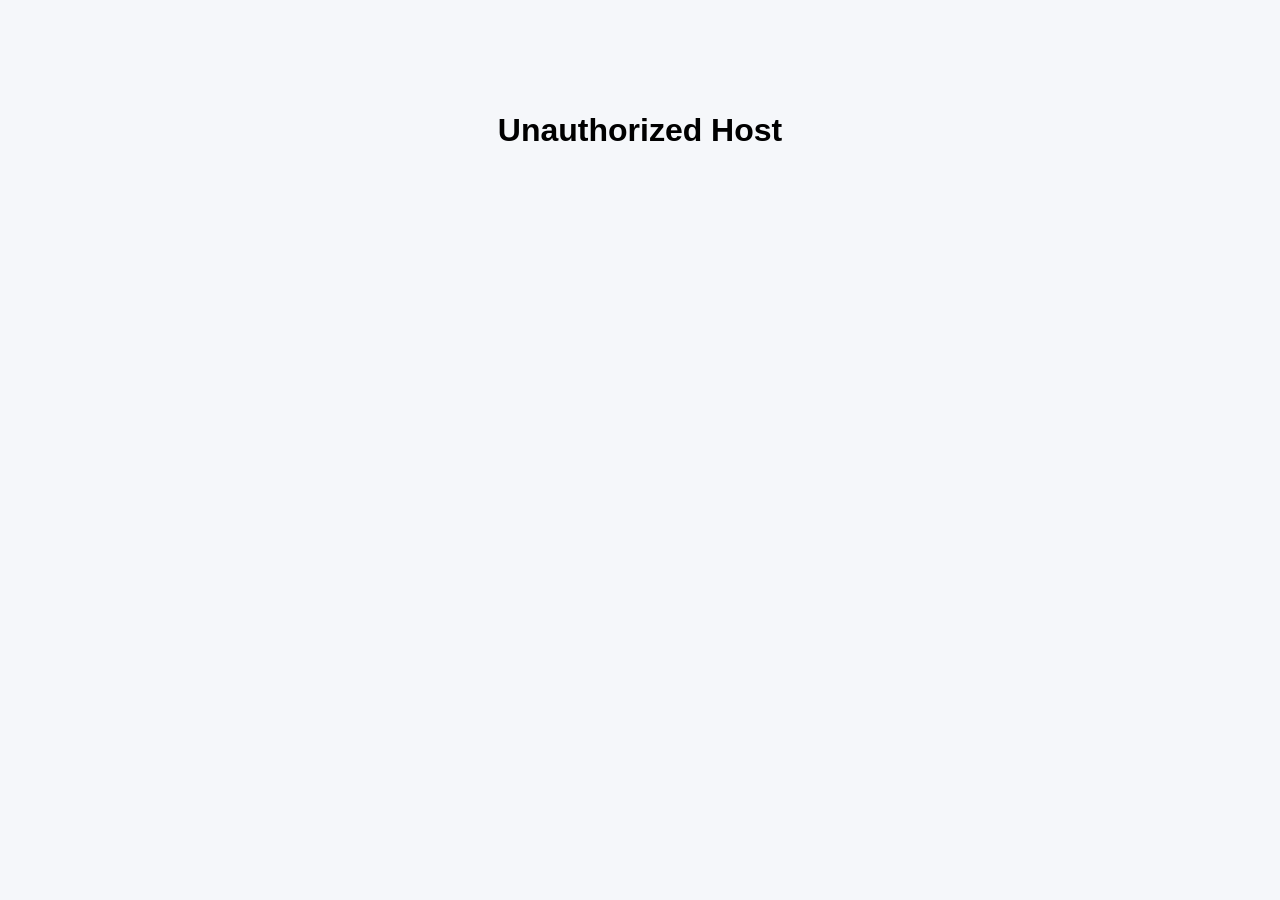
<file: index.html>
<!DOCTYPE html>
<html lang="en">
<head>
    <meta charset="UTF-8">
    <meta name="viewport" content="width=device-width, initial-scale=1.0">
    <title>Calcela - Universal Online Calculator Hub</title>
    <meta name="description" content="Your one-stop destination for all types of calculators. From LLM token & cost estimators to financial calculators, math tools, and specialized converters - all free and easy to use.">
    <meta name="keywords" content="online calculator, universal calculator, LLM token calculator, AI cost estimator, financial calculator, compound interest calculator, simple interest calculator, math calculator, unit converter, percentage calculator, loan calculator, mortgage calculator, investment calculator, scientific calculator, free calculator tools">
    <meta name="author" content="Calcela">
    <meta name="robots" content="index, follow">
    
    <meta http-equiv="Content-Security-Policy" content="default-src 'self'; script-src 'self' 'unsafe-inline' https://cdn.jsdelivr.net https://cdnjs.cloudflare.com https://static.cloudflareinsights.com; style-src 'self' 'unsafe-inline' https://fonts.googleapis.com; font-src 'self' https://fonts.gstatic.com; img-src 'self' data: https:; connect-src 'self' https:;">
    <meta property="og:title" content="Calcela - Universal Online Calculator Hub">
    <meta property="og:description" content="Complete collection of online calculators: LLM tokens, AI costs, finance, math, and more. All tools are free and instantly accessible.">
    <meta property="og:type" content="website">
    <meta property="og:url" content="https://calcela.com">
    <meta property="og:image" content="https://calcela.com/preview.png">
    <meta property="og:site_name" content="Calcela">
    <meta name="twitter:card" content="summary_large_image">
    <meta name="twitter:title" content="Calcela - Universal Calculator Hub">
    <meta name="twitter:description" content="LLM tokens, AI costs, finance, math - every calculator you need in one place. Free and instant.">
    <meta name="twitter:image" content="https://calcela.com/preview.png">
    <meta name="theme-color" content="#2563eb">
    <meta name="apple-mobile-web-app-capable" content="yes">
    <meta name="apple-mobile-web-app-status-bar-style" content="default">
    <meta name="apple-mobile-web-app-title" content="Calcela">
    
    <script type="application/ld+json">
    {
        "@context": "https://schema.org",
        "@type": "WebApplication",
        "name": "Calcela",
        "url": "https://calcela.com",
        "description": "Universal online calculator hub with tools for LLM tokens, AI costs, finance, math, and more",
        "applicationCategory": "UtilitiesApplication",
        "operatingSystem": "Web Browser",
        "offers": {
            "@type": "Offer",
            "price": "0",
            "priceCurrency": "USD"
        },
        "creator": {
            "@type": "Organization",
            "name": "Calcela"
        }
    }
    </script>
    
    <link rel="icon" href="/wicon.png" type="image/png">
    <link rel="apple-touch-icon" href="/wicon.png">
    <link rel="canonical" href="https://calcela.com">
    
    <link rel="preconnect" href="https://fonts.googleapis.com">
    <link rel="preconnect" href="https://fonts.gstatic.com" crossorigin>
    <link href="https://fonts.googleapis.com/css2?family=Inter:wght@300;400;500;600;700&family=Poppins:wght@600;700&display=swap" rel="stylesheet">

    
    <link rel="stylesheet" href="css/header.css">
    <link rel="stylesheet" href="css/main.css">
</head>
<body>

<script defer src='https://static.cloudflareinsights.com/beacon.min.js' data-cf-beacon='{"token": "80df5c09098340d0b9309ba085b48ab1"}'></script>

    
    <header class="universal-header" role="banner">
        <div class="header-container">
            <div class="header-left">
                <a href="/index.html" class="brand-name" aria-label="CALCELA - Home">CALCELA</a>
                <div class="nav-divider" aria-hidden="true"></div>
                <a href="/index.html" class="home-button" aria-label="Go to home page">
                    <svg class="home-icon" viewBox="0 0 24 24" fill="none" stroke="currentColor" stroke-width="2" stroke-linecap="round" stroke-linejoin="round"><path d="M3 9l9-7 9 7v11a2 2 0 0 1-2 2H5a2 2 0 0 1-2-2z"></path><polyline points="9 22 9 12 15 12 15 22"></polyline></svg>
                    <span>Home</span>
                </a>
            </div>
            <div class="search-wrapper">
                <div class="search-container" role="search">
                    <input type="search" class="search-input" placeholder="Search calculators..." id="calculatorSearch" aria-label="Search for calculators" aria-autocomplete="list" aria-controls="searchResults" autocomplete="off" spellcheck="false" maxlength="100">
                    <svg class="search-icon" viewBox="0 0 24 24" fill="none" stroke="currentColor" stroke-width="2" stroke-linecap="round" stroke-linejoin="round"><circle cx="11" cy="11" r="8"></circle><path d="m21 21-4.35-4.35"></path></svg>
                    <div class="search-results" id="searchResults" role="listbox" aria-label="Search results"></div>
                </div>
            </div>
        </div>
    </header>

    <main class="main-content">
        <div class="hero-section">
            <h1 class="logo-large">CALCELA</h1>
            <p class="tagline">Simple tools for complex calculations</p>
            <div class="main-search-container">
                <input type="search" class="main-search-input" placeholder="Search for a calculator..." id="mainSearchInput" aria-label="Search for calculators" autocomplete="off" spellcheck="false">
                <svg class="main-search-icon" viewBox="0 0 24 24" fill="none" stroke="currentColor" stroke-width="2" stroke-linecap="round" stroke-linejoin="round"><circle cx="11" cy="11" r="8"></circle><path d="m21 21-4.35-4.35"></path></svg>
                <div class="main-search-results" id="mainSearchResults"></div>
            </div>
        </div>
        <div class="calculators-section">
            <div class="calculator-grid" id="calculatorGrid"></div>
            <div class="pagination hidden" id="pagination">
                <button class="pagination-button" id="prevButton" onclick="changePage(-1)">Previous</button>
                <span class="pagination-info" id="pageInfo"></span>
                <button class="pagination-button" id="nextButton" onclick="changePage(1)">Next</button>
            </div>
        </div>
    </main>

    <section class="feedback-section">
        <div class="feedback-content">
            <h2 class="feedback-title">Help Us Improve</h2>
            <p class="feedback-description">Have suggestions for new calculators or improvements? We'd love to hear from you! Your feedback helps us build better tools for everyone.</p>
            <a href="https://docs.google.com/forms/d/e/1FAIpQLSdqwYWANLTQBnfau6lQrOpZYT2dyHbi5gJw74q65mUtaNNFPQ/viewform?usp=dialog" target="_blank" rel="noopener noreferrer" class="feedback-button">
                <svg width="20" height="20" viewBox="0 0 24 24" fill="none" stroke="currentColor" stroke-width="2" stroke-linecap="round" stroke-linejoin="round"><path d="M21 11.5a8.38 8.38 0 0 1-.9 3.8 8.5 8.5 0 0 1-7.6 4.7 8.38 8.38 0 0 1-3.8-.9L3 21l1.9-5.7a8.38 8.38 0 0 1-.9-3.8 8.5 8.5 0 0 1 4.7-7.6 8.38 8.38 0 0 1 3.8-.9h.5a8.48 8.48 0 0 1 8 8v.5z"></path></svg>
                Share Your Feedback
            </a>
        </div>
    </section>
  <link rel="stylesheet" href="css/legal.css">
    <footer class="site-footer">
        <div class="footer-links">
            <a href="about">About & Contact</a>
            <a href="terms">Terms of Service</a>
            <a href="privacy">Privacy Policy</a>
            <a href="directory">All Calculators</a>
        </div>
        <div class="footer-copyright">
            © 2025 Calcela. All Rights Reserved.
        </div>
    </footer>
</body>
</html>



    
    
    
    <script src="js/calc.js"></script>
    
    
    <script src="js/calculators-database.js"></script>
    
    
    <script src="js/header-search.js" defer></script>
    <script src="js/main-app.js" defer></script>
</body>
</html>
</file>
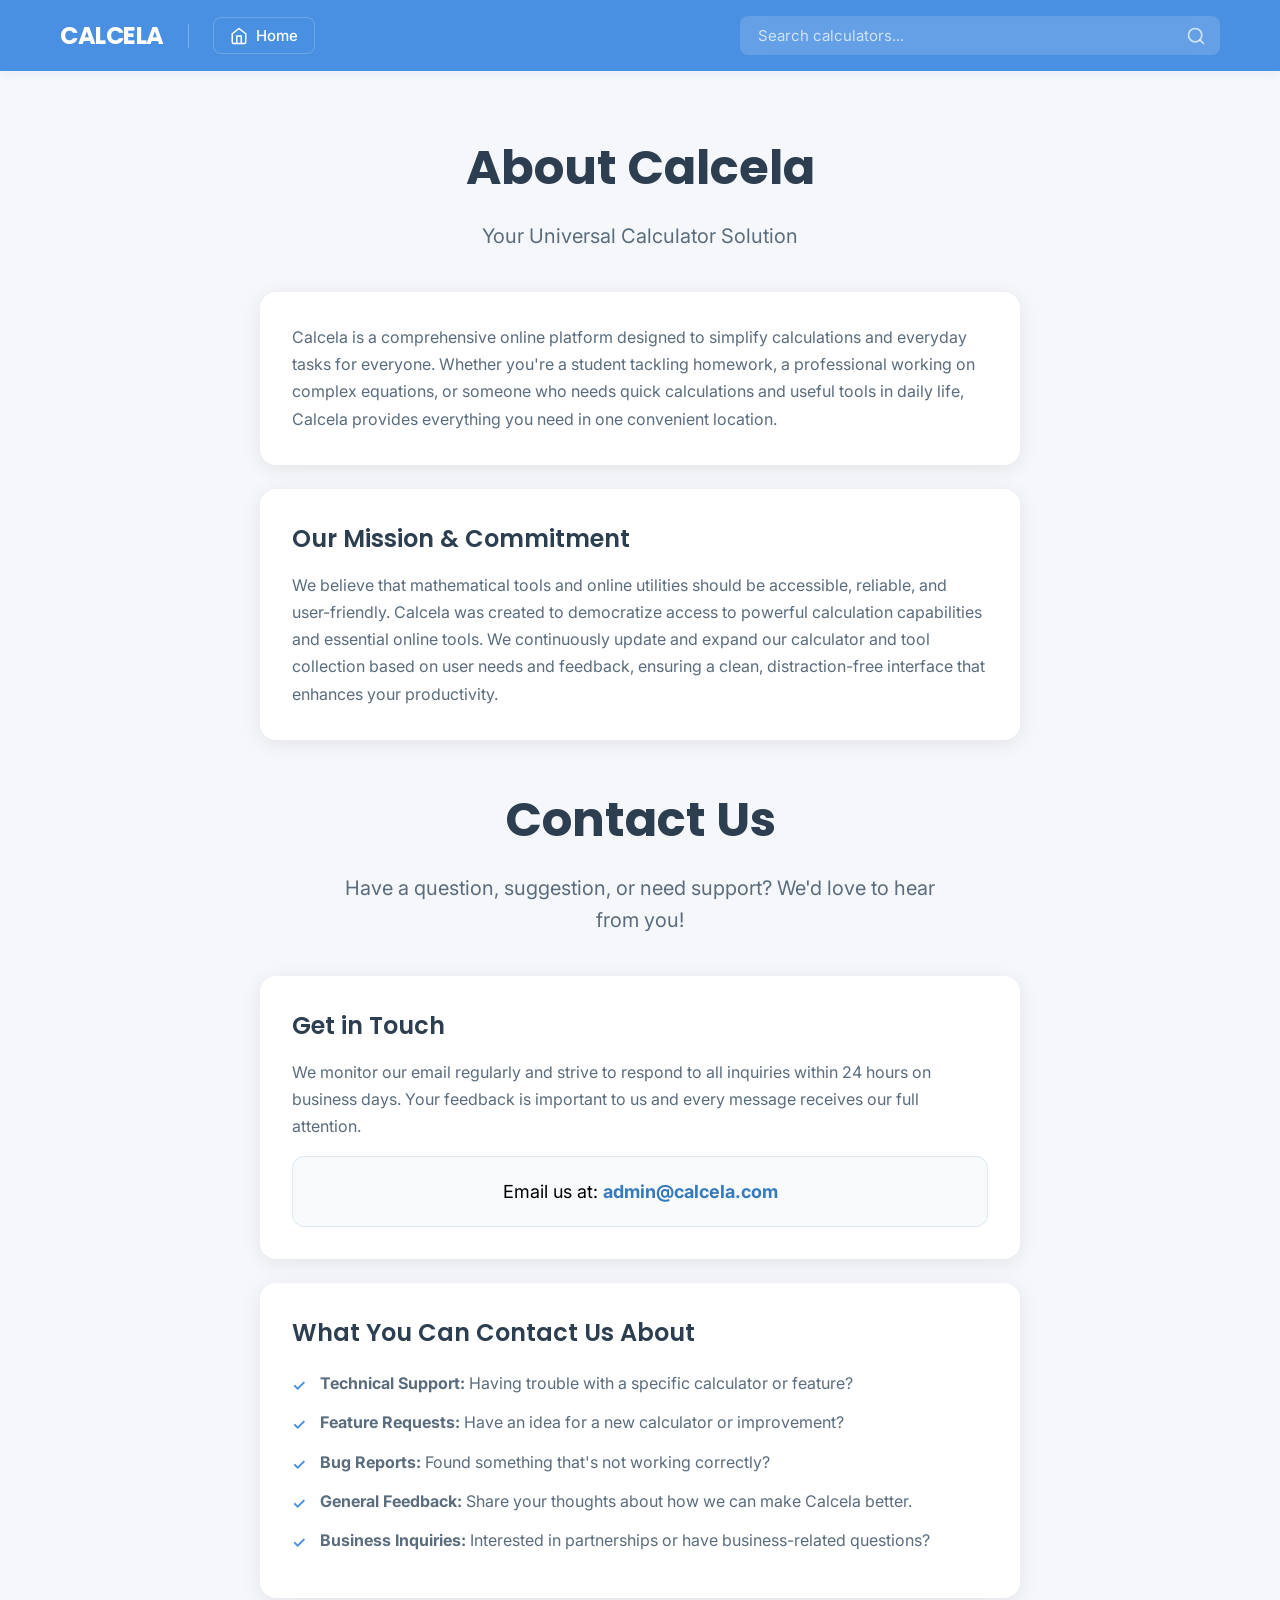
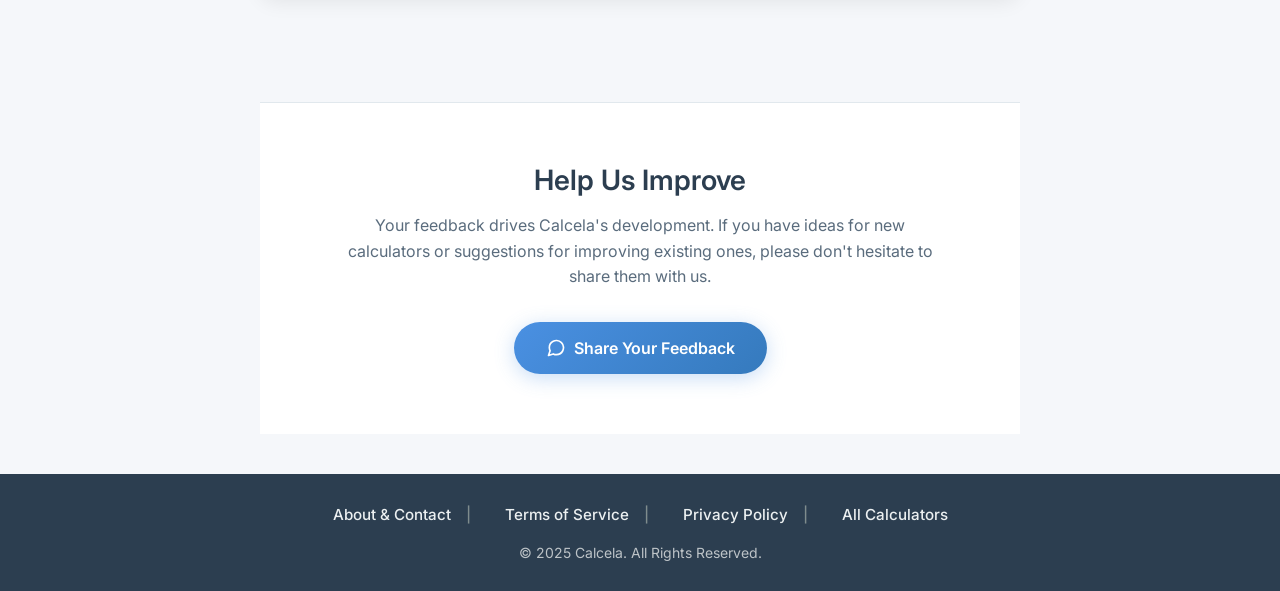
<file: about.html>
<!DOCTYPE html>
<html lang="en">
<head>
    <meta charset="UTF-8">
    <meta name="viewport" content="width=device-width, initial-scale=1.0">
    <title>About & Contact - Calcela</title>
    <link rel="preconnect" href="https://fonts.googleapis.com">
    <link rel="preconnect" href="https://fonts.gstatic.com" crossorigin>
    <link href="https://fonts.googleapis.com/css2?family=Inter:wght@400;500;600;700&family=Poppins:wght@600;700&display=swap" rel="stylesheet">
        <link rel="stylesheet" href="css/header.css">

    <style>
        /* --- ALL CSS IS EMBEDDED HERE --- */

        /* Original Base CSS */
        * {
            margin: 0;
            padding: 0;
            box-sizing: border-box;
        }

        body {
            font-family: 'Inter', -apple-system, BlinkMacSystemFont, 'Segoe UI', Roboto, sans-serif;
            background-color: #f5f7fa;
            min-height: 100vh;
            display: flex;
            flex-direction: column;
            -webkit-font-smoothing: antialiased;
            -moz-osx-font-smoothing: grayscale;
        }

        .main-content {
            flex: 1;
            display: flex;
            flex-direction: column;
            align-items: center;
            padding: 40px 20px;
        }

        .feedback-section {
            width: 100%;
            background: white;
            padding: 60px 20px;
            text-align: center;
            border-top: 1px solid #e1e8ed;
            margin-top: 80px;
        }

        .feedback-content {
            max-width: 600px;
            margin: 0 auto;
        }

        .feedback-title {
            font-size: 28px;
            font-weight: 600;
            color: #2c3e50;
            margin-bottom: 16px;
        }

        .feedback-description {
            font-size: 16px;
            color: #5a6c7d;
            margin-bottom: 32px;
            line-height: 1.6;
        }

        .feedback-button {
            display: inline-flex;
            align-items: center;
            gap: 8px;
            background: linear-gradient(135deg, #4a90e2 0%, #357abd 100%);
            color: white;
            padding: 16px 32px;
            border-radius: 50px;
            text-decoration: none;
            font-weight: 600;
            font-size: 16px;
            transition: all 0.3s ease;
            box-shadow: 0 4px 20px rgba(74, 144, 226, 0.3);
        }

        .feedback-button:hover {
            transform: translateY(-2px);
            box-shadow: 0 6px 24px rgba(74, 144, 226, 0.4);
        }

        /* Additional CSS for Page Structure */
        .page-container {
            width: 100%;
            max-width: 900px;
            margin: 0 auto;
        }

        .page-header {
            text-align: center;
            padding: 20px 20px 40px; /* Adjusted padding for no header */
        }

        .page-title {
            font-size: 48px;
            font-weight: 700;
            color: #2c3e50;
            margin-bottom: 16px;
            font-family: 'Poppins', sans-serif;
        }

        .page-subtitle {
            font-size: 20px;
            color: #5a6c7d;
            max-width: 600px;
            margin: 0 auto;
            font-weight: 400;
            line-height: 1.6;
        }

        .content-card {
            background: white;
            border-radius: 16px;
            padding: 32px;
            box-shadow: 0 4px 20px rgba(0, 0, 0, 0.08);
            margin-bottom: 24px;
        }

        .content-card h2 {
            font-size: 24px;
            font-weight: 600;
            color: #2c3e50;
            margin-bottom: 16px;
            font-family: 'Poppins', sans-serif;
        }

        .content-card p, .content-card li {
            font-size: 16px;
            color: #5a6c7d;
            line-height: 1.7;
        }

        .content-card ul {
            list-style-type: none;
            padding-left: 0;
            margin-top: 20px;
        }

        .content-card li {
            padding-left: 28px;
            position: relative;
            margin-bottom: 12px;
        }

        .content-card li::before {
            content: '✓';
            position: absolute;
            left: 0;
            top: 2px;
            color: #4a90e2;
            font-weight: 600;
        }

        .contact-info {
            font-size: 18px;
            text-align: center;
            padding: 24px;
            background-color: #f8fafc;
            border-radius: 12px;
            border: 1px solid #e1e8ed;
            margin-top: 16px;
        }

        .contact-info a {
            color: #357abd;
            font-weight: 600;
            text-decoration: none;
        }

        /* Media Queries */
        @media (max-width: 768px) {
            .page-title { font-size: 36px; }
            .page-subtitle { font-size: 18px; }
            .page-header { padding: 20px; }
            .feedback-section { padding: 40px 20px; margin-top: 60px; }
            .feedback-title { font-size: 24px; }
        }

        @media (max-width: 480px) {
            .page-title { font-size: 32px; }
            .page-subtitle { font-size: 16px; }
            .content-card { padding: 24px; }
            .feedback-button { padding: 14px 28px; font-size: 15px; }
        }
    </style>
</head>
<body>

<script defer src='https://static.cloudflareinsights.com/beacon.min.js' data-cf-beacon='{"token": "80df5c09098340d0b9309ba085b48ab1"}'></script>

</head>
<body>
    <header class="universal-header" role="banner">
        <div class="header-container">
            <div class="header-left">
                <a href="/index" class="brand-name" aria-label="CALCELA - Home">CALCELA</a>
                <div class="nav-divider" aria-hidden="true"></div>
                <a href="/index" class="home-button" aria-label="Go to home page">
                    <svg class="home-icon" viewBox="0 0 24 24" fill="none" stroke="currentColor" stroke-width="2" stroke-linecap="round" stroke-linejoin="round">
                        <path d="M3 9l9-7 9 7v11a2 2 0 0 1-2 2H5a2 2 0 0 1-2-2z"></path>
                        <polyline points="9 22 9 12 15 12 15 22"></polyline>
                    </svg>
                    <span>Home</span>
                </a>
            </div>
            <div class="search-wrapper">
                <div class="search-container" role="search">
                    <input type="search" class="search-input" placeholder="Search calculators..." id="calculatorSearch" aria-label="Search for calculators" aria-autocomplete="list" aria-controls="searchResults" autocomplete="off" spellcheck="false" maxlength="100">
                    <svg class="search-icon" viewBox="0 0 24 24" fill="none" stroke="currentColor" stroke-width="2" stroke-linecap="round" stroke-linejoin="round">
                        <circle cx="11" cy="11" r="8"></circle>
                        <path d="m21 21-4.35-4.35"></path>
                    </svg>
                    <div class="search-results" id="searchResults" role="listbox" aria-label="Search results"></div>
                </div>
            </div>
        </div>
    </header>

    <div class="main-content">
        <div class="page-container">

            
            <section id="about">
                <header class="page-header">
                    <h1 class="page-title">About Calcela</h1>
                    <p class="page-subtitle">Your Universal Calculator Solution</p>
                </header>

<div class="content-card">                     
                    <p>Calcela is a comprehensive online platform designed to simplify calculations and everyday tasks for everyone. Whether you're a student tackling homework, a professional working on complex equations, or someone who needs quick calculations and useful tools in daily life, Calcela provides everything you need in one convenient location.</p>                 
                </div>                  
                <div class="content-card">                     
                    <h2>Our Mission & Commitment</h2>                     
                    <p>We believe that mathematical tools and online utilities should be accessible, reliable, and user-friendly. Calcela was created to democratize access to powerful calculation capabilities and essential online tools. We continuously update and expand our calculator and tool collection based on user needs and feedback, ensuring a clean, distraction-free interface that enhances your productivity.</p>                 
                </div>             
            </section>

            
            <section id="contact">
                <header class="page-header">
                    <h1 class="page-title">Contact Us</h1>
                    <p class="page-subtitle">Have a question, suggestion, or need support? We'd love to hear from you!</p>
                </header>

                <div class="content-card">
                    <h2>Get in Touch</h2>
                    <p>We monitor our email regularly and strive to respond to all inquiries within 24 hours on business days. Your feedback is important to us and every message receives our full attention.</p>
                    <div class="contact-info">
                        Email us at: <a href="mailto:admin@calcela.com"><strong>admin@calcela.com</strong></a>
                    </div>
                </div>

                <div class="content-card">
                    <h2>What You Can Contact Us About</h2>
                    <ul>
                        <li><strong>Technical Support:</strong> Having trouble with a specific calculator or feature?</li>
                        <li><strong>Feature Requests:</strong> Have an idea for a new calculator or improvement?</li>
                        <li><strong>Bug Reports:</strong> Found something that's not working correctly?</li>
                        <li><strong>General Feedback:</strong> Share your thoughts about how we can make Calcela better.</li>
                        <li><strong>Business Inquiries:</strong> Interested in partnerships or have business-related questions?</li>
                    </ul>
                </div>
            </section>
        </div>

        
        <section class="feedback-section">
            <div class="feedback-content">
                <h2 class="feedback-title">Help Us Improve</h2>
                <p class="feedback-description">Your feedback drives Calcela's development. If you have ideas for new calculators or suggestions for improving existing ones, please don't hesitate to share them with us.</p>
                <a href="https://docs.google.com/forms/d/e/1FAIpQLSdqwYWANLTQBnfau6lQrOpZYT2dyHbi5gJw74q65mUtaNNFPQ/viewform?usp=dialog" target="_blank" rel="noopener noreferrer" class="feedback-button">
                    <svg width="20" height="20" viewBox="0 0 24 24" fill="none" stroke="currentColor" stroke-width="2" stroke-linecap="round" stroke-linejoin="round"><path d="M21 11.5a8.38 8.38 0 0 1-.9 3.8 8.5 8.5 0 0 1-7.6 4.7 8.38 8.38 0 0 1-3.8-.9L3 21l1.9-5.7a8.38 8.38 0 0 1-.9-3.8 8.5 8.5 0 0 1 4.7-7.6 8.38 8.38 0 0 1 3.8-.9h.5a8.48 8.48 0 0 1 8 8v.5z"></path></svg>
                    Share Your Feedback
                </a>
            </div>
        </section>
    </div>
  <link rel="stylesheet" href="css/legal.css">

    <footer class="site-footer">
        <div class="footer-links">
            <a href="about">About & Contact</a>
            <a href="terms">Terms of Service</a>
            <a href="privacy">Privacy Policy</a>
            <a href="directory">All Calculators</a>
        </div>
        <div class="footer-copyright">
            © 2025 Calcela. All Rights Reserved.
        </div>
    </footer>

    <script src="js/calculators-database.js"></script>
        <script src="js/header-search.js"></script>


</body>
</html>
</file>
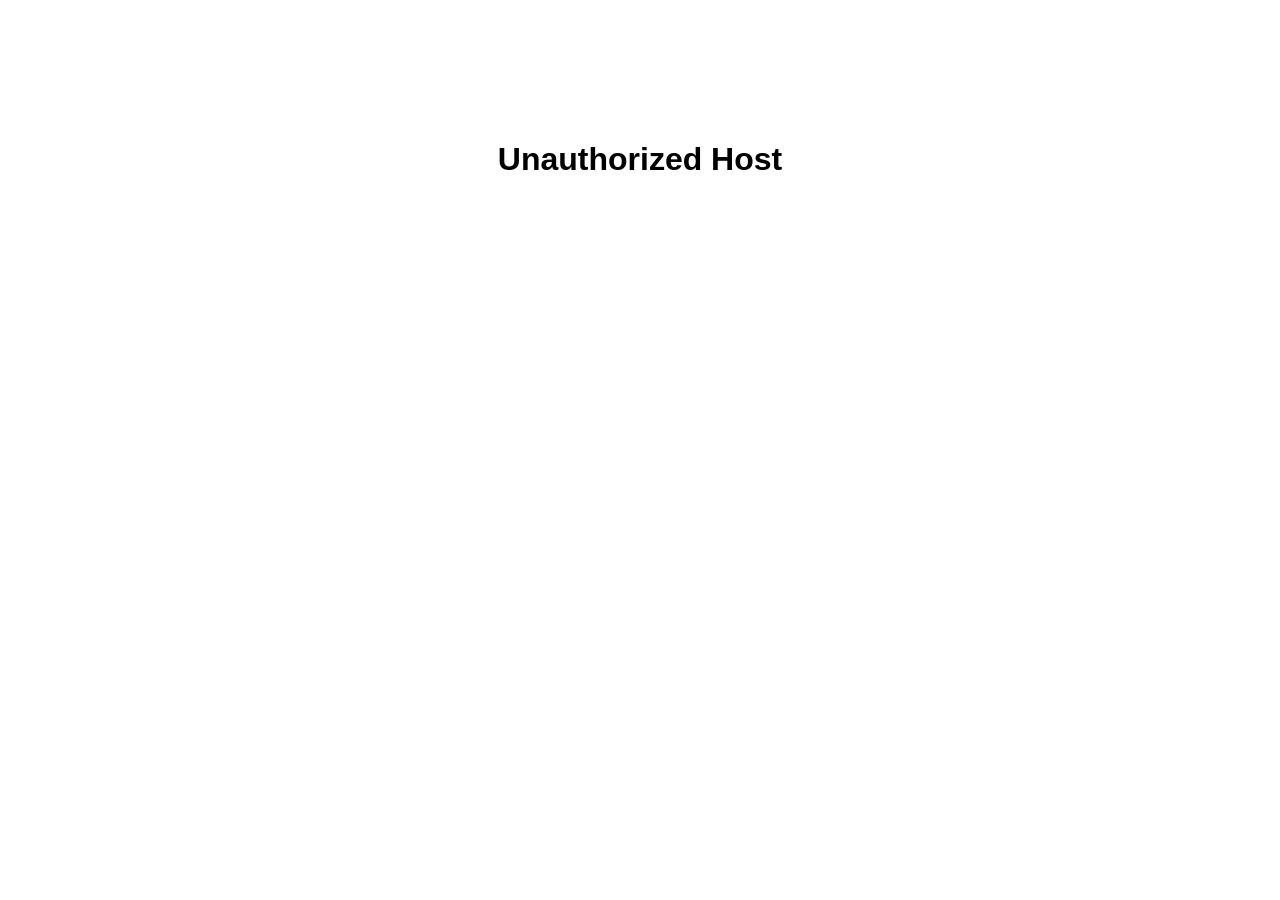
<file: bmi-calculator.html>
<!DOCTYPE html>
<html lang="en">
<head>
    <meta charset="UTF-8">
    <meta name="viewport" content="width=device-width, initial-scale=1.0">
    <title>BMI Calculator - Calcela</title>
    <meta name="description" content="Free BMI calculator with instant results. Calculate your Body Mass Index, understand your weight category, and get personalized health insights. Supports both metric and imperial units.">
    <meta name="keywords" content="BMI calculator, body mass index, weight calculator, health calculator, BMI chart, obesity calculator, healthy weight, BMI ranges, metric BMI, imperial BMI">
    <meta name="author" content="Calcela">
    <meta name="robots" content="index, follow">

    <meta property="og:title" content="BMI Calculator - Calcela">
    <meta property="og:description" content="Calculate your BMI instantly. Free Body Mass Index calculator with health insights, BMI categories, and personalized recommendations.">
    <meta property="og:type" content="website">
    <meta property="og:url" content="https://calcela.com/bmi-calculator">
    <meta property="og:image" content="https://calcela.com/preview.png">
    <meta property="og:site_name" content="Calcela">

    <meta name="twitter:card" content="summary_large_image">
    <meta name="twitter:title" content="BMI Calculator - Calcela">
    <meta name="twitter:description" content="Free BMI calculator with instant results. Calculate Body Mass Index and understand your weight category.">
    <meta name="twitter:image" content="https://calcela.com/preview.png">

    <link rel="icon" href="/wicon.png" type="image/png">
    <link rel="canonical" href="https://calcela.com/bmi-calculator">

    <script type="application/ld+json">
    {
        "@context": "https://schema.org",
        "@type": "WebApplication",
        "name": "BMI Calculator - Body Mass Index Calculator",
        "description": "A free online BMI calculator to determine Body Mass Index. Supports metric and imperial units with instant results, health categories, and personalized insights.",
        "applicationCategory": "HealthApplication",
        "operatingSystem": "All",
        "url": "https://calcela.com/bmi-calculator",
        "offers": {
            "@type": "Offer",
            "price": "0",
            "priceCurrency": "USD"
        },
        "featureList": [
            "BMI calculation",
            "Metric and imperial units",
            "Weight category classification",
            "Visual BMI scale",
            "Health recommendations",
            "BMI chart reference",
            "Mobile responsive",
            "Instant results"
        ]
    }
    </script>

    
    <script type="application/ld+json">
    {
        "@context": "https://schema.org",
        "@type": "FAQPage",
        "mainEntity": [{
            "@type": "Question",
            "name": "What is a healthy BMI range?",
            "acceptedAnswer": {
                "@type": "Answer",
                "text": "A healthy BMI range is 18.5 to 24.9. Below 18.5 is considered underweight, 25-29.9 is overweight, and 30 or above is obese according to WHO guidelines."
            }
        },{
            "@type": "Question",
            "name": "Is BMI accurate for everyone?",
            "acceptedAnswer": {
                "@type": "Answer",
                "text": "BMI is a useful screening tool but has limitations. It doesn't distinguish between muscle and fat mass, so athletes may have high BMI despite being healthy. It's also less accurate for elderly people, pregnant women, and children."
            }
        },{
            "@type": "Question",
            "name": "How is BMI calculated?",
            "acceptedAnswer": {
                "@type": "Answer",
                "text": "BMI is calculated by dividing weight in kilograms by height in meters squared (kg/m²). For imperial units, multiply weight in pounds by 703 and divide by height in inches squared."
            }
        }]
    }
    </script>

    <link href="https://fonts.googleapis.com/css2?family=Inter:wght@400;500;600&display=swap" rel="stylesheet">
    <link href="https://fonts.googleapis.com/css2?family=Poppins:wght@600;700&family=Inter:wght@400;500;600&display=swap" rel="stylesheet">
    
    <link rel="stylesheet" href="css/header.css">
    <link rel="stylesheet" href="css/bmi-calculator.css">
</head>
<script defer src='https://static.cloudflareinsights.com/beacon.min.js' data-cf-beacon='{"token": "80df5c09098340d0b9309ba085b48ab1"}'></script>

<body>
    
    <header class="universal-header" role="banner">
        <div class="header-container">
            <div class="header-left">
                <a href="/index" class="brand-name" aria-label="CALCELA - Home">CALCELA</a>
                <div class="nav-divider" aria-hidden="true"></div>
                <a href="/index" class="home-button" aria-label="Go to home page">
                    <svg class="home-icon" viewBox="0 0 24 24" fill="none" stroke="currentColor" stroke-width="2" stroke-linecap="round" stroke-linejoin="round"><path d="M3 9l9-7 9 7v11a2 2 0 0 1-2 2H5a2 2 0 0 1-2-2z"></path><polyline points="9 22 9 12 15 12 15 22"></polyline></svg>
                    <span>Home</span>
                </a>
            </div>
            <div class="search-wrapper">
                <div class="search-container" role="search">
                    <input type="search" class="search-input" placeholder="Search calculators..." id="calculatorSearch" aria-label="Search for calculators" autocomplete="off">
                    <svg class="search-icon" viewBox="0 0 24 24" fill="none" stroke="currentColor" stroke-width="2" stroke-linecap="round" stroke-linejoin="round"><circle cx="11" cy="11" r="8"></circle><path d="m21 21-4.35-4.35"></path></svg>
                    <div class="search-results" id="searchResults" role="listbox"></div>
                </div>
            </div>
        </div>
    </header>

    <div class="main-container">
        
        <div class="calculator-container">
            <div class="main-heading">
                <h1>BMI Calculator</h1>
                <p>Calculate your Body Mass Index and understand your weight category with personalized health insights designed for adults 18 and older.</p>
            </div>

            
            <div class="unit-toggle">
                <button class="unit-btn active" data-unit="metric">Metric</button>
                <button class="unit-btn" data-unit="imperial">Imperial</button>
            </div>

            
            <div class="calculator-inputs">
                
                <div class="input-group metric-inputs">
                    <div class="input-field">
                        <label for="height-cm">Height</label>
                        <div class="input-wrapper">
                            <input type="number" id="height-cm" value="170" min="50" max="300" step="1">
                            <span class="unit-label">cm</span>
                        </div>
                    </div>
                    <div class="input-field">
                        <label for="weight-kg">Weight</label>
                        <div class="input-wrapper">
                            <input type="number" id="weight-kg" value="70" min="10" max="500" step="0.1">
                            <span class="unit-label">kg</span>
                        </div>
                    </div>
                </div>

                
                <div class="input-group imperial-inputs hidden">
                    <div class="input-field">
                        <label>Height</label>
                        <div class="height-imperial">
                            <div class="input-wrapper">
                                <input type="number" id="height-ft" value="5" min="1" max="9" step="1">
                                <span class="unit-label">ft</span>
                            </div>
                            <div class="input-wrapper">
                                <input type="number" id="height-in" value="7" min="0" max="11" step="1">
                                <span class="unit-label">in</span>
                            </div>
                        </div>
                    </div>
                    <div class="input-field">
                        <label for="weight-lb">Weight</label>
                        <div class="input-wrapper">
                            <input type="number" id="weight-lb" value="154" min="20" max="1000" step="0.1">
                            <span class="unit-label">lbs</span>
                        </div>
                    </div>
                </div>

                <button id="calculate-btn" class="calculate-button">Calculate BMI</button>
                <button id="clear-btn" class="clear-button">Clear</button>
            </div>

            
            <div id="results-section" class="results-section hidden">
                <div class="bmi-result">
                    <h2>Your BMI</h2>
                    <div class="bmi-value" id="bmi-value">--</div>
                    <div class="bmi-category" id="bmi-category">--</div>
                </div>

                
                <div class="bmi-scale">
                    <div class="scale-bar">
                        <div class="scale-segment underweight"></div>
                        <div class="scale-segment normal"></div>
                        <div class="scale-segment overweight"></div>
                        <div class="scale-segment obese"></div>
                    </div>
                    <div class="scale-pointer" id="scale-pointer"></div>
                    <div class="scale-labels">
                        <span>Underweight<br>&lt;18.5</span>
                        <span>Normal<br>18.5-24.9</span>
                        <span>Overweight<br>25-29.9</span>
                        <span>Obese<br>≥30</span>
                    </div>
                </div>

                
                <div class="bmi-interpretation">
                    <h3>What This Means</h3>
                    <p id="interpretation-text"></p>
                    <div class="health-tips" id="health-tips"></div>
                </div>

                
                <div class="bmi-chart-reference">
                    <h3>BMI Categories</h3>
                    <table class="bmi-table">
                        <thead>
                            <tr>
                                <th>BMI Range</th>
                                <th>Category</th>
                                <th>Health Risk</th>
                            </tr>
                        </thead>
                        <tbody>
                            <tr class="underweight-row">
                                <td>&lt; 18.5</td>
                                <td>Underweight</td>
                                <td>Possible nutritional deficiency</td>
                            </tr>
                            <tr class="normal-row">
                                <td>18.5 - 24.9</td>
                                <td>Normal weight</td>
                                <td>Low risk</td>
                            </tr>
                            <tr class="overweight-row">
                                <td>25.0 - 29.9</td>
                                <td>Overweight</td>
                                <td>Increased risk</td>
                            </tr>
                            <tr class="obese-row">
                                <td>≥ 30.0</td>
                                <td>Obese</td>
                                <td>High risk</td>
                            </tr>
                        </tbody>
                    </table>
                </div>

                
                <div class="additional-info">
                    <div class="info-card">
                        <h4>Ideal Weight Range</h4>
                        <p id="ideal-weight-range">--</p>
                    </div>
                    <div class="info-card">
                        <h4>BMI Prime</h4>
                        <p id="bmi-prime">--</p>
                        <small>Ratio of your BMI to 25</small>
                    </div>
                </div>
            </div>

            
            <div class="disclaimer">
                <h3>Important Note</h3>
                <p>BMI is a screening tool and not a diagnostic measure. It doesn't account for muscle mass, bone density, overall body composition, or racial and sex differences. Athletes and people with muscular builds may have high BMI despite having low body fat. Consult healthcare professionals for comprehensive health assessments.</p>
            </div>
        </div>

        
        <article class="blog-section">
            <div class="blog-content">
                <h2>Understanding BMI: Your Body Mass Index Guide</h2>
                <p>Body Mass Index (BMI) is a widely used <strong>health screening tool</strong> that helps assess whether your weight falls within a healthy range for your height. Whether you need a BMI calculator for women or a BMI calculator for men, our BMI calculator provides <strong>instant results</strong> along with personalized insights to help you understand your health status better.</p>

                <h3>What is BMI?</h3>
                <p>BMI is a simple calculation using your height and weight. The formula is:</p>
                <ul>
                    <li><strong>Metric:</strong> BMI = weight (kg) ÷ height² (m²)</li>
                    <li><strong>Imperial:</strong> BMI = (weight (lbs) × 703) ÷ height² (inches²)</li>
                </ul>
                <p>This measurement provides a <strong>general indicator</strong> of whether you're at a healthy weight, though it's important to understand its limitations.</p>

                <h3>BMI Categories Explained</h3>
                <p>The World Health Organization (WHO) defines these BMI ranges:</p>
                <ul>
                    <li><strong>Underweight:</strong> BMI less than 18.5</li>
                    <li><strong>Normal weight:</strong> BMI 18.5 to 24.9</li>
                    <li><strong>Overweight:</strong> BMI 25 to 29.9</li>
                    <li><strong>Obese Class I:</strong> BMI 30 to 34.9</li>
                    <li><strong>Obese Class II:</strong> BMI 35 to 39.9</li>
                    <li><strong>Obese Class III:</strong> BMI 40 or greater</li>
                </ul>

                <h3>Why Calculate Your BMI?</h3>
                <p>Regular BMI monitoring helps you:</p>
                <ul>
                    <li>Track weight changes over time</li>
                    <li>Identify potential health risks early</li>
                    <li>Set realistic health and fitness goals</li>
                    <li>Make informed decisions about diet and exercise</li>
                    <li>Prepare for medical consultations</li>
                </ul>

                <h3>Health Implications by BMI Category</h3>
                <p><strong>Underweight (BMI < 18.5)</strong></p>
                <ul>
                    <li>May indicate malnutrition or underlying health conditions</li>
                    <li>Increased risk of osteoporosis and fractures</li>
                    <li>Potential fertility issues</li>
                    <li>Weakened immune system</li>
                </ul>

                <p><strong>Normal Weight (BMI 18.5-24.9)</strong></p>
                <ul>
                    <li>Generally associated with lowest health risks</li>
                    <li>Better energy levels and physical mobility</li>
                    <li>Lower risk of chronic diseases</li>
                    <li>Optimal range for most adults</li>
                </ul>

                <p><strong>Overweight (BMI 25-29.9)</strong></p>
                <ul>
                    <li>Increased risk of cardiovascular disease</li>
                    <li>Higher likelihood of developing type 2 diabetes</li>
                    <li>Elevated blood pressure risk</li>
                    <li>May experience joint problems</li>
                </ul>

                <p><strong>Obese (BMI ≥ 30)</strong></p>
                <ul>
                    <li>Significantly increased risk of heart disease</li>
                    <li>Higher risk of stroke and certain cancers</li>
                    <li>Sleep apnea and breathing problems</li>
                    <li>Metabolic syndrome complications</li>
                </ul>

                <h3>BMI Limitations to Consider</h3>
                <p>While BMI is useful, it has important limitations:</p>
                <ul>
                    <li><strong>Muscle vs. Fat:</strong> BMI doesn't distinguish between muscle and fat mass. Athletes may have high BMI despite low body fat.</li>
                    <li><strong>Body Composition:</strong> Doesn't account for bone density or overall body composition</li>
                    <li><strong>Age Factors:</strong> Less accurate for elderly people who may have lost muscle mass</li>
                    <li><strong>Ethnicity:</strong> Different ethnic groups may have varying health risks at the same BMI</li>
                </ul>

                <h3>Beyond BMI: Other Health Indicators</h3>
                <p>For a complete health picture, consider these additional measurements:</p>
                <ul>
                    <li><strong>Waist Circumference:</strong> Indicates abdominal fat distribution</li>
                    <li><strong>Waist-to-Hip Ratio:</strong> Assesses body fat distribution</li>
                    <li><strong>Body Fat Percentage:</strong> Direct measurement of fat vs. lean mass</li>
                    <li><strong>Blood Pressure:</strong> Cardiovascular health indicator</li>
                    <li><strong>Blood Tests:</strong> Cholesterol, glucose, and other markers</li>
                </ul>

                <h3>Using Our BMI Calculator Effectively</h3>
                <p>Our calculator offers several features to help you:</p>
                <ol>
                    <li><strong>Dual Unit Support:</strong> Switch between metric and imperial units easily</li>
                    <li><strong>Visual BMI Scale:</strong> See where you fall on the BMI spectrum</li>
                    <li><strong>Instant Results:</strong> Get your BMI calculation immediately</li>
                    <li><strong>Health Insights:</strong> Receive category-specific health information</li>
                    <li><strong>Ideal Weight Range:</strong> Discover your healthy weight target</li>
                </ol>

                <h3>Tips for Maintaining a Healthy BMI</h3>
                <p><strong>For Weight Gain (if underweight):</strong></p>
                <ul>
                    <li>Increase caloric intake with nutrient-dense foods</li>
                    <li>Add strength training to build muscle mass</li>
                    <li>Eat frequent, balanced meals</li>
                    <li>Consider consulting a nutritionist</li>
                </ul>

                <p><strong>For Weight Maintenance:</strong></p>
                <ul>
                    <li>Balance calorie intake with physical activity</li>
                    <li>Maintain regular exercise routine</li>
                    <li>Monitor portion sizes</li>
                    <li>Stay hydrated and get adequate sleep</li>
                </ul>

                <p><strong>For Weight Loss (if overweight/obese):</strong></p>
                <ul>
                    <li>Create a moderate caloric deficit</li>
                    <li>Combine cardio and strength training</li>
                    <li>Focus on whole, unprocessed foods</li>
                    <li>Set realistic, sustainable goals</li>
                </ul>

                <h3>When to Consult Healthcare Professionals</h3>
                <p>Seek medical advice if:</p>
                <ul>
                    <li>Your BMI indicates you're significantly underweight or obese</li>
                    <li>You experience unexplained weight changes</li>
                    <li>You have concerns about your health despite normal BMI</li>
                    <li>You're planning major dietary or exercise changes</li>
                    <li>You have existing health conditions</li>
                </ul>

                <h3>BMI for Special Populations</h3>
                <p><strong>Children and Teens:</strong> BMI calculations differ for young people and use age and gender-specific percentiles.</p>
                <p><strong>Pregnant Women:</strong> BMI calculations aren't applicable during pregnancy; consult healthcare providers for appropriate weight gain guidelines.</p>
                <p><strong>Elderly Adults:</strong> May benefit from slightly higher BMI (23-30) for better health outcomes.</p>
                <p><strong>Athletes:</strong> Should consider body composition analysis alongside BMI for accurate assessment.</p>

                <h3>Start Your Health Journey Today</h3>
                <p>Understanding your BMI is the first step toward better health awareness. Use our <strong>free BMI calculator</strong> to get instant results and personalized insights. Remember, BMI is just one tool in your health toolkit – combine it with other healthy lifestyle choices for optimal wellbeing.</p>
                <p>Whether you're tracking fitness progress, preparing for a health checkup, or simply curious about your health status, our BMI calculator provides <strong>easy-to-understand results</strong> for you to make informed decisions about your health.</p>
            </div>
        </article>
    </div>

    <link rel="stylesheet" href="css/legal.css">
    <footer class="site-footer">
        <div class="footer-links">
            <a href="about">About & Contact</a>
            <a href="terms">Terms of Service</a>
            <a href="privacy">Privacy Policy</a>
            <a href="directory">All Calculators</a>
        </div>
        <div class="footer-copyright">
            © 2025 Calcela. All Rights Reserved.
        </div>
    </footer>

    <script src="js/calc.js"></script>
    <script src="js/calculators-database.js"></script>
    <script src="js/header-search.js" defer></script>
    <script src="js/bmi-calculator.js" defer></script>
</body>
</html>
</file>
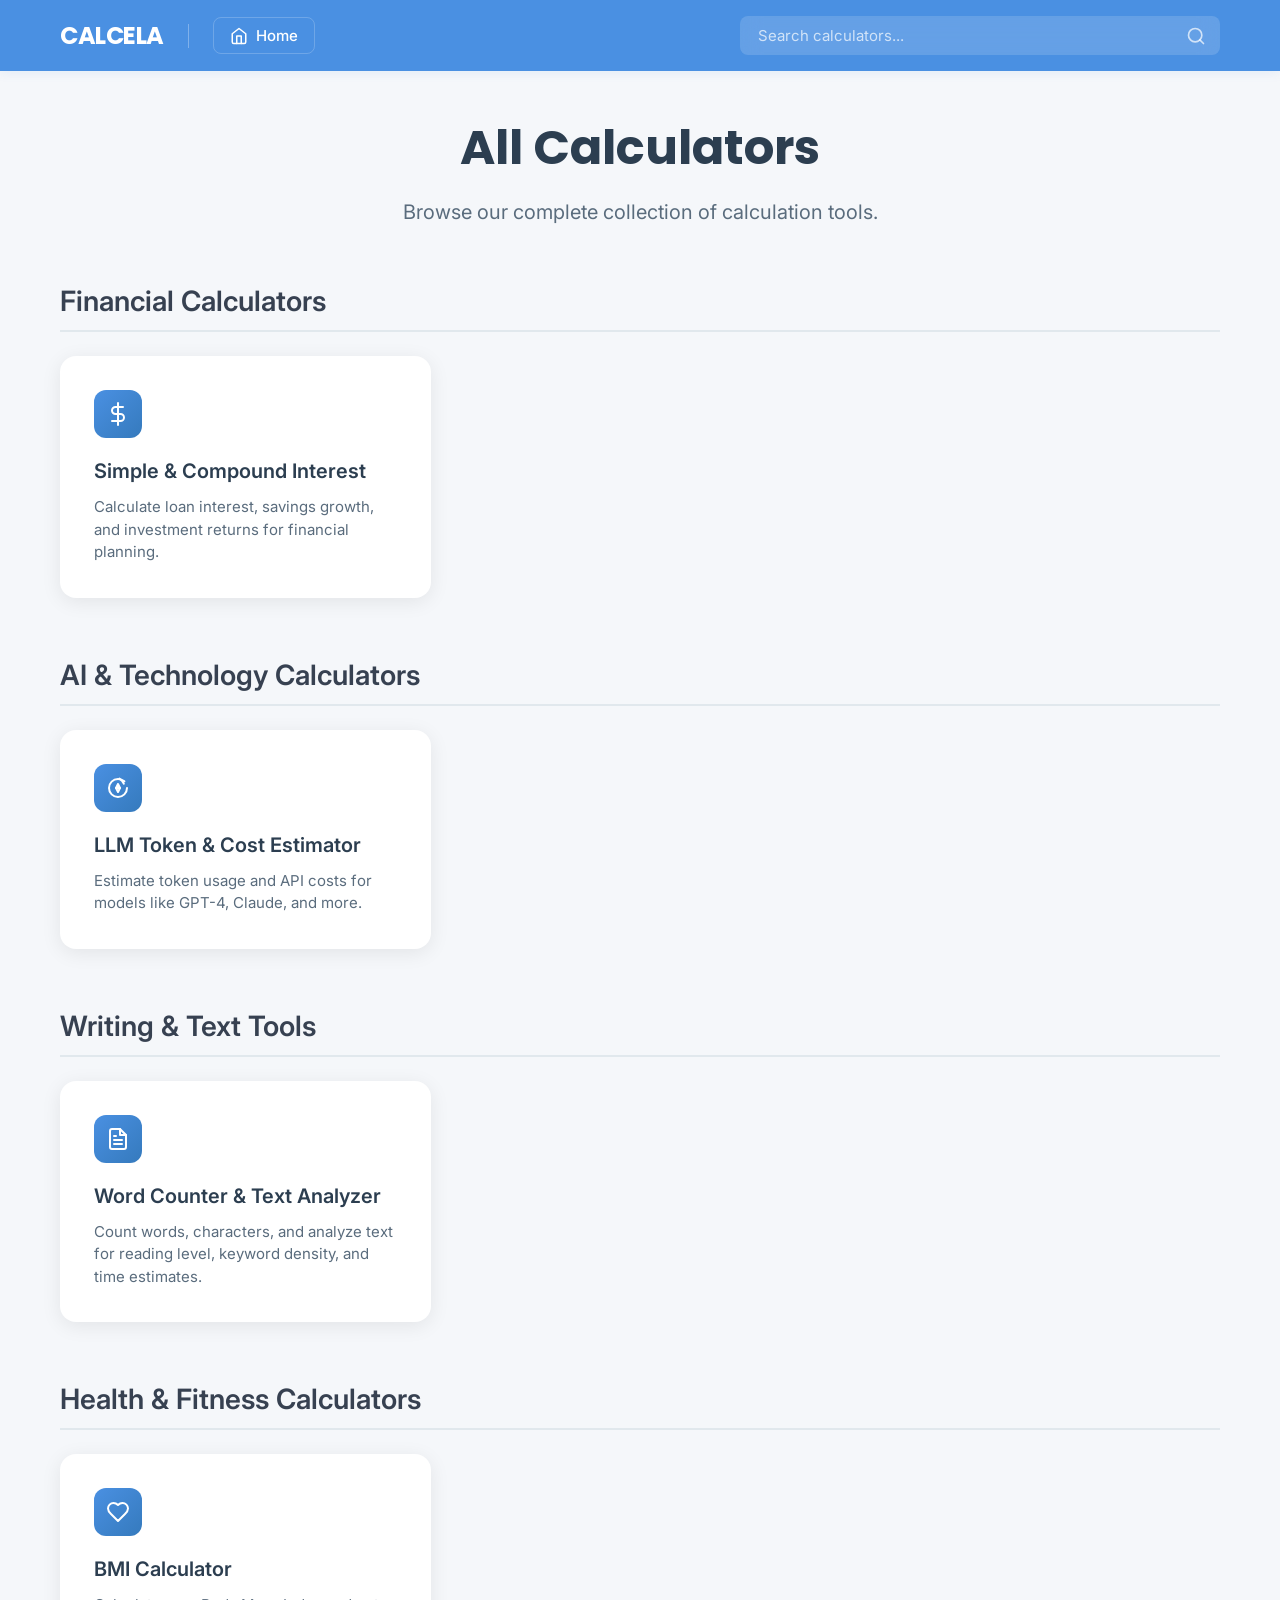
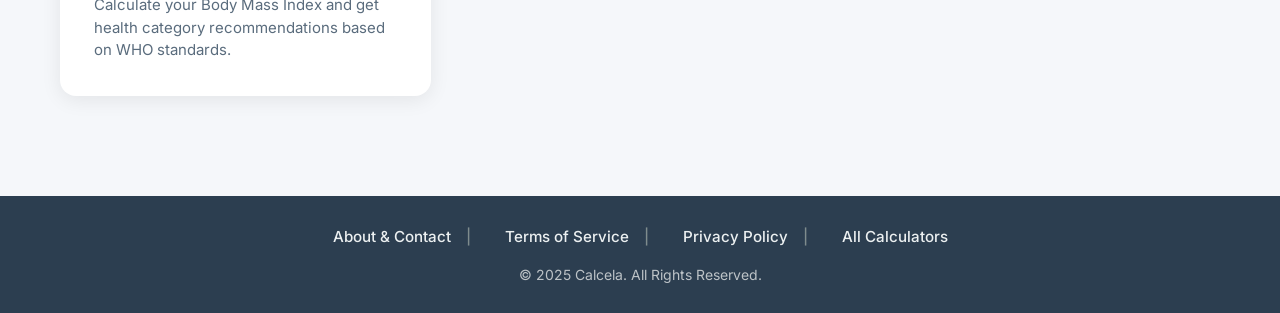
<file: directory.html>
<!DOCTYPE html>
<html lang="en">
<head>
    <meta charset="UTF-8">
    <meta name="viewport" content="width=device-width, initial-scale=1.0">
    <title>All Calculators - Calcela Directory</title>
    <meta name="description" content="Complete directory of all calculators available on Calcela. Browse our full collection of financial, AI, math, and specialized calculation tools.">
    <meta name="robots" content="index, follow">

    <link rel="canonical" href="https://calcela.com/directory.html">
    <link rel="icon" href="/wicon.png" type="image/png">

    <link rel="preconnect" href="https://fonts.googleapis.com">
    <link rel="preconnect" href="https://fonts.gstatic.com" crossorigin>
    <link href="https://fonts.googleapis.com/css2?family=Inter:wght@300;400;500;600;700&family=Poppins:wght@600;700&display=swap" rel="stylesheet">

    <link rel="stylesheet" href="css/header.css">
        <link rel="stylesheet" href="css/legal.css">


    
    <style>
        * {
            margin: 0;
            padding: 0;
            box-sizing: border-box;
        }

        body {
            font-family: 'Inter', -apple-system, BlinkMacSystemFont, 'Segoe UI', Roboto, sans-serif;
            background-color: #f5f7fa;
            min-height: 100vh;
            display: flex;
            flex-direction: column;
            -webkit-font-smoothing: antialiased;
            -moz-osx-font-smoothing: grayscale;
        }

        main {
            flex: 1;
        }


        .directory-container {
            width: 100%;
            max-width: 1200px;
            margin: 0 auto;
            padding: 40px 20px;
        }
        .directory-header {
            text-align: center;
            margin-bottom: 60px;
        }
        .directory-title {
            font-family: 'Poppins', sans-serif;
            font-size: 48px;
            font-weight: 700;
            color: #2c3e50;
            margin-bottom: 16px;
        }
        .directory-subtitle {
            font-size: 20px;
            color: #5a6c7d;
            max-width: 600px;
            margin: 0 auto;
        }
        .category-section {
            margin-bottom: 60px;
        }
        .category-title {
            font-size: 28px;
            font-weight: 600;
            color: #374151;
            margin-bottom: 24px;
            padding-bottom: 12px;
            border-bottom: 2px solid #e1e8ed;
        }

        .calculator-grid {
            display: grid;
            grid-template-columns: repeat(auto-fill, minmax(300px, 1fr));
            gap: 24px;
            width: 100%;
        }
        .calculator-card {
            background: white;
            border-radius: 16px;
            padding: 32px;
            box-shadow: 0 4px 20px rgba(0, 0, 0, 0.08);
            text-decoration: none;
            transition: all 0.3s ease;
            border: 2px solid transparent;
            display: flex;
            flex-direction: column;
        }
        .calculator-card:hover {
            transform: translateY(-4px);
            box-shadow: 0 8px 32px rgba(0, 0, 0, 0.12);
            border-color: #4a90e2;
        }
        .calculator-icon {
            width: 48px;
            height: 48px;
            background: linear-gradient(135deg, #4a90e2 0%, #357abd 100%);
            border-radius: 12px;
            display: flex;
            align-items: center;
            justify-content: center;
            margin-bottom: 20px;
            color: white;
        }
        .calculator-title {
            font-size: 20px;
            font-weight: 600;
            color: #2c3e50;
            margin-bottom: 12px;
            line-height: 1.3;
        }
        .calculator-description {
            font-size: 15px;
            color: #5a6c7d;
            line-height: 1.5;
        }


        @media (max-width: 768px) {
            .header-container { height: 64px; }
            .search-input { display: none; } 
            .search-icon { display: none; }
            .directory-header { margin-bottom: 40px; }
            .directory-title { font-size: 36px; }
            .directory-subtitle { font-size: 18px; }
            .category-title { font-size: 24px; }
            .calculator-grid { grid-template-columns: 1fr; gap: 16px; }
            .calculator-card { padding: 24px; }
        }
    </style>
</head>

<script defer src='https://static.cloudflareinsights.com/beacon.min.js' data-cf-beacon='{"token": "80df5c09098340d0b9309ba085b48ab1"}'></script>


<body>
    <header class="universal-header" role="banner">
        <div class="header-container">
            <div class="header-left">
                <a href="/index" class="brand-name" aria-label="CALCELA - Home">CALCELA</a>
                <div class="nav-divider" aria-hidden="true"></div>
                <a href="/index" class="home-button" aria-label="Go to home page">
                    <svg class="home-icon" viewBox="0 0 24 24" fill="none" stroke="currentColor" stroke-width="2" stroke-linecap="round" stroke-linejoin="round"><path d="M3 9l9-7 9 7v11a2 2 0 0 1-2 2H5a2 2 0 0 1-2-2z"></path><polyline points="9 22 9 12 15 12 15 22"></polyline></svg>
                    <span>Home</span>
                </a>
            </div>
            <div class="search-wrapper">
                <div class="search-container" role="search">
                    <input type="search" class="search-input" placeholder="Search calculators..." id="calculatorSearch" aria-label="Search for calculators" aria-autocomplete="list" aria-controls="searchResults" autocomplete="off" spellcheck="false" maxlength="100">
                    <svg class="search-icon" viewBox="0 0 24 24" fill="none" stroke="currentColor" stroke-width="2" stroke-linecap="round" stroke-linejoin="round"><circle cx="11" cy="11" r="8"></circle><path d="m21 21-4.35-4.35"></path></svg>
                    <div class="search-results" id="searchResults" role="listbox" aria-label="Search results"></div>
                </div>
            </div>
        </div>
    </header>

    <main class="directory-container">
        <div class="directory-header">
            <h1 class="directory-title">All Calculators</h1>
            <p class="directory-subtitle">Browse our complete collection of calculation tools.</p>
        </div>

        <section class="category-section">
            <h2 class="category-title">Financial Calculators</h2>
            <div class="calculator-grid">
                <a href="simple-compound-interest-calculator" class="calculator-card">
                    <div class="calculator-icon">
                        <svg xmlns="http://www.w3.org/2000/svg" width="24" height="24" viewBox="0 0 24 24" fill="none" stroke="currentColor" stroke-width="2" stroke-linecap="round" stroke-linejoin="round"><line x1="12" y1="1" x2="12" y2="23"></line><path d="M17 5H9.5a3.5 3.5 0 0 0 0 7h5a3.5 3.5 0 0 1 0 7H6"></path></svg>
                    </div>
                    <h3 class="calculator-title">Simple & Compound Interest</h3>
                    <p class="calculator-description">Calculate loan interest, savings growth, and investment returns for financial planning.</p>
                </a>
            </div>
        </section>

        <section class="category-section">
            <h2 class="category-title">AI & Technology Calculators</h2>
            <div class="calculator-grid">
                <a href="llm-token-calculator" class="calculator-card">
                    <div class="calculator-icon">
                       <svg xmlns="http://www.w3.org/2000/svg" width="24" height="24" viewBox="0 0 24 24" fill="none" stroke="currentColor" stroke-width="2" stroke-linecap="round" stroke-linejoin="round"><path d="m12 8-2 4 2 4 2-4-2-4z"></path><path d="M10 12h4"></path><path d="M21 12a9 9 0 1 1-9-9c2.5 0 4.7.9 6.4 2.3"></path><path d="M13.5 2.6c1.9 1.1 3.4 2.9 4.3 5.1"></path></svg>
                    </div>
                    <h3 class="calculator-title">LLM Token & Cost Estimator</h3>
                    <p class="calculator-description">Estimate token usage and API costs for models like GPT-4, Claude, and more.</p>
                </a>
            </div>
        </section>
                <section class="category-section">
            <h2 class="category-title">Writing & Text Tools</h2>
            <div class="calculator-grid">
                <a href="wordcounter" class="calculator-card">
                    <div class="calculator-icon">
                        <svg xmlns="http://www.w3.org/2000/svg" width="24" height="24" viewBox="0 0 24 24" fill="none" stroke="currentColor" stroke-width="2" stroke-linecap="round" stroke-linejoin="round"><path d="M14 2H6a2 2 0 0 0-2 2v16a2 2 0 0 0 2 2h12a2 2 0 0 0 2-2V8z"></path><polyline points="14,2 14,8 20,8"></polyline><line x1="16" y1="13" x2="8" y2="13"></line><line x1="16" y1="17" x2="8" y2="17"></line><polyline points="10,9 9,9 8,9"></polyline></svg>
                    </div>
                    <h3 class="calculator-title">Word Counter & Text Analyzer</h3>
                    <p class="calculator-description">Count words, characters, and analyze text for reading level, keyword density, and time estimates.</p>
                </a>
            </div>
        </section>
        <section class="category-section">
            <h2 class="category-title">Health & Fitness Calculators</h2>
            <div class="calculator-grid">
                <a href="bmi-calculator" class="calculator-card">
                    <div class="calculator-icon">
                        <svg xmlns="http://www.w3.org/2000/svg" width="24" height="24" viewBox="0 0 24 24" fill="none" stroke="currentColor" stroke-width="2" stroke-linecap="round" stroke-linejoin="round"><path d="M19 14c1.49-1.46 3-3.21 3-5.5A5.5 5.5 0 0 0 16.5 3c-1.76 0-3 .5-4.5 2-1.5-1.5-2.74-2-4.5-2A5.5 5.5 0 0 0 2 8.5c0 2.29 1.51 4.04 3 5.5l7 7Z"></path></svg>
                    </div>
                    <h3 class="calculator-title">BMI Calculator</h3>
                    <p class="calculator-description">Calculate your Body Mass Index and get health category recommendations based on WHO standards.</p>
                </a>
            </div>
        </section>
    </main>

    <footer class="site-footer">
        <div class="footer-links">
            <a href="about">About & Contact</a>
            <a href="terms">Terms of Service</a>
            <a href="privacy">Privacy Policy</a>
            <a href="directory">All Calculators</a>
        </div>
        <div class="footer-copyright">
            © 2025 Calcela. All Rights Reserved.
        </div>
    </footer>

    <script src="js/calculators-database.js"></script>
    <script src="js/header-search.js"></script>
</body>
</html>
</file>
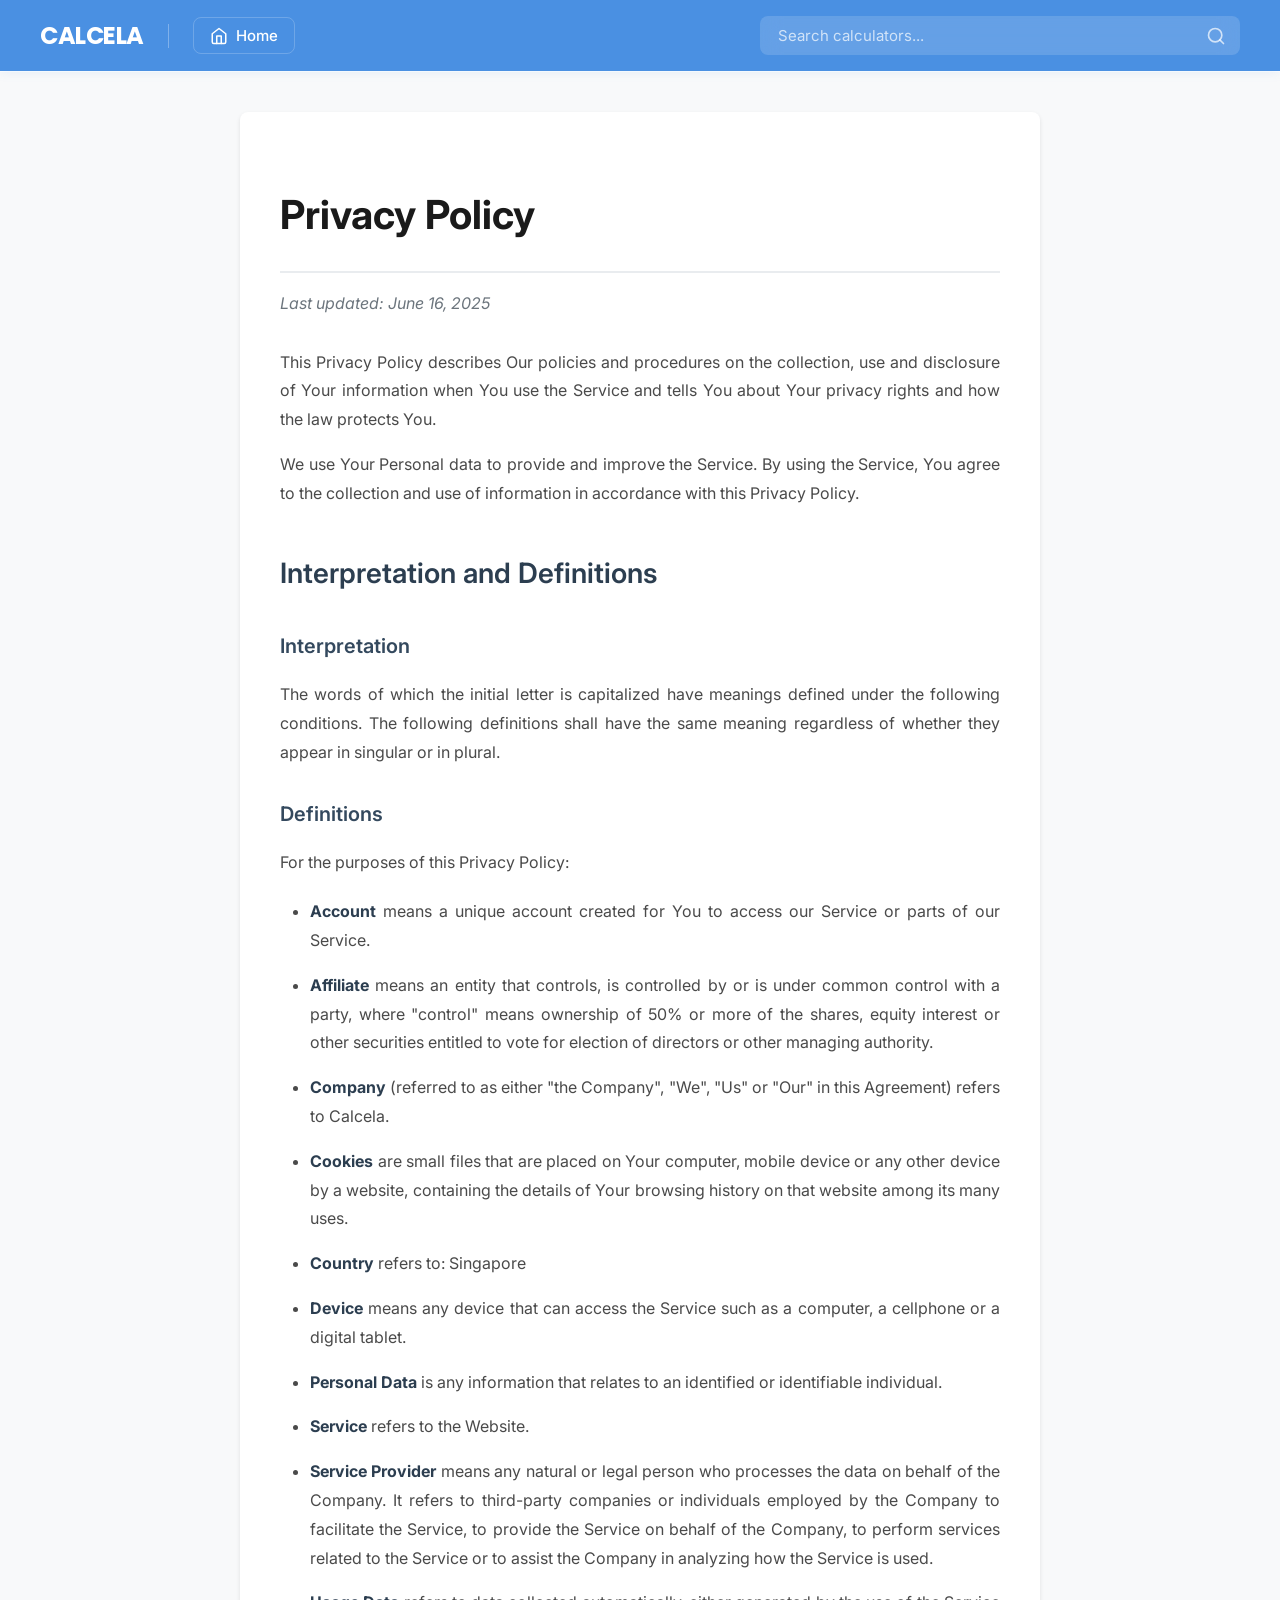
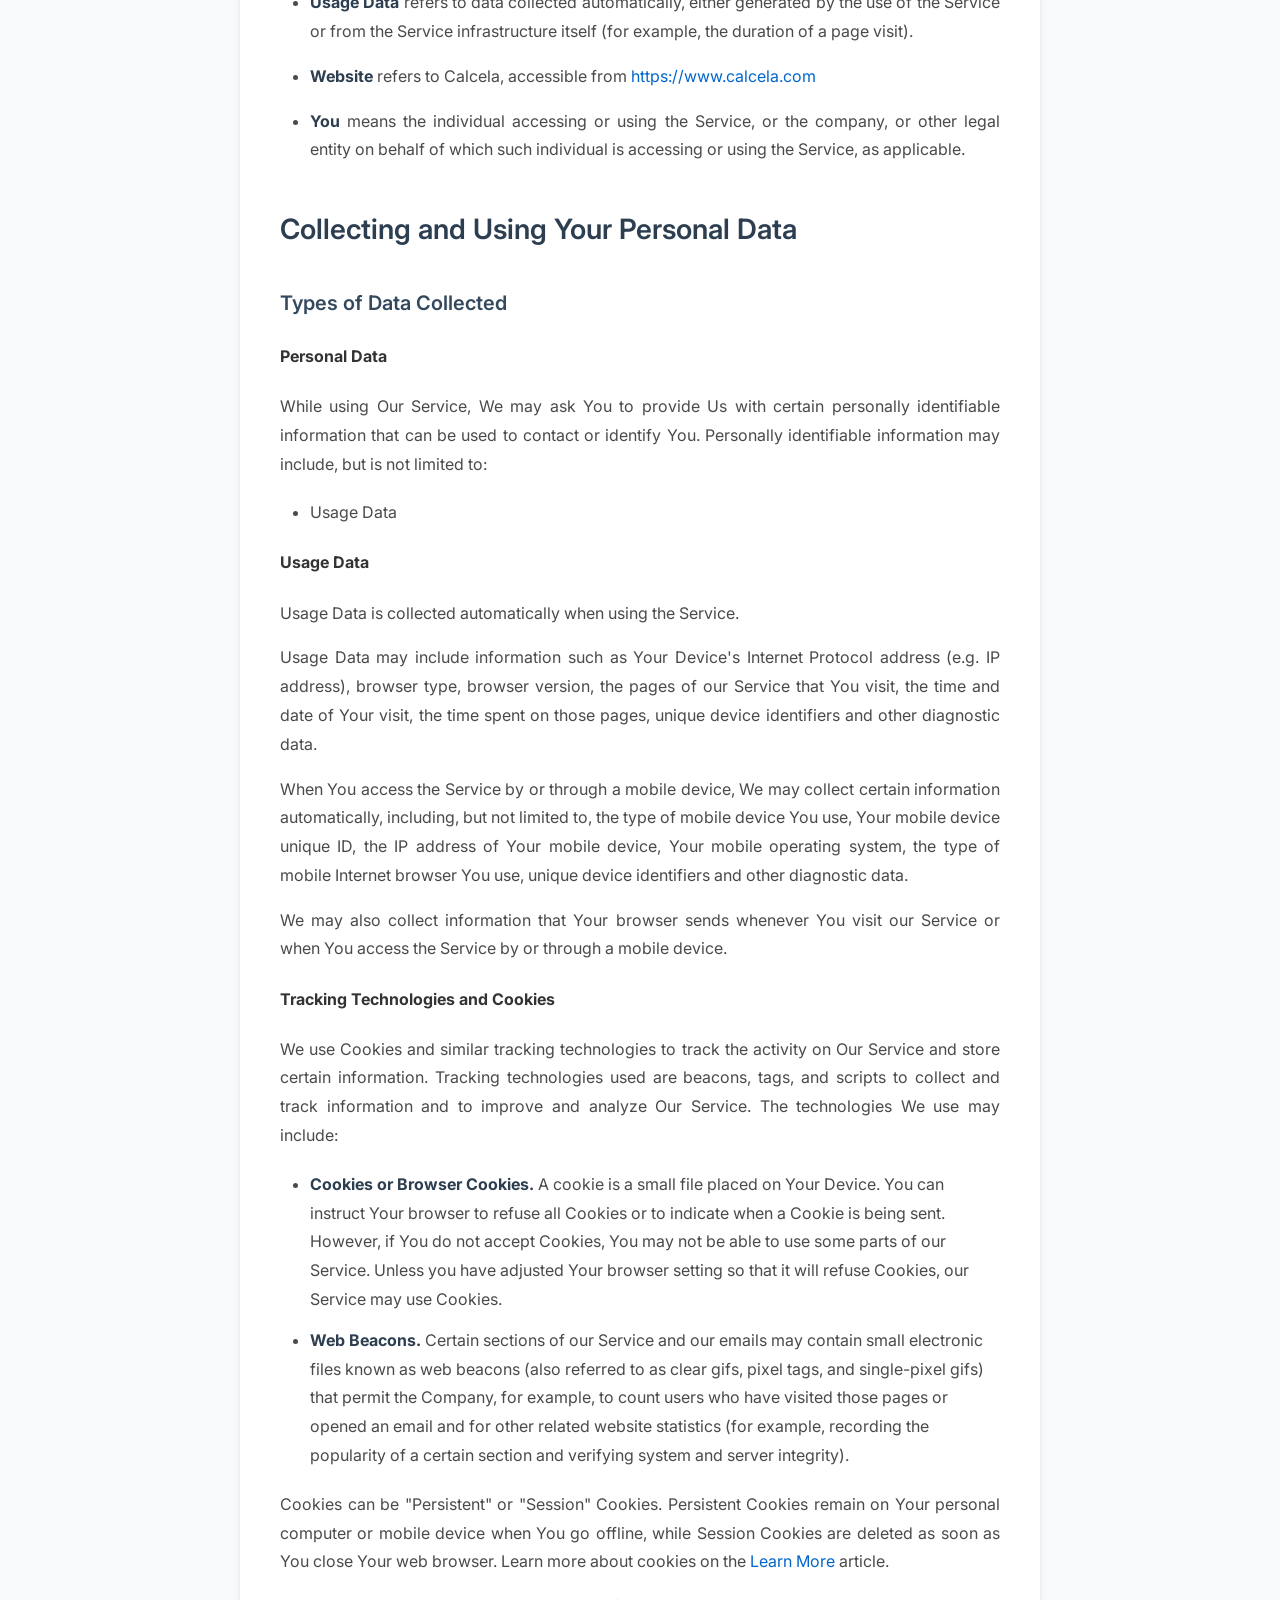
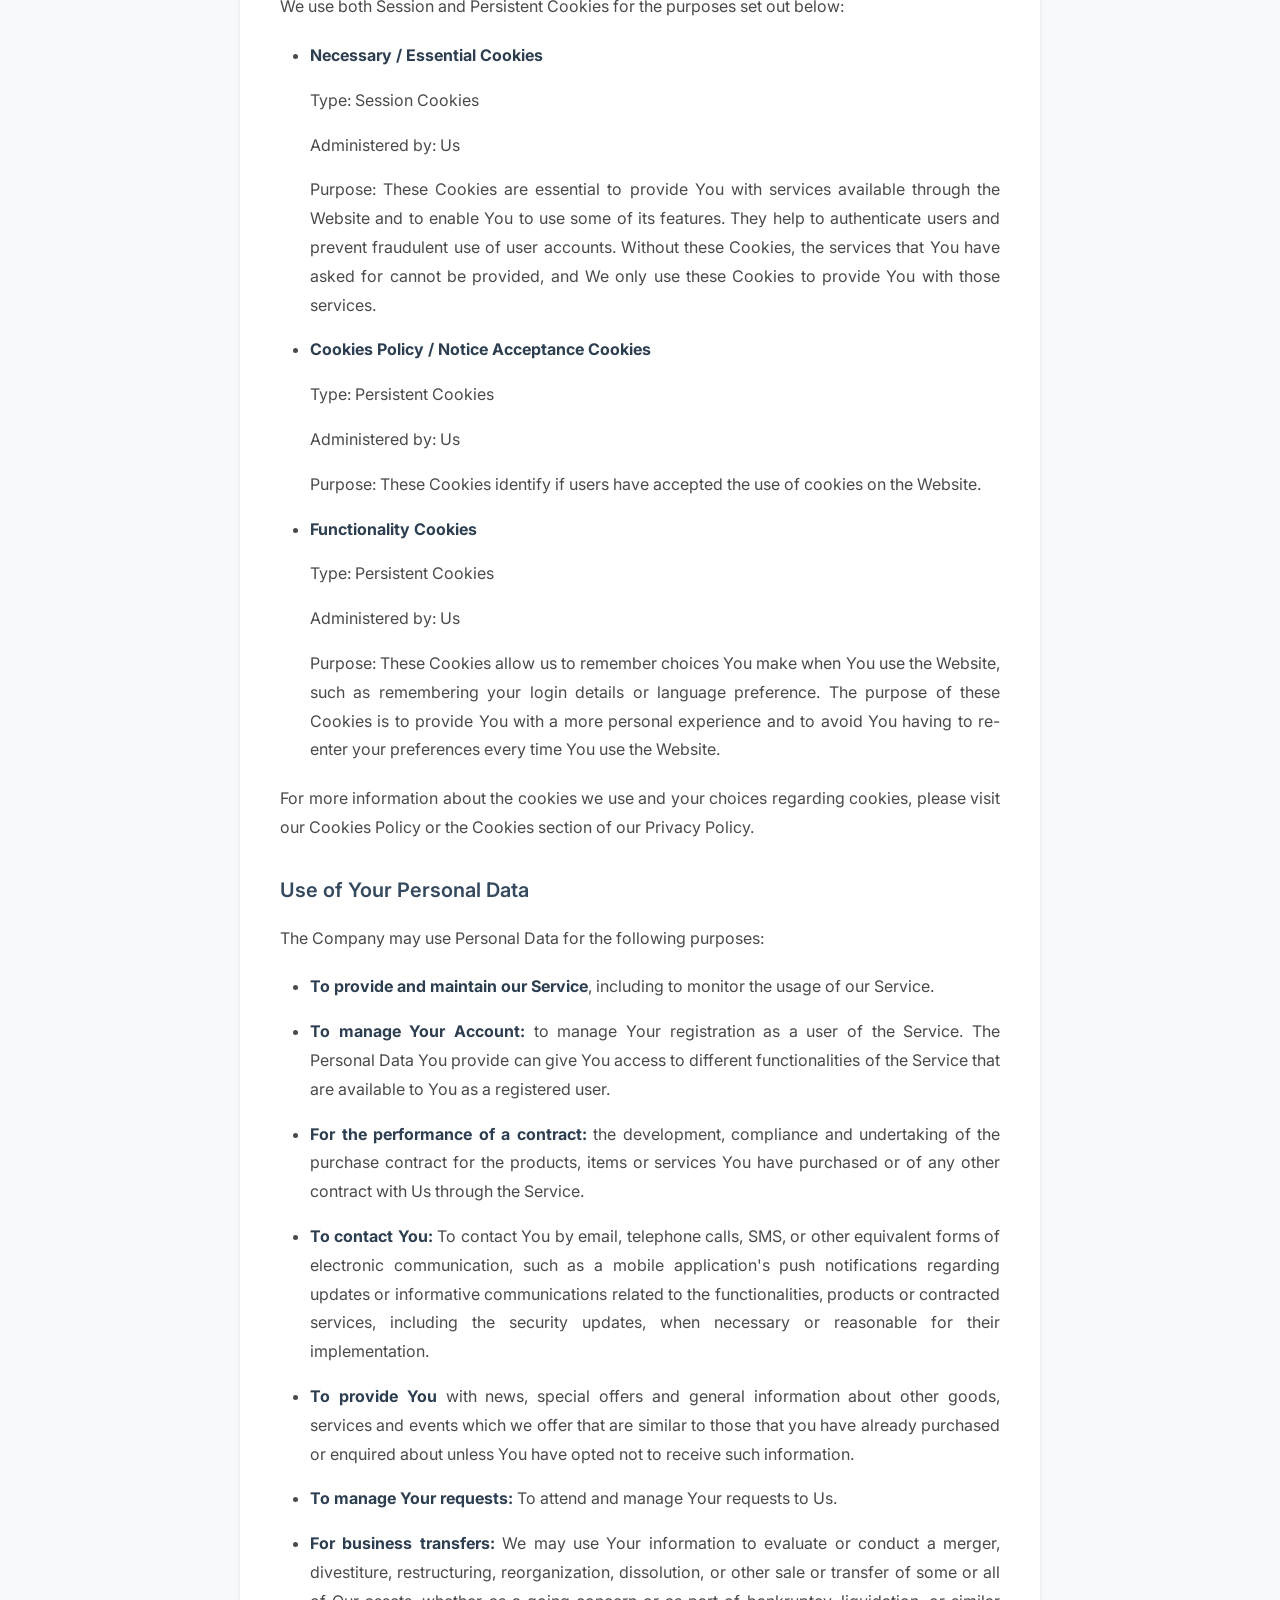
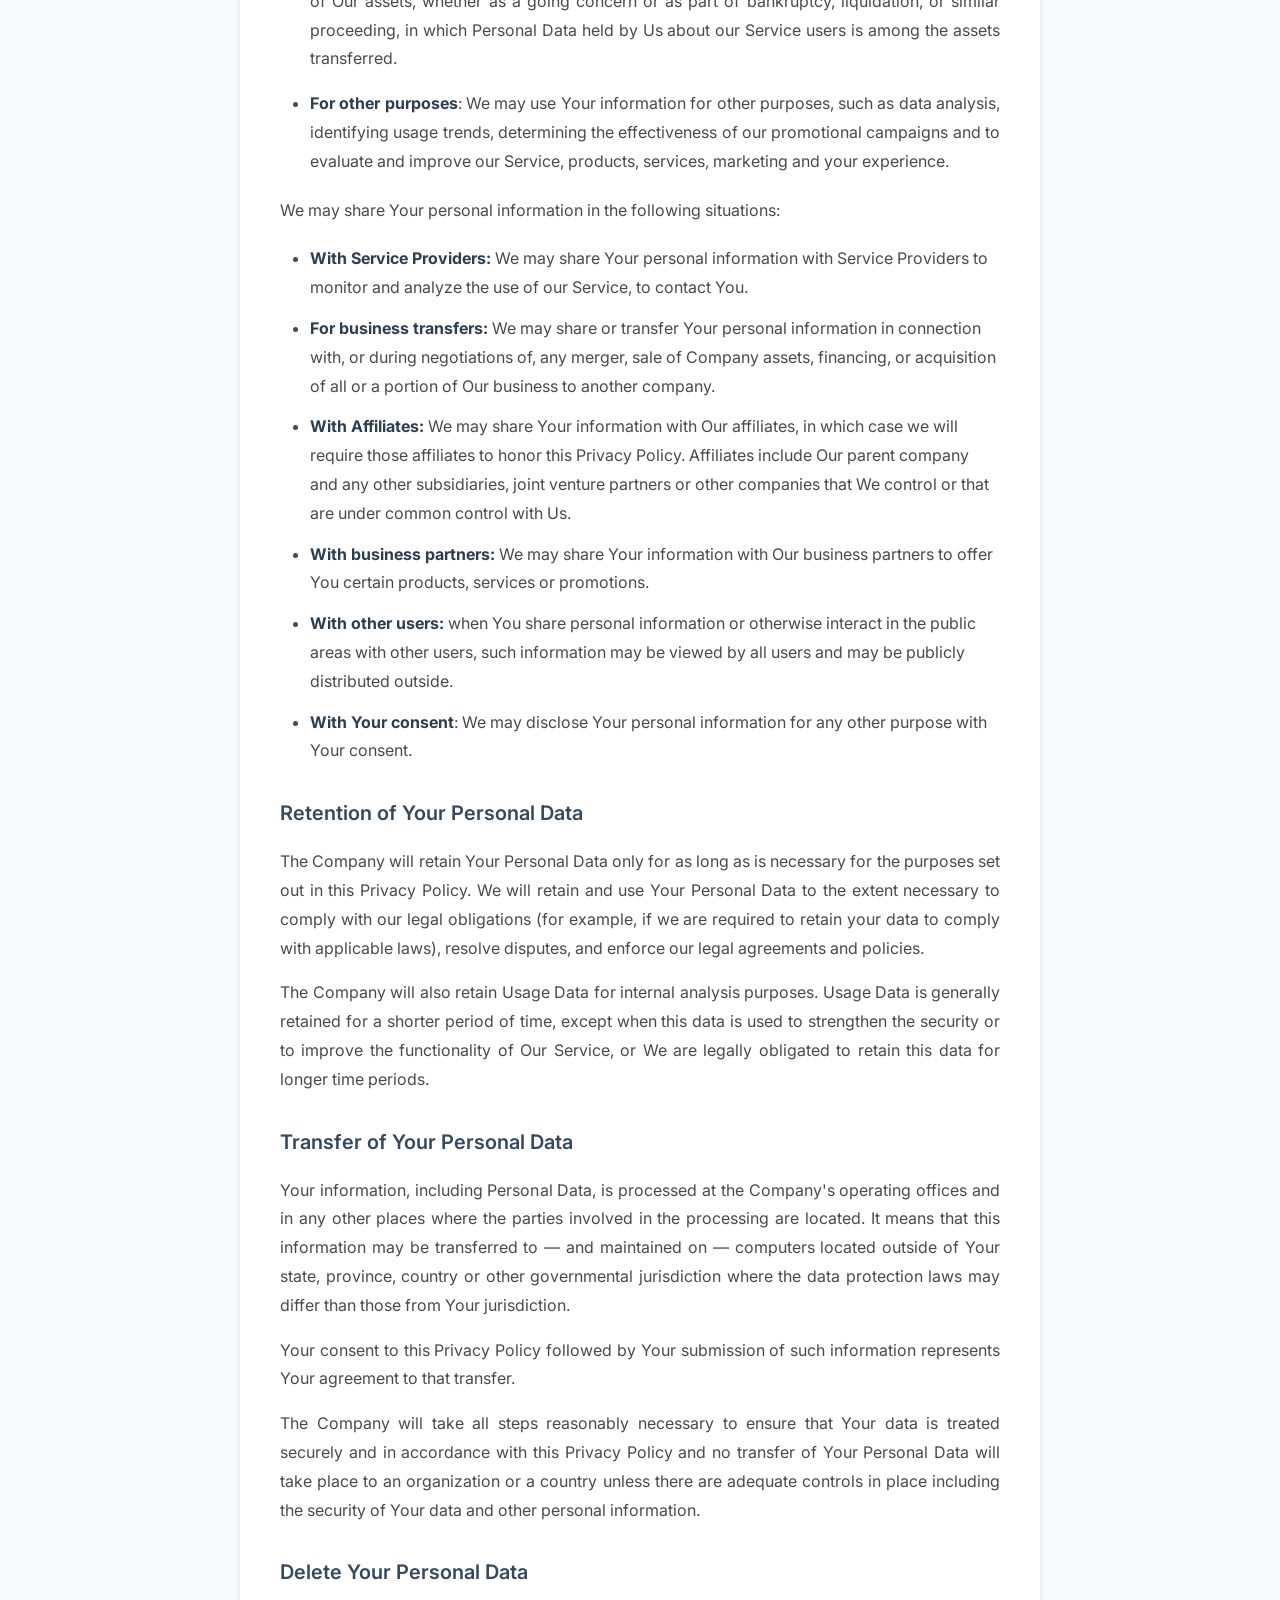
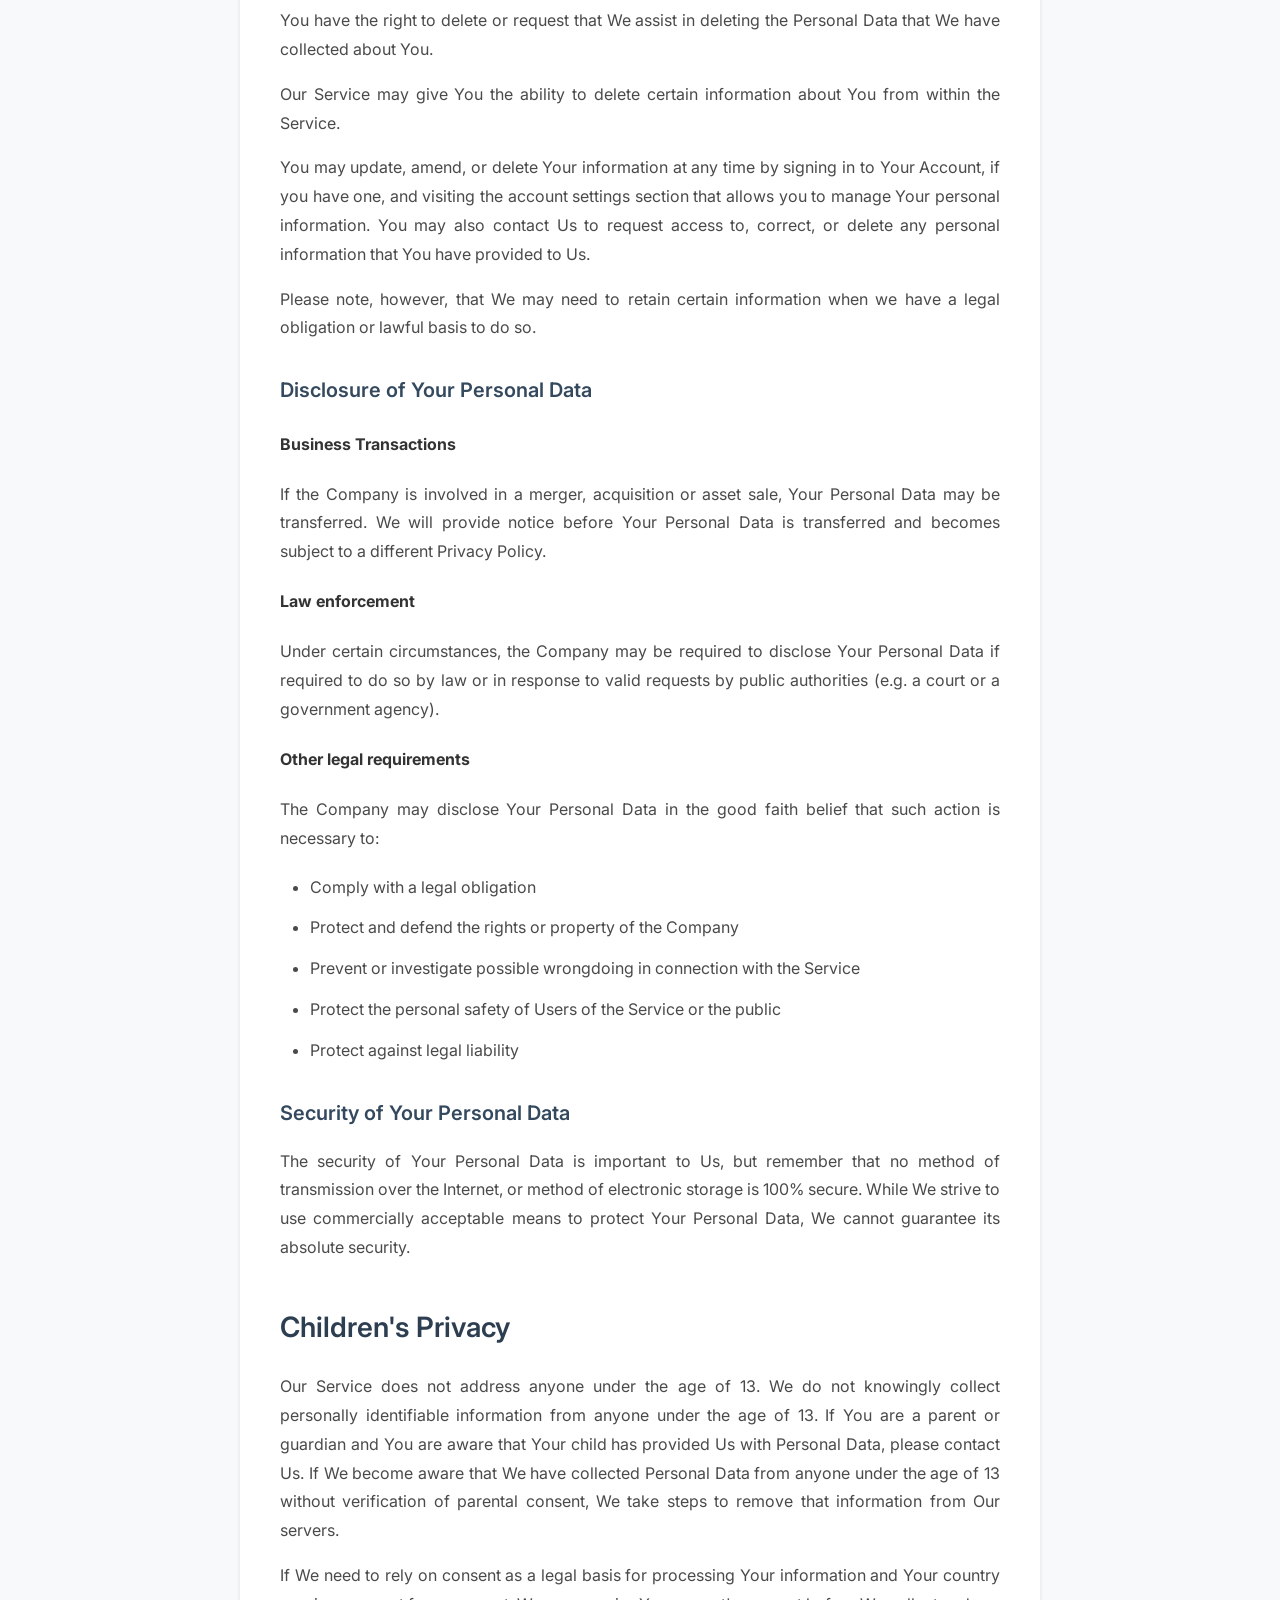
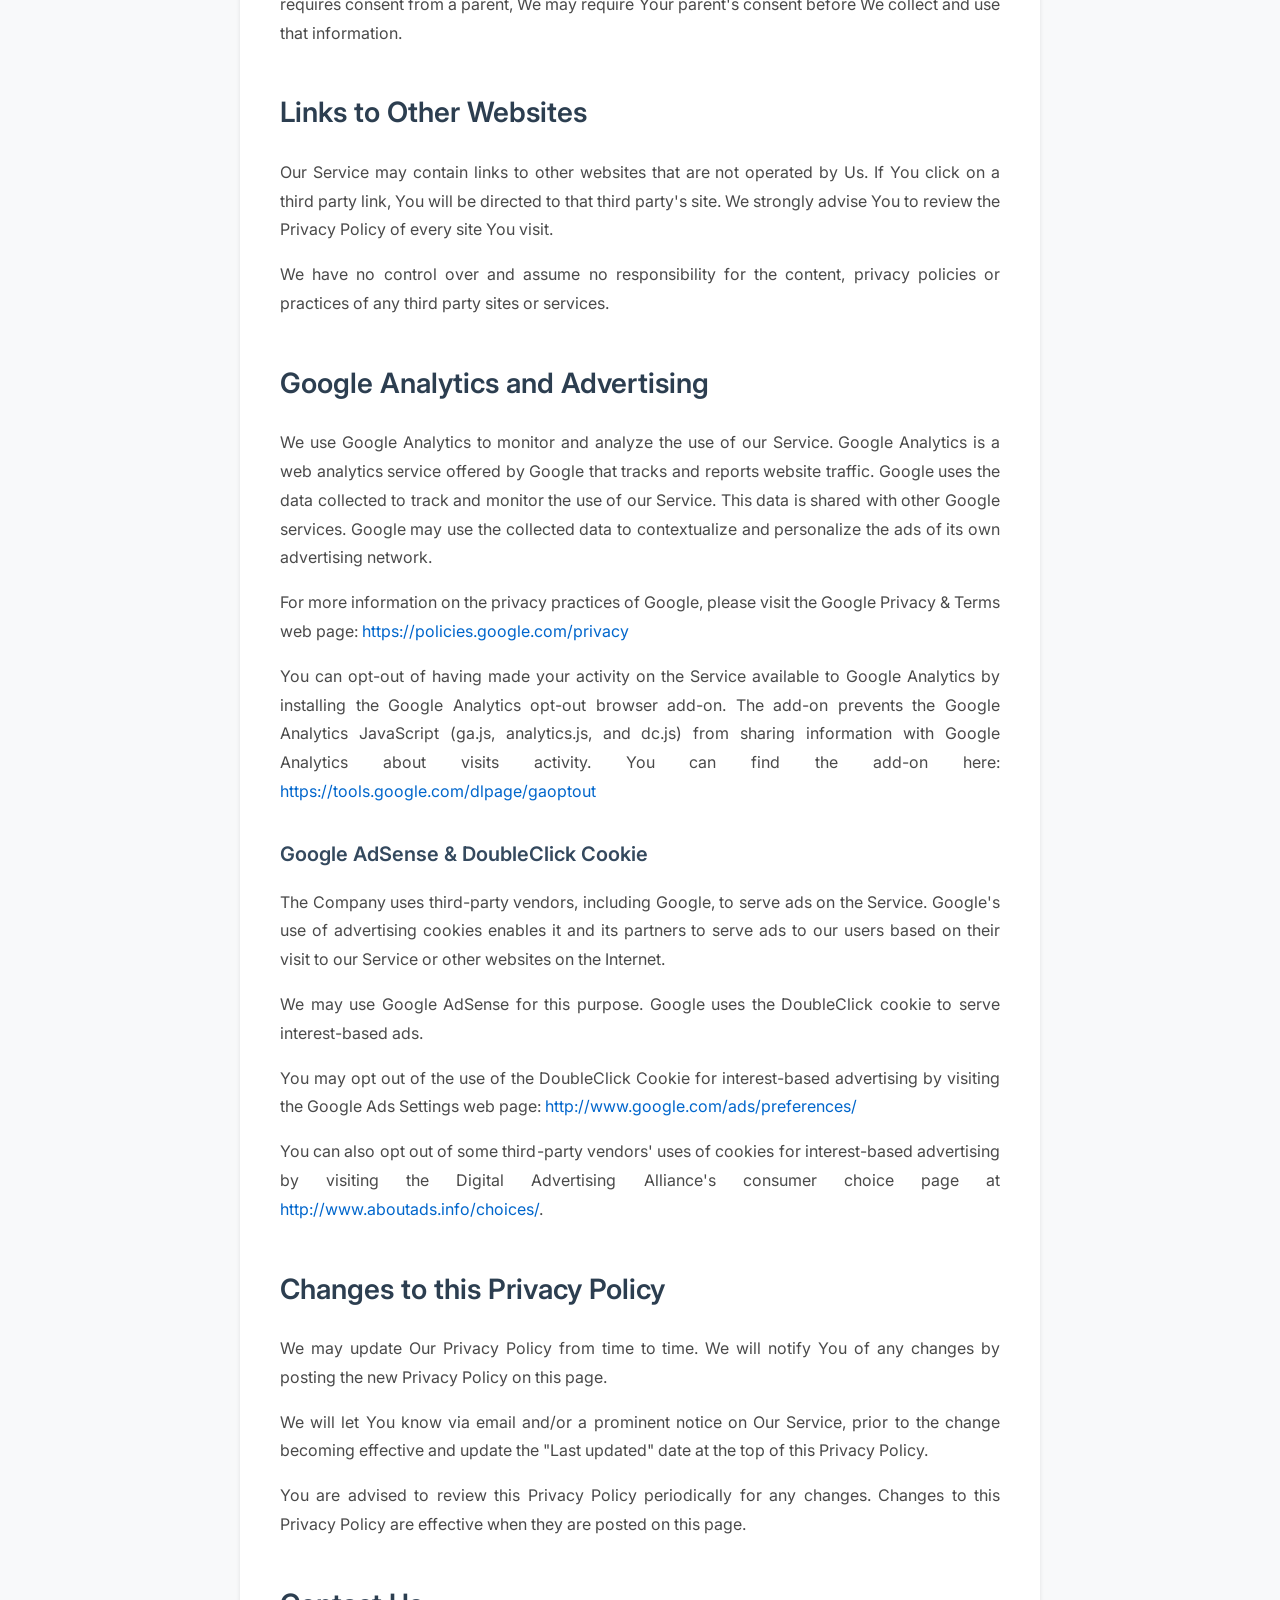
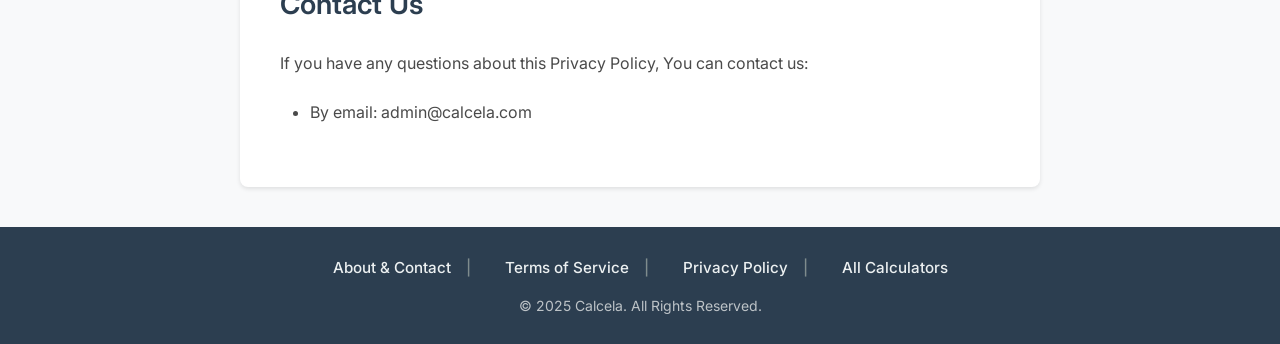
<file: privacy.html>
<!DOCTYPE html>
<html lang="en">
<head>
    <meta charset="UTF-8">
    <meta name="viewport" content="width=device-width, initial-scale=1.0">
    <title>Privacy Policy - Calcela</title>
  <link rel="stylesheet" href="css/legal.css">

</head>

<script defer src='https://static.cloudflareinsights.com/beacon.min.js' data-cf-beacon='{"token": "80df5c09098340d0b9309ba085b48ab1"}'></script>
<body>
        <link rel="stylesheet" href="css/header.css">

    <header class="universal-header" role="banner">
        <div class="header-container">
            <div class="header-left">
                <a href="/index" class="brand-name" aria-label="CALCELA - Home">CALCELA</a>
                <div class="nav-divider" aria-hidden="true"></div>
                <a href="/index" class="home-button" aria-label="Go to home page">
                    <svg class="home-icon" viewBox="0 0 24 24" fill="none" stroke="currentColor" stroke-width="2" stroke-linecap="round" stroke-linejoin="round">
                        <path d="M3 9l9-7 9 7v11a2 2 0 0 1-2 2H5a2 2 0 0 1-2-2z"></path>
                        <polyline points="9 22 9 12 15 12 15 22"></polyline>
                    </svg>
                    <span>Home</span>
                </a>
            </div>
            <div class="search-wrapper">
                <div class="search-container" role="search">
                    <input type="search" class="search-input" placeholder="Search calculators..." id="calculatorSearch" aria-label="Search for calculators" aria-autocomplete="list" aria-controls="searchResults" autocomplete="off" spellcheck="false" maxlength="100">
                    <svg class="search-icon" viewBox="0 0 24 24" fill="none" stroke="currentColor" stroke-width="2" stroke-linecap="round" stroke-linejoin="round">
                        <circle cx="11" cy="11" r="8"></circle>
                        <path d="m21 21-4.35-4.35"></path>
                    </svg>
                    <div class="search-results" id="searchResults" role="listbox" aria-label="Search results"></div>
                </div>
            </div>
        </div>
    </header>

    <div class="main-container">
        <div class="main-content">
            <div class="legal-container">
<h1>Privacy Policy</h1>
<p>Last updated: June 16, 2025</p>
<p>This Privacy Policy describes Our policies and procedures on the collection, use and disclosure of Your information when You use the Service and tells You about Your privacy rights and how the law protects You.</p>
<p>We use Your Personal data to provide and improve the Service. By using the Service, You agree to the collection and use of information in accordance with this Privacy Policy.</p>
<h2>Interpretation and Definitions</h2>
<h3>Interpretation</h3>
<p>The words of which the initial letter is capitalized have meanings defined under the following conditions. The following definitions shall have the same meaning regardless of whether they appear in singular or in plural.</p>
<h3>Definitions</h3>
<p>For the purposes of this Privacy Policy:</p>
<ul>
<li>
<p><strong>Account</strong> means a unique account created for You to access our Service or parts of our Service.</p>
</li>
<li>
<p><strong>Affiliate</strong> means an entity that controls, is controlled by or is under common control with a party, where "control" means ownership of 50% or more of the shares, equity interest or other securities entitled to vote for election of directors or other managing authority.</p>
</li>
<li>
<p><strong>Company</strong> (referred to as either "the Company", "We", "Us" or "Our" in this Agreement) refers to Calcela.</p>
</li>
<li>
<p><strong>Cookies</strong> are small files that are placed on Your computer, mobile device or any other device by a website, containing the details of Your browsing history on that website among its many uses.</p>
</li>
<li>
<p><strong>Country</strong> refers to:  Singapore</p>
</li>
<li>
<p><strong>Device</strong> means any device that can access the Service such as a computer, a cellphone or a digital tablet.</p>
</li>
<li>
<p><strong>Personal Data</strong> is any information that relates to an identified or identifiable individual.</p>
</li>
<li>
<p><strong>Service</strong> refers to the Website.</p>
</li>
<li>
<p><strong>Service Provider</strong> means any natural or legal person who processes the data on behalf of the Company. It refers to third-party companies or individuals employed by the Company to facilitate the Service, to provide the Service on behalf of the Company, to perform services related to the Service or to assist the Company in analyzing how the Service is used.</p>
</li>
<li>
<p><strong>Usage Data</strong> refers to data collected automatically, either generated by the use of the Service or from the Service infrastructure itself (for example, the duration of a page visit).</p>
</li>
<li>
<p><strong>Website</strong> refers to Calcela, accessible from <a href="https://www.calcela.com" rel="external nofollow noopener" target="_blank">https://www.calcela.com</a></p>
</li>
<li>
<p><strong>You</strong> means the individual accessing or using the Service, or the company, or other legal entity on behalf of which such individual is accessing or using the Service, as applicable.</p>
</li>
</ul>
<h2>Collecting and Using Your Personal Data</h2>
<h3>Types of Data Collected</h3>
<h4>Personal Data</h4>
<p>While using Our Service, We may ask You to provide Us with certain personally identifiable information that can be used to contact or identify You. Personally identifiable information may include, but is not limited to:</p>
<ul>
<li>Usage Data</li>
</ul>
<h4>Usage Data</h4>
<p>Usage Data is collected automatically when using the Service.</p>
<p>Usage Data may include information such as Your Device's Internet Protocol address (e.g. IP address), browser type, browser version, the pages of our Service that You visit, the time and date of Your visit, the time spent on those pages, unique device identifiers and other diagnostic data.</p>
<p>When You access the Service by or through a mobile device, We may collect certain information automatically, including, but not limited to, the type of mobile device You use, Your mobile device unique ID, the IP address of Your mobile device, Your mobile operating system, the type of mobile Internet browser You use, unique device identifiers and other diagnostic data.</p>
<p>We may also collect information that Your browser sends whenever You visit our Service or when You access the Service by or through a mobile device.</p>
<h4>Tracking Technologies and Cookies</h4>
<p>We use Cookies and similar tracking technologies to track the activity on Our Service and store certain information. Tracking technologies used are beacons, tags, and scripts to collect and track information and to improve and analyze Our Service. The technologies We use may include:</p>
<ul>
<li><strong>Cookies or Browser Cookies.</strong> A cookie is a small file placed on Your Device. You can instruct Your browser to refuse all Cookies or to indicate when a Cookie is being sent. However, if You do not accept Cookies, You may not be able to use some parts of our Service. Unless you have adjusted Your browser setting so that it will refuse Cookies, our Service may use Cookies.</li>
<li><strong>Web Beacons.</strong> Certain sections of our Service and our emails may contain small electronic files known as web beacons (also referred to as clear gifs, pixel tags, and single-pixel gifs) that permit the Company, for example, to count users who have visited those pages or opened an email and for other related website statistics (for example, recording the popularity of a certain section and verifying system and server integrity).</li>
</ul>
<p>Cookies can be "Persistent" or "Session" Cookies. Persistent Cookies remain on Your personal computer or mobile device when You go offline, while Session Cookies are deleted as soon as You close Your web browser. Learn more about cookies on the <a href="https://www.freeprivacypolicy.com/blog/sample-privacy-policy-template/#Use_Of_Cookies_And_Tracking" target="_blank">Learn More</a> article.</p>
<p>We use both Session and Persistent Cookies for the purposes set out below:</p>
<ul>
<li>
<p><strong>Necessary / Essential Cookies</strong></p>
<p>Type: Session Cookies</p>
<p>Administered by: Us</p>
<p>Purpose: These Cookies are essential to provide You with services available through the Website and to enable You to use some of its features. They help to authenticate users and prevent fraudulent use of user accounts. Without these Cookies, the services that You have asked for cannot be provided, and We only use these Cookies to provide You with those services.</p>
</li>
<li>
<p><strong>Cookies Policy / Notice Acceptance Cookies</strong></p>
<p>Type: Persistent Cookies</p>
<p>Administered by: Us</p>
<p>Purpose: These Cookies identify if users have accepted the use of cookies on the Website.</p>
</li>
<li>
<p><strong>Functionality Cookies</strong></p>
<p>Type: Persistent Cookies</p>
<p>Administered by: Us</p>
<p>Purpose: These Cookies allow us to remember choices You make when You use the Website, such as remembering your login details or language preference. The purpose of these Cookies is to provide You with a more personal experience and to avoid You having to re-enter your preferences every time You use the Website.</p>
</li>
</ul>
<p>For more information about the cookies we use and your choices regarding cookies, please visit our Cookies Policy or the Cookies section of our Privacy Policy.</p>
<h3>Use of Your Personal Data</h3>
<p>The Company may use Personal Data for the following purposes:</p>
<ul>
<li>
<p><strong>To provide and maintain our Service</strong>, including to monitor the usage of our Service.</p>
</li>
<li>
<p><strong>To manage Your Account:</strong> to manage Your registration as a user of the Service. The Personal Data You provide can give You access to different functionalities of the Service that are available to You as a registered user.</p>
</li>
<li>
<p><strong>For the performance of a contract:</strong> the development, compliance and undertaking of the purchase contract for the products, items or services You have purchased or of any other contract with Us through the Service.</p>
</li>
<li>
<p><strong>To contact You:</strong> To contact You by email, telephone calls, SMS, or other equivalent forms of electronic communication, such as a mobile application's push notifications regarding updates or informative communications related to the functionalities, products or contracted services, including the security updates, when necessary or reasonable for their implementation.</p>
</li>
<li>
<p><strong>To provide You</strong> with news, special offers and general information about other goods, services and events which we offer that are similar to those that you have already purchased or enquired about unless You have opted not to receive such information.</p>
</li>
<li>
<p><strong>To manage Your requests:</strong> To attend and manage Your requests to Us.</p>
</li>
<li>
<p><strong>For business transfers:</strong> We may use Your information to evaluate or conduct a merger, divestiture, restructuring, reorganization, dissolution, or other sale or transfer of some or all of Our assets, whether as a going concern or as part of bankruptcy, liquidation, or similar proceeding, in which Personal Data held by Us about our Service users is among the assets transferred.</p>
</li>
<li>
<p><strong>For other purposes</strong>: We may use Your information for other purposes, such as data analysis, identifying usage trends, determining the effectiveness of our promotional campaigns and to evaluate and improve our Service, products, services, marketing and your experience.</p>
</li>
</ul>
<p>We may share Your personal information in the following situations:</p>
<ul>
<li><strong>With Service Providers:</strong> We may share Your personal information with Service Providers to monitor and analyze the use of our Service,  to contact You.</li>
<li><strong>For business transfers:</strong> We may share or transfer Your personal information in connection with, or during negotiations of, any merger, sale of Company assets, financing, or acquisition of all or a portion of Our business to another company.</li>
<li><strong>With Affiliates:</strong> We may share Your information with Our affiliates, in which case we will require those affiliates to honor this Privacy Policy. Affiliates include Our parent company and any other subsidiaries, joint venture partners or other companies that We control or that are under common control with Us.</li>
<li><strong>With business partners:</strong> We may share Your information with Our business partners to offer You certain products, services or promotions.</li>
<li><strong>With other users:</strong> when You share personal information or otherwise interact in the public areas with other users, such information may be viewed by all users and may be publicly distributed outside.</li>
<li><strong>With Your consent</strong>: We may disclose Your personal information for any other purpose with Your consent.</li>
</ul>
<h3>Retention of Your Personal Data</h3>
<p>The Company will retain Your Personal Data only for as long as is necessary for the purposes set out in this Privacy Policy. We will retain and use Your Personal Data to the extent necessary to comply with our legal obligations (for example, if we are required to retain your data to comply with applicable laws), resolve disputes, and enforce our legal agreements and policies.</p>
<p>The Company will also retain Usage Data for internal analysis purposes. Usage Data is generally retained for a shorter period of time, except when this data is used to strengthen the security or to improve the functionality of Our Service, or We are legally obligated to retain this data for longer time periods.</p>
<h3>Transfer of Your Personal Data</h3>
<p>Your information, including Personal Data, is processed at the Company's operating offices and in any other places where the parties involved in the processing are located. It means that this information may be transferred to — and maintained on — computers located outside of Your state, province, country or other governmental jurisdiction where the data protection laws may differ than those from Your jurisdiction.</p>
<p>Your consent to this Privacy Policy followed by Your submission of such information represents Your agreement to that transfer.</p>
<p>The Company will take all steps reasonably necessary to ensure that Your data is treated securely and in accordance with this Privacy Policy and no transfer of Your Personal Data will take place to an organization or a country unless there are adequate controls in place including the security of Your data and other personal information.</p>
<h3>Delete Your Personal Data</h3>
<p>You have the right to delete or request that We assist in deleting the Personal Data that We have collected about You.</p>
<p>Our Service may give You the ability to delete certain information about You from within the Service.</p>
<p>You may update, amend, or delete Your information at any time by signing in to Your Account, if you have one, and visiting the account settings section that allows you to manage Your personal information. You may also contact Us to request access to, correct, or delete any personal information that You have provided to Us.</p>
<p>Please note, however, that We may need to retain certain information when we have a legal obligation or lawful basis to do so.</p>
<h3>Disclosure of Your Personal Data</h3>
<h4>Business Transactions</h4>
<p>If the Company is involved in a merger, acquisition or asset sale, Your Personal Data may be transferred. We will provide notice before Your Personal Data is transferred and becomes subject to a different Privacy Policy.</p>
<h4>Law enforcement</h4>
<p>Under certain circumstances, the Company may be required to disclose Your Personal Data if required to do so by law or in response to valid requests by public authorities (e.g. a court or a government agency).</p>
<h4>Other legal requirements</h4>
<p>The Company may disclose Your Personal Data in the good faith belief that such action is necessary to:</p>
<ul>
<li>Comply with a legal obligation</li>
<li>Protect and defend the rights or property of the Company</li>
<li>Prevent or investigate possible wrongdoing in connection with the Service</li>
<li>Protect the personal safety of Users of the Service or the public</li>
<li>Protect against legal liability</li>
</ul>
<h3>Security of Your Personal Data</h3>
<p>The security of Your Personal Data is important to Us, but remember that no method of transmission over the Internet, or method of electronic storage is 100% secure. While We strive to use commercially acceptable means to protect Your Personal Data, We cannot guarantee its absolute security.</p>
<h2>Children's Privacy</h2>
<p>Our Service does not address anyone under the age of 13. We do not knowingly collect personally identifiable information from anyone under the age of 13. If You are a parent or guardian and You are aware that Your child has provided Us with Personal Data, please contact Us. If We become aware that We have collected Personal Data from anyone under the age of 13 without verification of parental consent, We take steps to remove that information from Our servers.</p>
<p>If We need to rely on consent as a legal basis for processing Your information and Your country requires consent from a parent, We may require Your parent's consent before We collect and use that information.</p>
<h2>Links to Other Websites</h2>
<p>Our Service may contain links to other websites that are not operated by Us. If You click on a third party link, You will be directed to that third party's site. We strongly advise You to review the Privacy Policy of every site You visit.</p>
<p>We have no control over and assume no responsibility for the content, privacy policies or practices of any third party sites or services.</p>
<h2>Google Analytics and Advertising</h2>
<p>We use Google Analytics to monitor and analyze the use of our Service. Google Analytics is a web analytics service offered by Google that tracks and reports website traffic. Google uses the data collected to track and monitor the use of our Service. This data is shared with other Google services. Google may use the collected data to contextualize and personalize the ads of its own advertising network.</p>
<p>For more information on the privacy practices of Google, please visit the Google Privacy & Terms web page: <a href="https://policies.google.com/privacy" rel="external nofollow noopener" target="_blank">https://policies.google.com/privacy</a></p>
<p>You can opt-out of having made your activity on the Service available to Google Analytics by installing the Google Analytics opt-out browser add-on. The add-on prevents the Google Analytics JavaScript (ga.js, analytics.js, and dc.js) from sharing information with Google Analytics about visits activity. You can find the add-on here: <a href="https://tools.google.com/dlpage/gaoptout" rel="external nofollow noopener" target="_blank">https://tools.google.com/dlpage/gaoptout</a></p>
<h3>Google AdSense & DoubleClick Cookie</h3>
<p>The Company uses third-party vendors, including Google, to serve ads on the Service. Google's use of advertising cookies enables it and its partners to serve ads to our users based on their visit to our Service or other websites on the Internet.</p>
<p>We may use Google AdSense for this purpose. Google uses the DoubleClick cookie to serve interest-based ads.</p>
<p>You may opt out of the use of the DoubleClick Cookie for interest-based advertising by visiting the Google Ads Settings web page: <a href="http://www.google.com/ads/preferences/" rel="external nofollow noopener" target="_blank">http://www.google.com/ads/preferences/</a></p>
<p>You can also opt out of some third-party vendors' uses of cookies for interest-based advertising by visiting the Digital Advertising Alliance's consumer choice page at <a href="http://www.aboutads.info/choices/" rel="external nofollow noopener" target="_blank">http://www.aboutads.info/choices/</a>.</p>
<h2>Changes to this Privacy Policy</h2>
<p>We may update Our Privacy Policy from time to time. We will notify You of any changes by posting the new Privacy Policy on this page.</p>
<p>We will let You know via email and/or a prominent notice on Our Service, prior to the change becoming effective and update the "Last updated" date at the top of this Privacy Policy.</p>
<p>You are advised to review this Privacy Policy periodically for any changes. Changes to this Privacy Policy are effective when they are posted on this page.</p>
<h2>Contact Us</h2>
<p>If you have any questions about this Privacy Policy, You can contact us:</p>
<ul>
<li>By email: admin@calcela.com</li>
</ul>

            </div>
        </div>
    </div>

    <footer class="site-footer">
        <div class="footer-links">
            <a href="about">About & Contact</a>
            <a href="terms">Terms of Service</a>
            <a href="privacy">Privacy Policy</a>
            <a href="directory">All Calculators</a>
        </div>
        <div class="footer-copyright">
            © 2025 Calcela. All Rights Reserved.
        </div>
    </footer>

    <script src="js/calculators-database.js"></script>
    <script src="js/header-search.js"></script>
</body>
</html>
</file>
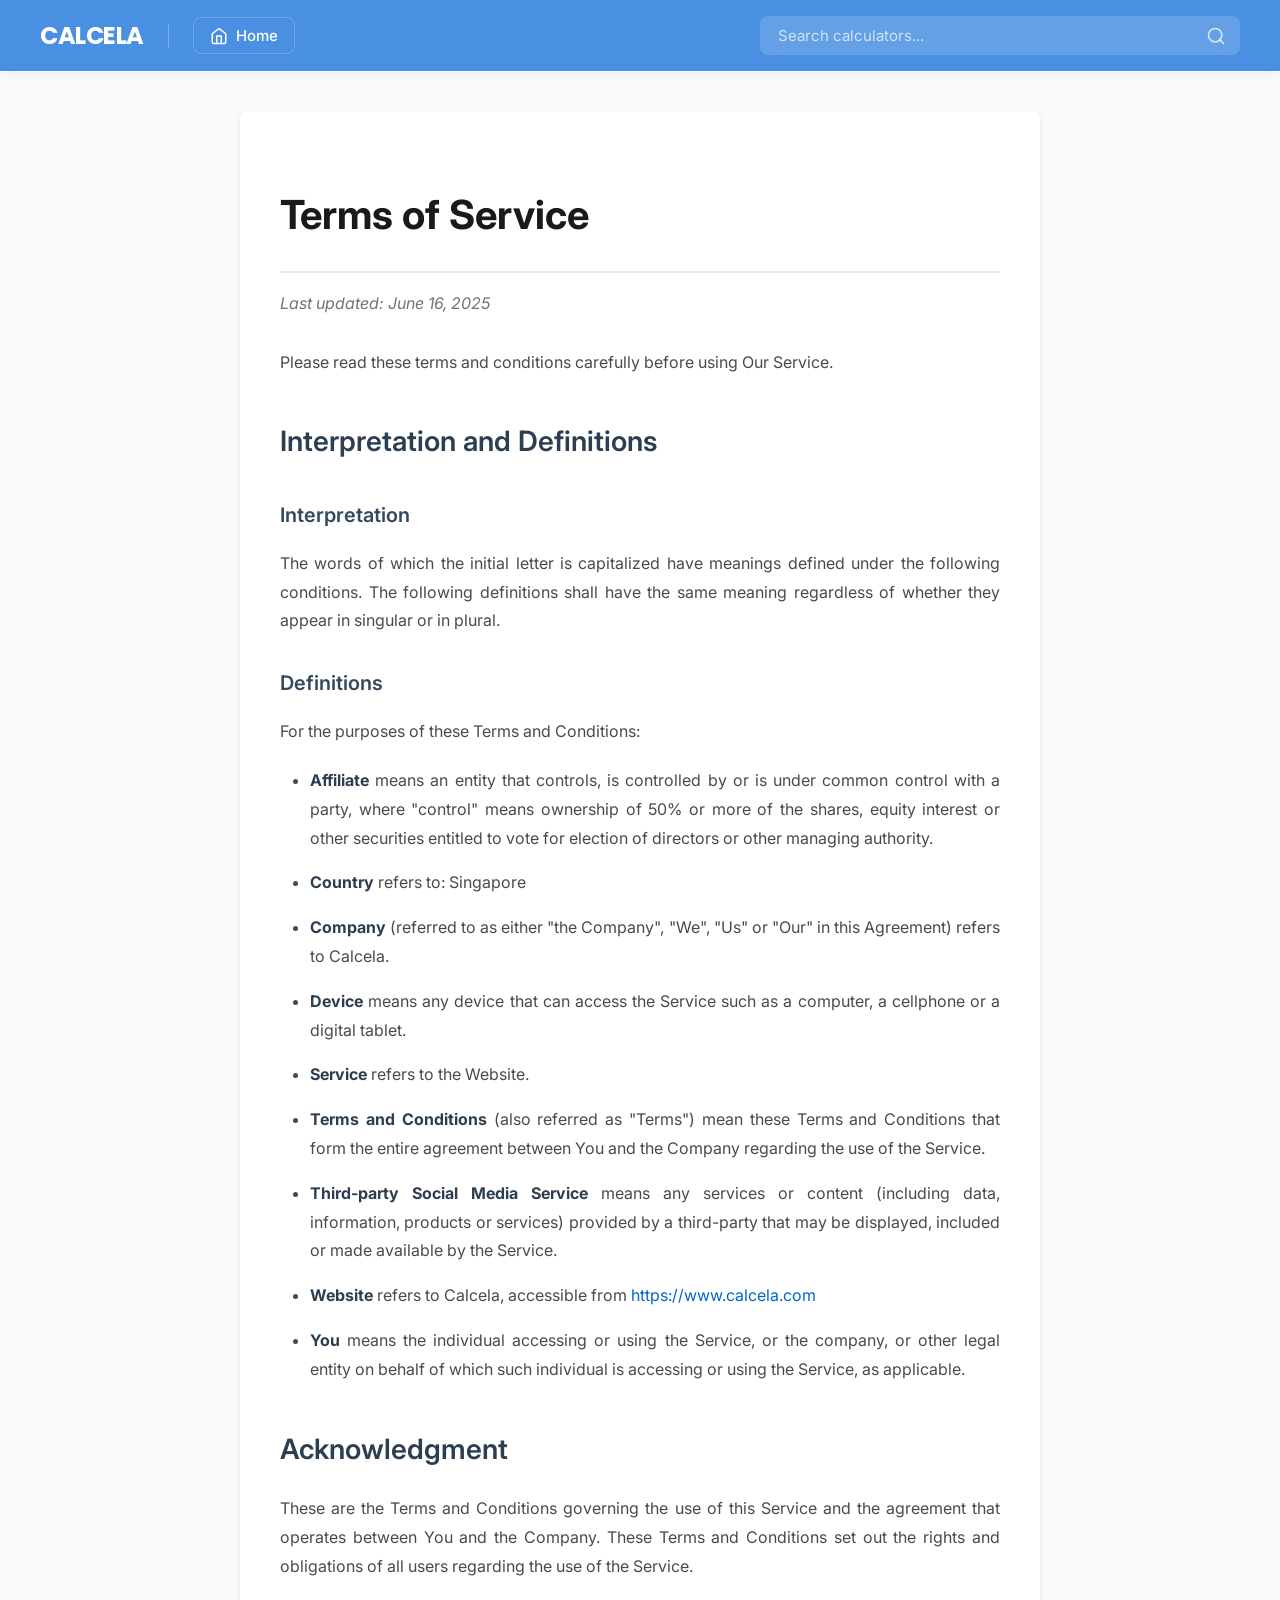
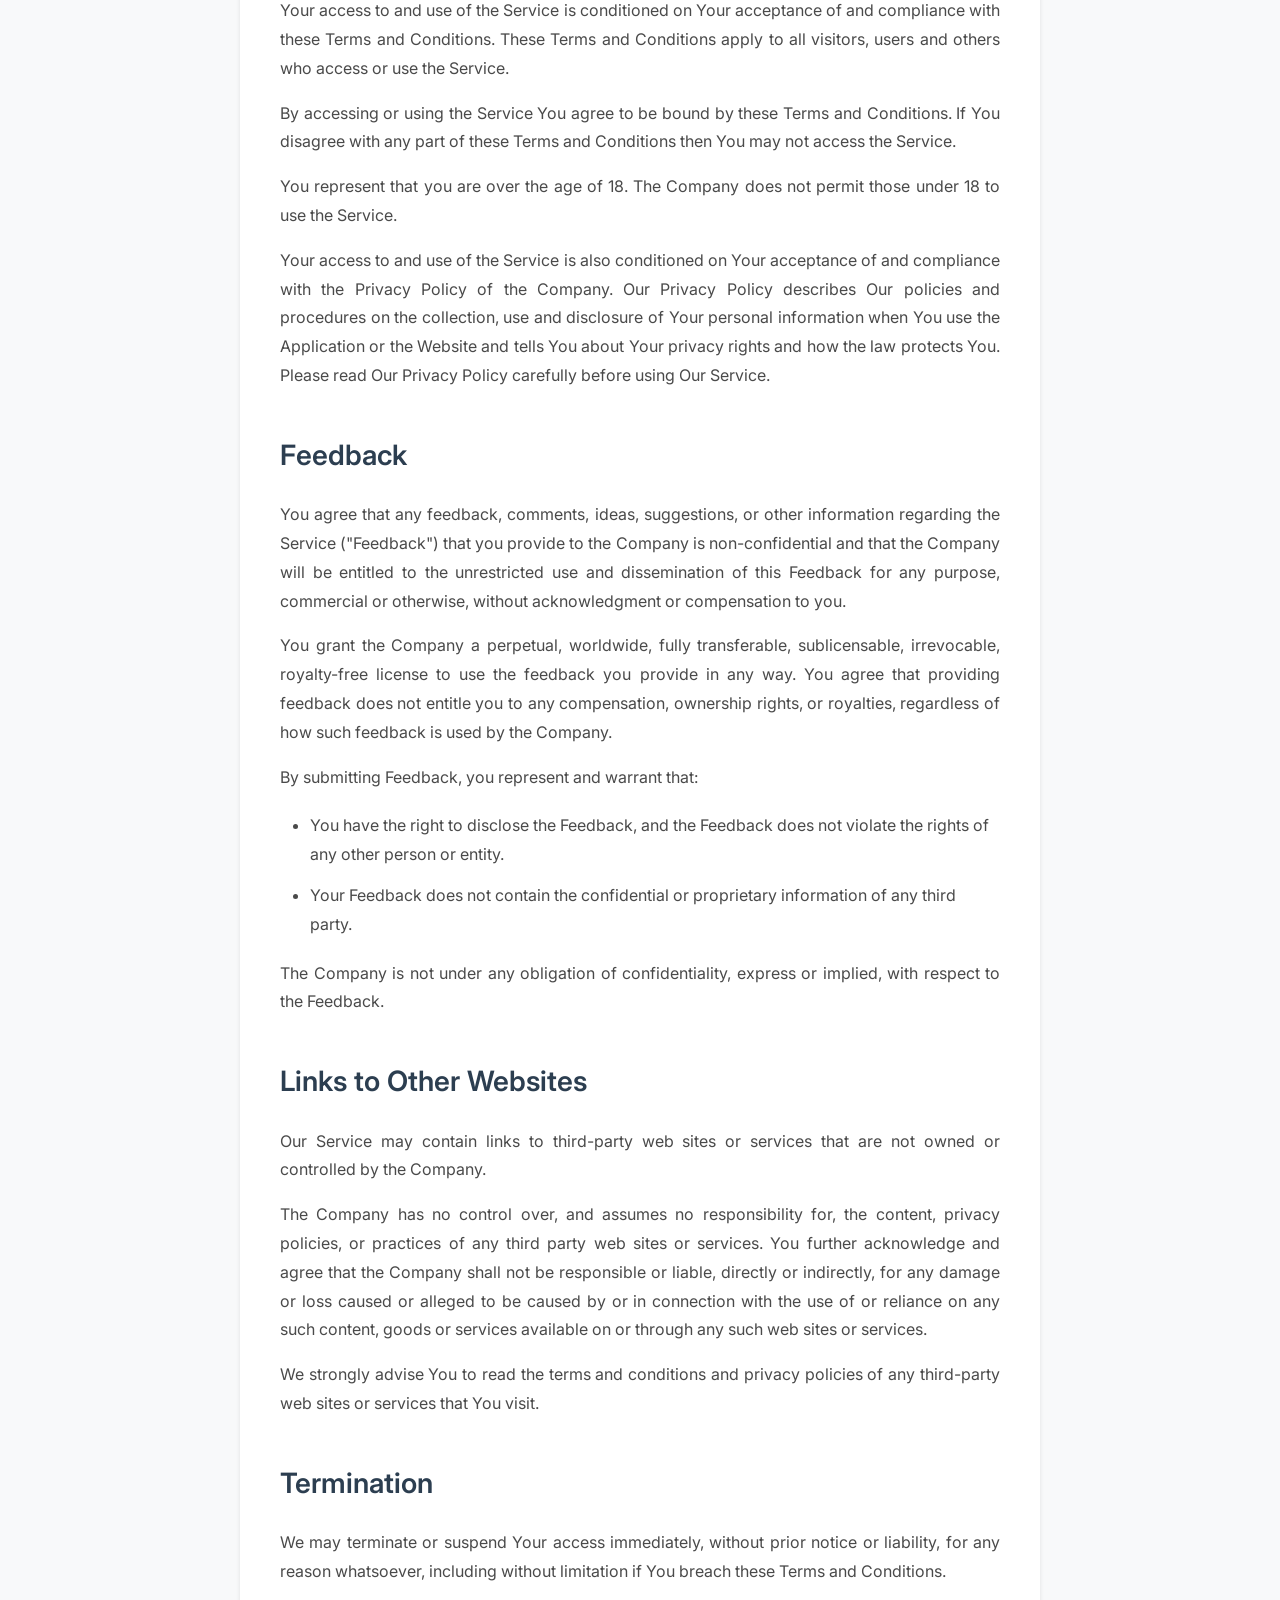
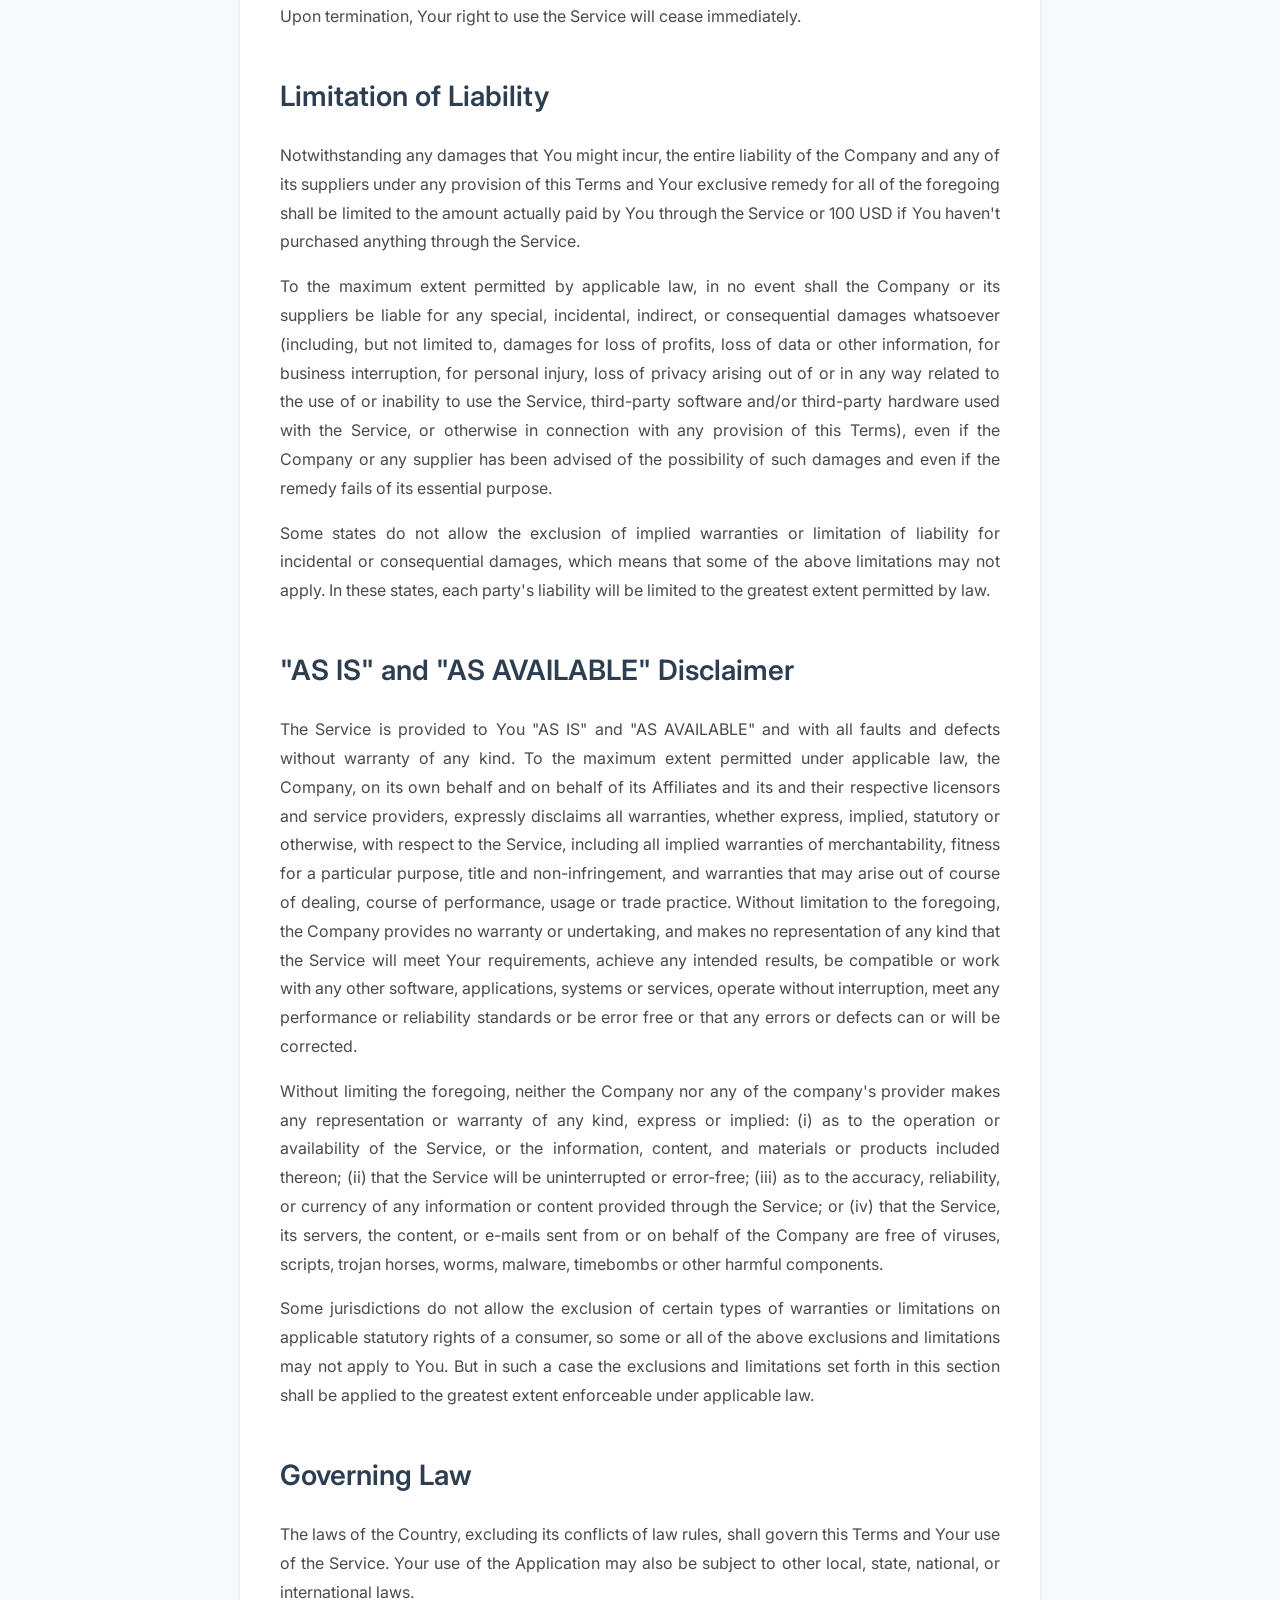
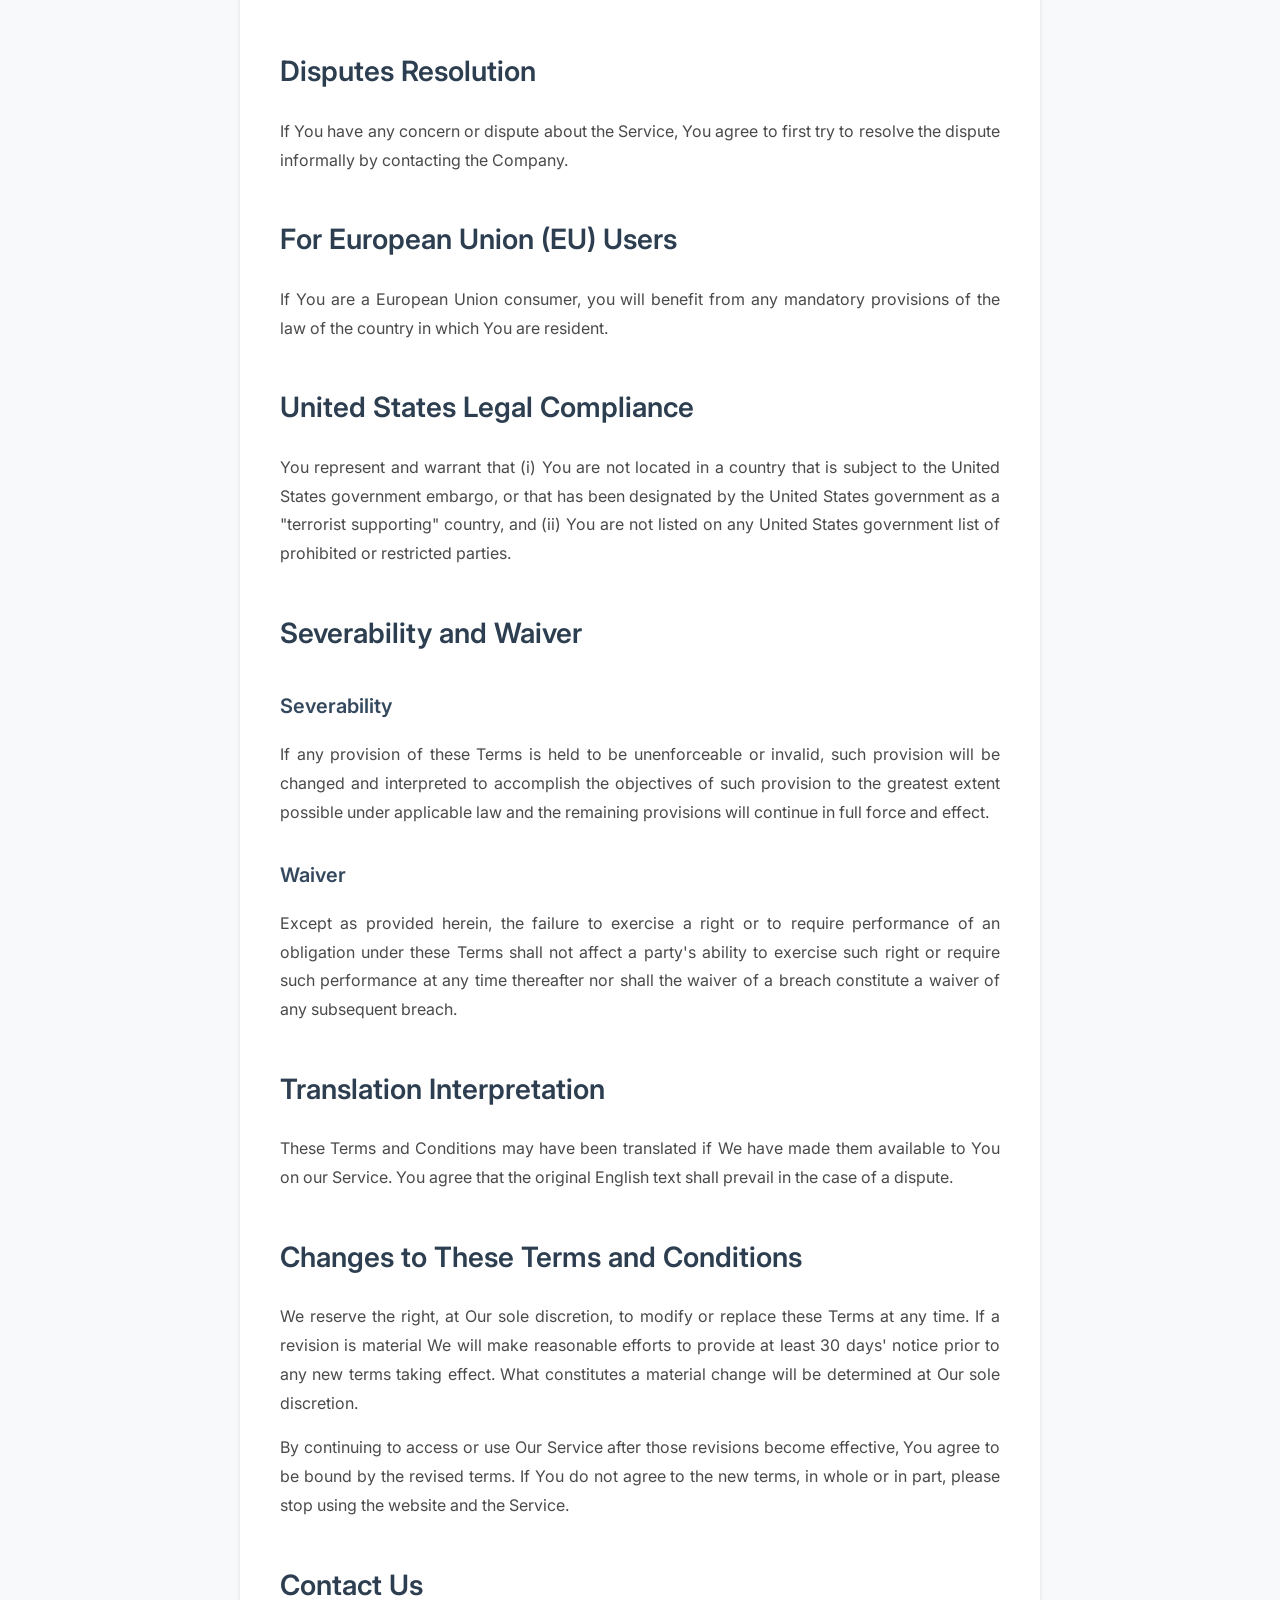
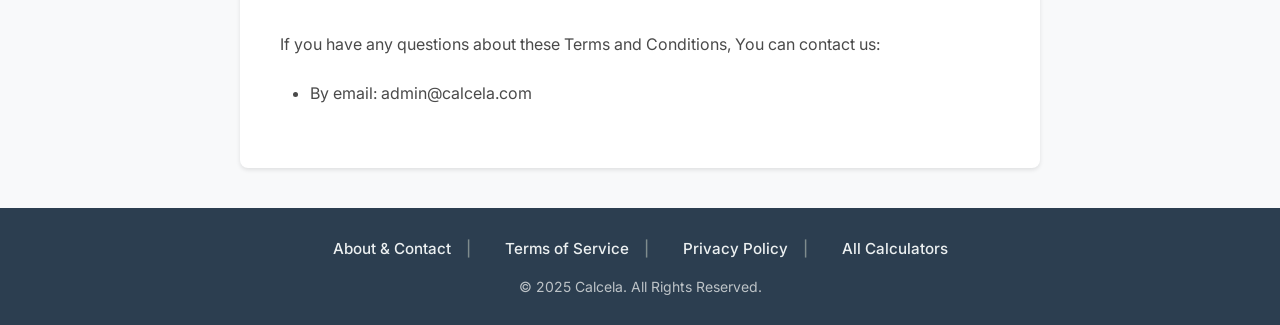
<file: terms.html>
<!DOCTYPE html>
<html lang="en">
<head>
    <meta charset="UTF-8">
    <meta name="viewport" content="width=device-width, initial-scale=1.0">
    <title>Terms of Service - Calcela</title>
  <link rel="stylesheet" href="css/legal.css">
</head>
<script defer src='https://static.cloudflareinsights.com/beacon.min.js' data-cf-beacon='{"token": "80df5c09098340d0b9309ba085b48ab1"}'></script>

<body>

        <link rel="stylesheet" href="css/header.css">

    <header class="universal-header" role="banner">
        <div class="header-container">
            <div class="header-left">
                <a href="/index" class="brand-name" aria-label="CALCELA - Home">CALCELA</a>
                <div class="nav-divider" aria-hidden="true"></div>
                <a href="/index" class="home-button" aria-label="Go to home page">
                    <svg class="home-icon" viewBox="0 0 24 24" fill="none" stroke="currentColor" stroke-width="2" stroke-linecap="round" stroke-linejoin="round">
                        <path d="M3 9l9-7 9 7v11a2 2 0 0 1-2 2H5a2 2 0 0 1-2-2z"></path>
                        <polyline points="9 22 9 12 15 12 15 22"></polyline>
                    </svg>
                    <span>Home</span>
                </a>
            </div>
            <div class="search-wrapper">
                <div class="search-container" role="search">
                    <input type="search" class="search-input" placeholder="Search calculators..." id="calculatorSearch" aria-label="Search for calculators" aria-autocomplete="list" aria-controls="searchResults" autocomplete="off" spellcheck="false" maxlength="100">
                    <svg class="search-icon" viewBox="0 0 24 24" fill="none" stroke="currentColor" stroke-width="2" stroke-linecap="round" stroke-linejoin="round">
                        <circle cx="11" cy="11" r="8"></circle>
                        <path d="m21 21-4.35-4.35"></path>
                    </svg>
                    <div class="search-results" id="searchResults" role="listbox" aria-label="Search results"></div>
                </div>
            </div>
        </div>
    </header>

    <div class="main-container">
    <div class="main-content">
        <div class="legal-container">
<h1>Terms of Service</h1>
<p>Last updated: June 16, 2025</p>
<p>Please read these terms and conditions carefully before using Our Service.</p>
<h2>Interpretation and Definitions</h2>
<h3>Interpretation</h3>
<p>The words of which the initial letter is capitalized have meanings defined under the following conditions. The following definitions shall have the same meaning regardless of whether they appear in singular or in plural.</p>
<h3>Definitions</h3>
<p>For the purposes of these Terms and Conditions:</p>
<ul>
<li>
<p><strong>Affiliate</strong> means an entity that controls, is controlled by or is under common control with a party, where "control" means ownership of 50% or more of the shares, equity interest or other securities entitled to vote for election of directors or other managing authority.</p>
</li>
<li>
<p><strong>Country</strong> refers to:  Singapore</p>
</li>
<li>
<p><strong>Company</strong> (referred to as either "the Company", "We", "Us" or "Our" in this Agreement) refers to Calcela.</p>
</li>
<li>
<p><strong>Device</strong> means any device that can access the Service such as a computer, a cellphone or a digital tablet.</p>
</li>
<li>
<p><strong>Service</strong> refers to the Website.</p>
</li>
<li>
<p><strong>Terms and Conditions</strong> (also referred as "Terms") mean these Terms and Conditions that form the entire agreement between You and the Company regarding the use of the Service.</a></p>
</li>
<li>
<p><strong>Third-party Social Media Service</strong> means any services or content (including data, information, products or services) provided by a third-party that may be displayed, included or made available by the Service.</p>
</li>
<li>
<p><strong>Website</strong> refers to Calcela, accessible from <a href="https://www.calcela.com" rel="external nofollow noopener" target="_blank">https://www.calcela.com</a></p>
</li>
<li>
<p><strong>You</strong> means the individual accessing or using the Service, or the company, or other legal entity on behalf of which such individual is accessing or using the Service, as applicable.</p>
</li>
</ul>
<h2>Acknowledgment</h2>
<p>These are the Terms and Conditions governing the use of this Service and the agreement that operates between You and the Company. These Terms and Conditions set out the rights and obligations of all users regarding the use of the Service.</p>
<p>Your access to and use of the Service is conditioned on Your acceptance of and compliance with these Terms and Conditions. These Terms and Conditions apply to all visitors, users and others who access or use the Service.</p>
<p>By accessing or using the Service You agree to be bound by these Terms and Conditions. If You disagree with any part of these Terms and Conditions then You may not access the Service.</p>
<p>You represent that you are over the age of 18. The Company does not permit those under 18 to use the Service.</p>
<p>Your access to and use of the Service is also conditioned on Your acceptance of and compliance with the Privacy Policy of the Company. Our Privacy Policy describes Our policies and procedures on the collection, use and disclosure of Your personal information when You use the Application or the Website and tells You about Your privacy rights and how the law protects You. Please read Our Privacy Policy carefully before using Our Service.</p>
<h2>Feedback</h2>
<p>You agree that any feedback, comments, ideas, suggestions, or other information regarding the Service ("Feedback") that you provide to the Company is non-confidential and that the Company will be entitled to the unrestricted use and dissemination of this Feedback for any purpose, commercial or otherwise, without acknowledgment or compensation to you.</p>
<p>You grant the Company a perpetual, worldwide, fully transferable, sublicensable, irrevocable, royalty-free license to use the feedback you provide in any way. You agree that providing feedback does not entitle you to any compensation, ownership rights, or royalties, regardless of how such feedback is used by the Company.</p>
<p>By submitting Feedback, you represent and warrant that:</p>
<ul>
    <li>You have the right to disclose the Feedback, and the Feedback does not violate the rights of any other person or entity.</li>
    <li>Your Feedback does not contain the confidential or proprietary information of any third party.</li>
</ul>
<p>The Company is not under any obligation of confidentiality, express or implied, with respect to the Feedback.</p>
<h2>Links to Other Websites</h2>
<p>Our Service may contain links to third-party web sites or services that are not owned or controlled by the Company.</p>
<p>The Company has no control over, and assumes no responsibility for, the content, privacy policies, or practices of any third party web sites or services. You further acknowledge and agree that the Company shall not be responsible or liable, directly or indirectly, for any damage or loss caused or alleged to be caused by or in connection with the use of or reliance on any such content, goods or services available on or through any such web sites or services.</p>
<p>We strongly advise You to read the terms and conditions and privacy policies of any third-party web sites or services that You visit.</p>
<h2>Termination</h2>
<p>We may terminate or suspend Your access immediately, without prior notice or liability, for any reason whatsoever, including without limitation if You breach these Terms and Conditions.</p>
<p>Upon termination, Your right to use the Service will cease immediately.</p>
<h2>Limitation of Liability</h2>
<p>Notwithstanding any damages that You might incur, the entire liability of the Company and any of its suppliers under any provision of this Terms and Your exclusive remedy for all of the foregoing shall be limited to the amount actually paid by You through the Service or 100 USD if You haven't purchased anything through the Service.</p>
<p>To the maximum extent permitted by applicable law, in no event shall the Company or its suppliers be liable for any special, incidental, indirect, or consequential damages whatsoever (including, but not limited to, damages for loss of profits, loss of data or other information, for business interruption, for personal injury, loss of privacy arising out of or in any way related to the use of or inability to use the Service, third-party software and/or third-party hardware used with the Service, or otherwise in connection with any provision of this Terms), even if the Company or any supplier has been advised of the possibility of such damages and even if the remedy fails of its essential purpose.</p>
<p>Some states do not allow the exclusion of implied warranties or limitation of liability for incidental or consequential damages, which means that some of the above limitations may not apply. In these states, each party's liability will be limited to the greatest extent permitted by law.</p>
<h2>"AS IS" and "AS AVAILABLE" Disclaimer</h2>
<p>The Service is provided to You "AS IS" and "AS AVAILABLE" and with all faults and defects without warranty of any kind. To the maximum extent permitted under applicable law, the Company, on its own behalf and on behalf of its Affiliates and its and their respective licensors and service providers, expressly disclaims all warranties, whether express, implied, statutory or otherwise, with respect to the Service, including all implied warranties of merchantability, fitness for a particular purpose, title and non-infringement, and warranties that may arise out of course of dealing, course of performance, usage or trade practice. Without limitation to the foregoing, the Company provides no warranty or undertaking, and makes no representation of any kind that the Service will meet Your requirements, achieve any intended results, be compatible or work with any other software, applications, systems or services, operate without interruption, meet any performance or reliability standards or be error free or that any errors or defects can or will be corrected.</p>
<p>Without limiting the foregoing, neither the Company nor any of the company's provider makes any representation or warranty of any kind, express or implied: (i) as to the operation or availability of the Service, or the information, content, and materials or products included thereon; (ii) that the Service will be uninterrupted or error-free; (iii) as to the accuracy, reliability, or currency of any information or content provided through the Service; or (iv) that the Service, its servers, the content, or e-mails sent from or on behalf of the Company are free of viruses, scripts, trojan horses, worms, malware, timebombs or other harmful components.</p>
<p>Some jurisdictions do not allow the exclusion of certain types of warranties or limitations on applicable statutory rights of a consumer, so some or all of the above exclusions and limitations may not apply to You. But in such a case the exclusions and limitations set forth in this section shall be applied to the greatest extent enforceable under applicable law.</p>
<h2>Governing Law</h2>
<p>The laws of the Country, excluding its conflicts of law rules, shall govern this Terms and Your use of the Service. Your use of the Application may also be subject to other local, state, national, or international laws.</p>
<h2>Disputes Resolution</h2>
<p>If You have any concern or dispute about the Service, You agree to first try to resolve the dispute informally by contacting the Company.</p>
<h2>For European Union (EU) Users</h2>
<p>If You are a European Union consumer, you will benefit from any mandatory provisions of the law of the country in which You are resident.</p>
<h2>United States Legal Compliance</h2>
<p>You represent and warrant that (i) You are not located in a country that is subject to the United States government embargo, or that has been designated by the United States government as a "terrorist supporting" country, and (ii) You are not listed on any United States government list of prohibited or restricted parties.</p>
<h2>Severability and Waiver</h2>
<h3>Severability</h3>
<p>If any provision of these Terms is held to be unenforceable or invalid, such provision will be changed and interpreted to accomplish the objectives of such provision to the greatest extent possible under applicable law and the remaining provisions will continue in full force and effect.</p>
<h3>Waiver</h3>
<p>Except as provided herein, the failure to exercise a right or to require performance of an obligation under these Terms shall not affect a party's ability to exercise such right or require such performance at any time thereafter nor shall the waiver of a breach constitute a waiver of any subsequent breach.</p>
<h2>Translation Interpretation</h2>
<p>These Terms and Conditions may have been translated if We have made them available to You on our Service.
You agree that the original English text shall prevail in the case of a dispute.</p>
<h2>Changes to These Terms and Conditions</h2>
<p>We reserve the right, at Our sole discretion, to modify or replace these Terms at any time. If a revision is material We will make reasonable efforts to provide at least 30 days' notice prior to any new terms taking effect. What constitutes a material change will be determined at Our sole discretion.</p>
<p>By continuing to access or use Our Service after those revisions become effective, You agree to be bound by the revised terms. If You do not agree to the new terms, in whole or in part, please stop using the website and the Service.</p>
<h2>Contact Us</h2>
<p>If you have any questions about these Terms and Conditions, You can contact us:</p>
<ul>
<li>By email: admin@calcela.com</li>
</ul>


        </div>
    </div>
    </div>

    <footer class="site-footer">
        <div class="footer-links">
            <a href="about">About & Contact</a>
            <a href="terms">Terms of Service</a>
            <a href="privacy">Privacy Policy</a>
            <a href="directory">All Calculators</a>
        </div>
        <div class="footer-copyright">
            © 2025 Calcela. All Rights Reserved.
        </div>
    </footer>
</body>
</html>

    <script src="js/calculators-database.js"></script>
    <script src="js/header-search.js"></script>
</body>
</html>
</file>
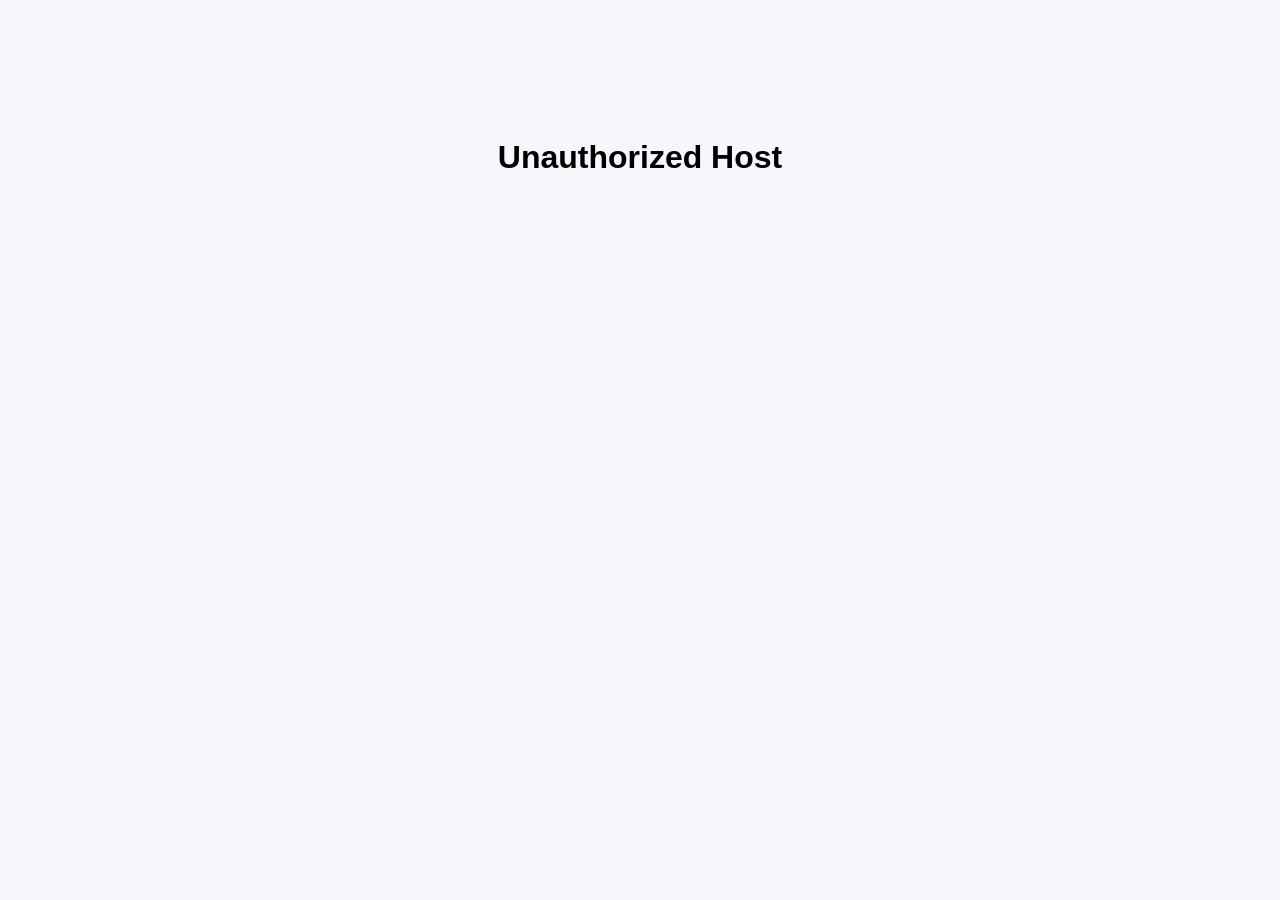
<file: wordcounter.html>
<!DOCTYPE html>
<html lang="en">
<head>
    <meta charset="UTF-8">
    <meta name="viewport" content="width=device-width, initial-scale=1.0">
    <title>Word Counter & Text Analyzer - Calcela</title>
    <meta name="description" content="Free word counter and text analyzer tool. Count words, characters, sentences instantly. Check reading level, keyword density, and get time estimates for your text.">
    <meta name="keywords" content="word counter, text analyzer, character counter, word count tool, sentence counter, reading level, keyword density, text analysis, writing tool, free word counter">
    <meta name="author" content="Calcela">
    <meta name="robots" content="index, follow">

    <meta property="og:title" content="Word Counter & Text Analyzer - Calcela">
    <meta property="og:description" content="Free word counter and text analyzer. Count words, characters, check reading level, keyword density, and get time estimates instantly.">
    <meta property="og:type" content="website">
    <meta property="og:url" content="https://calcela.com/wordcounter">
    <meta property="og:image" content="https://calcela.com/preview.png">
    <meta property="og:site_name" content="Calcela">

    <meta name="twitter:card" content="summary_large_image">
    <meta name="twitter:title" content="Word Counter & Text Analyzer - Calcela">
    <meta name="twitter:description" content="Free word counter and text analyzer tool. Count words, characters, check reading level, keyword density, and time estimates.">
    <meta name="twitter:image" content="https://calcela.com/preview.png">

    <link rel="icon" href="/wicon.png" type="image/png">

    <link rel="canonical" href="https://calcela.com/wordcounter">

    <script type="application/ld+json">
    {
        "@context": "https://schema.org",
        "@type": "WebApplication",
        "name": "Word Counter & Text Analyzer",
        "description": "A free online tool to count words, characters, sentences, and analyze text. Includes reading level analysis, keyword density checking, and time estimates for writers, students, and professionals.",
        "applicationCategory": "UtilityApplication",
        "operatingSystem": "All",
        "url": "https://calcela.com/word-counter",
        "offers": {
            "@type": "Offer",
            "price": "0",
            "priceCurrency": "USD"
        },
        "featureList": [
            "Word counting",
            "Character counting",
            "Sentence counting",
            "Paragraph counting",
            "Reading time estimation",
            "Speaking time estimation",
            "Real-time results",
            "Keyword Density Analysis",
            "Reading Level Analysis"
        ]
    }
    </script>

    
    <script type="application/ld+json">
    {
        "@context": "https://schema.org",
        "@type": "FAQPage",
        "mainEntity": [{
            "@type": "Question",
            "name": "How accurate is the word count?",
            "acceptedAnswer": {
                "@type": "Answer",
                "text": "Our word counter uses precise algorithms to accurately count words, properly handling contractions, hyphenated words, and different text formats for reliable results."
            }
        },{
            "@type": "Question",
            "name": "What is the average reading speed used for time estimates?",
            "acceptedAnswer": {
                "@type": "Answer",
                "text": "Reading time is calculated based on an average reading speed of 250 words per minute, while speaking time uses 150 words per minute, which are standard rates for most adults."
            }
        },{
            "@type": "Question",
            "name": "Can I use this word counter for academic essays?",
            "acceptedAnswer": {
                "@type": "Answer",
                "text": "Yes, our word counter is perfect for academic writing. It provides precise word counts to help you meet essay requirements, track progress, and stay within specified limits."
            }
        }]
    }
    </script>

    <link href="https://fonts.googleapis.com/css2?family=Inter:wght@400;500;600&display=swap" rel="stylesheet">
    <link href="https://fonts.googleapis.com/css2?family=Poppins:wght@600;700&family=Inter:wght@400;500;600&display=swap" rel="stylesheet">
    
    
         <link rel="stylesheet" href="css/header.css">

    <link rel="stylesheet" href="css/wordcounter.css">
</head>
<script defer src='https://static.cloudflareinsights.com/beacon.min.js' data-cf-beacon='{"token": "80df5c09098340d0b9309ba085b48ab1"}'></script>

<body>
    
    <header class="universal-header" role="banner">
        <div class="header-container">
            <div class="header-left">
                <a href="/index" class="brand-name" aria-label="CALCELA - Home">CALCELA</a>
                <div class="nav-divider" aria-hidden="true"></div>
                <a href="/index" class="home-button" aria-label="Go to home page">
                    <svg class="home-icon" viewBox="0 0 24 24" fill="none" stroke="currentColor" stroke-width="2" stroke-linecap="round" stroke-linejoin="round"><path d="M3 9l9-7 9 7v11a2 2 0 0 1-2 2H5a2 2 0 0 1-2-2z"></path><polyline points="9 22 9 12 15 12 15 22"></polyline></svg>
                    <span>Home</span>
                </a>
            </div>
            <div class="search-wrapper">
                <div class="search-container" role="search">
                    <input type="search" class="search-input" placeholder="Search calculators..." id="calculatorSearch" aria-label="Search for calculators" autocomplete="off">
                    <svg class="search-icon" viewBox="0 0 24 24" fill="none" stroke="currentColor" stroke-width="2" stroke-linecap="round" stroke-linejoin="round"><circle cx="11" cy="11" r="8"></circle><path d="m21 21-4.35-4.35"></path></svg>
                    <div class="search-results" id="searchResults" role="listbox"></div>
                </div>
            </div>
        </div>
    </header>

    <div class="main-container">
        
        <div class="analyzer-container">
            <div class="main-heading">
                <h1>Word Counter & Text Analyzer</h1>
                <p>Instantly analyze your text for word count, reading level, keyword density, and more.</p>
            </div>

            <div class="analyzer-inputs">
                <textarea id="text-input" placeholder="Start typing or paste your text here..."></textarea>
                <div class="actions">
                    <button id="clear-button" class="action-button">Clear Text</button>
                    <button id="copy-button" class="action-button">Copy Summary</button>
                </div>
            </div>
            
            <div class="analyzer-results">
                <div class="results">
                    <div class="result-grid">
                        <div class="result-item">
                            <span class="result-label">Words</span>
                            <span class="result-value" id="word-count">0</span>
                        </div>
                        <div class="result-item">
                            <span class="result-label">Characters</span>
                            <span class="result-value" id="char-count">0</span>
                        </div>
                        <div class="result-item">
                            <span class="result-label">Sentences</span>
                            <span class="result-value" id="sentence-count">0</span>
                        </div>
                        <div class="result-item">
                            <span class="result-label">Paragraphs</span>
                            <span class="result-value" id="paragraph-count">0</span>
                        </div>
                        <div class="result-item">
                            <div class="result-label-container">
                                <span class="result-label">Reading Time</span>
                                <span class="tooltip">?
                                    <span class="tooltip-text">Based on an average reading speed of 250 words per minute (WPM).</span>
                                </span>
                            </div>
                            <span class="result-value" id="reading-time">0 sec</span>
                        </div>
                        <div class="result-item">
                            <div class="result-label-container">
                                <span class="result-label">Speaking Time</span>
                                <span class="tooltip">?
                                    <span class="tooltip-text">Based on an average speaking speed of 150 words per minute (WPM).</span>
                                </span>
                            </div>
                            <span class="result-value" id="speaking-time">0 sec</span>
                        </div>
                    </div>

                    <button id="toggle-advanced-button" class="action-button primary">Show More Details</button>

                    <div id="advanced-results" class="advanced-results hidden">
                        <div class="result-item" style="margin-bottom: 20px;">
                            <div class="result-label-container">
                                <span class="result-label">Reading Level</span>
                                <span class="tooltip">?
                                    <span class="tooltip-text">Based on the Flesch-Kincaid Grade Level formula, which assesses text complexity.</span>
                                </span>
                            </div>
                            <span class="result-value" id="reading-level">N/A</span>
                        </div>
                        
                        <div style="display: flex; align-items: center; gap: 8px; margin-bottom: 12px;">
                            <h3 style="margin: 0;">Keyword Density</h3>
                            <span class="tooltip">?
                                <span class="tooltip-text">Each keyword's percentage of the total common words found. The percentages of the top 10 keywords are shown and will add up to 100%.</span>
                            </span>
                        </div>
                        <div id="keyword-density-list">
                            <p id="keyword-placeholder" style="font-size: 13px; color: #7f8c8d;">Start typing to see keyword analysis.</p>
                            <div id="keyword-scroll-container"></div>
                        </div>
                    </div>
                </div>
            </div>
        </div>

    <article class="blog-section">
        <div class="blog-content">
            <h2>Word Counter Tool for Writers and Students</h2>
            <p>Need to count words <strong>quickly and accurately</strong>? Our Word Counter tool provides <strong>instant word count</strong> along with essential text metrics to help you meet requirements and write more effectively. Whether you're working on an essay, article, or any written content, get <strong>precise word counts in real-time</strong>.</p>

            <h3>Why You Need a Reliable Word Counter</h3>
            <p>Word count is fundamental to writing success. From academic assignments with strict requirements to content creation with optimal length targets, knowing your exact word count helps you:</p>
            <ul>
                <li>Meet assignment requirements for essays, reports, and research papers</li>
                <li>Stay within limits for applications, submissions, and publications</li>
                <li>Optimize content length for better reader engagement</li>
                <li>Track writing progress and productivity</li>
                <li>Ensure consistent output across multiple pieces</li>
            </ul>

            <h3>Instant Word Count Results</h3>
            <p>Our word counter delivers <strong>immediate, accurate results</strong> as you type or paste your text. No waiting, no complicated setup – just instant word counting whenever you need it.</p>
            
            <h3>What Our Word Counter Shows You:</h3>
            <ul>
                <li><strong>Word Count:</strong> Precise count of words in your text</li>
                <li><strong>Character Count:</strong> Total characters including and excluding spaces</li>
                <li><strong>Sentence Count:</strong> Number of sentences for structure awareness</li>
                <li><strong>Paragraph Count:</strong> Paragraph organization tracking</li>
            </ul>

            <h3>Time Estimates for Planning</h3>
            <p>Beyond word counting, our tool helps with time management:</p>
            <ul>
                <li><strong>Reading Time:</strong> Estimate based on average 250 words per minute reading speed</li>
                <li><strong>Speaking Time:</strong> Calculate presentation length using 150 words per minute speaking pace</li>
            </ul>
            <p>These features help you plan presentations, estimate reading duration, and manage time effectively.</p>

            <h3>Perfect for Every Writing Need</h3>
            <p><strong>Students</strong></p>
            <ul>
                <li>Meet exact word count requirements for essays and assignments</li>
                <li>Track progress toward minimum word goals</li>
                <li>Ensure you don't exceed maximum limits</li>
                <li>Plan study and writing time effectively</li>
            </ul>
            <p><strong>Content Writers</strong></p>
            <ul>
                <li>Hit target word counts for blog posts and articles</li>
                <li>Maintain consistency across multiple pieces</li>
                <li>Meet client specifications and requirements</li>
                <li>Optimize content length for engagement</li>
            </ul>
            <p><strong>Professionals</strong></p>
            <ul>
                <li>Prepare reports within specified limits</li>
                <li>Time presentations and speeches accurately</li>
                <li>Write proposals that meet submission requirements</li>
                <li>Create consistent documentation</li>
            </ul>

            <h3>How to Use Our Word Counter</h3>
            <p>Using our word counter is simple and straightforward:</p>
            <ol>
                <li>Type or paste your text into the counter</li>
                <li>See instant word count update in real-time</li>
                <li>Check additional metrics like characters and sentences</li>
                <li>Review time estimates for reading and speaking</li>
                <li>Make adjustments as needed to meet your goals</li>
            </ol>

            <h3>Real-Time Counting</h3>
            <p>One of the best features of our word counter is <strong>real-time updates</strong>. As you type, edit, or modify your text, the word count adjusts instantly. This <strong>immediate feedback</strong> helps you:</p>
            <ul>
                <li>Stay on track while writing</li>
                <li>Make quick adjustments to meet targets</li>
                <li>See progress toward your word count goals</li>
                <li>Avoid over-writing or under-writing</li>
            </ul>

            <h3>Accurate and Reliable</h3>
            <p>Our word counter uses <strong>precise algorithms</strong> to ensure accurate counting. Unlike simple text editors that might miss nuances, our tool properly handles:</p>
            <ul>
                <li>Contractions and hyphenated words</li>
                <li>Numbers and special characters</li>
                <li>Different text formats and styles</li>
                <li>Copy-pasted content from various sources</li>
            </ul>

            <h3>Additional Helpful Metrics</h3>
            <p>While word count is the primary focus, our tool provides bonus information:</p>
            <ul>
                <li><strong>Reading Level:</strong> Basic Flesch-Kincaid analysis to understand text complexity</li>
                <li><strong>Keyword Tracking:</strong> See which words appear most frequently in your text</li>
            </ul>
            <p>These extra features give you insight into your writing without overwhelming the core word counting functionality.</p>

            <h3>Free and Easy to Use</h3>
            <p>Our word counter is <strong>completely free with no registration required</strong>. The clean, simple interface keeps the focus on what matters most: getting accurate word counts quickly and easily.</p>

            <h3>Common Word Count Guidelines</h3>
            <p>Here are typical word count targets for different types of content:</p>
            <ul>
                <li><strong>Social media posts:</strong> 50-100 words</li>
                <li><strong>Blog posts:</strong> 300-2,000 words</li>
                <li><strong>Academic essays:</strong> Varies by assignment (500-5,000+ words)</li>
                <li><strong>Articles:</strong> 500-1,500 words</li>
                <li><strong>Reports:</strong> 1,000-10,000+ words</li>
            </ul>
            <p>Use our word counter to hit these targets consistently.</p>

            <h3>Start Counting Words Today</h3>
            <p>Ready to get accurate word counts for your writing? Our word counter tool provides instant results with the additional metrics you need for successful writing. Whether you're a student meeting assignment requirements or a writer optimizing content length, our tool delivers the word count precision you need.</p>
            <p><strong>Simple, fast, and reliable</strong> – that's what makes our word counter the perfect tool for all your writing projects.</p>
        </div>
    </article>
</div>

  <link rel="stylesheet" href="css/legal.css">
    <footer class="site-footer">
        <div class="footer-links">
            <a href="about">About & Contact</a>
            <a href="terms">Terms of Service</a>
            <a href="privacy">Privacy Policy</a>
            <a href="directory">All Calculators</a>
        </div>
        <div class="footer-copyright">
            © 2025 Calcela. All Rights Reserved.
        </div>
    </footer>

    <script src="js/calc.js"></script>
    <script src="js/calculators-database.js"></script>
    <script src="js/header-search.js" defer></script>
    <script src="js/wordcounter.js" defer></script>
</body>
</html>
</file>
<file: css/header.css>
@import url('https://fonts.googleapis.com/css2?family=Poppins:wght@600;700&family=Inter:wght@400;500;600&display=swap');
.universal-header {
position: fixed;
top: 0;
left: 0;
right: 0;
background: #4a90e2;
z-index: 1000;
box-shadow: 0 2px 10px rgba(74, 144, 226, 0.1);
}
.header-container {
max-width: 1200px;
margin: 0 auto;
padding: 16px 20px;
display: flex;
align-items: center;
justify-content: space-between;
gap: 30px;
}
.header-left {
display: flex;
align-items: center;
gap: 24px;
}
.brand-name {
font-family: 'Poppins', sans-serif;
font-size: 24px;
font-weight: 700;
color: white;
letter-spacing: -0.5px;
text-decoration: none;
transition: opacity 0.3s ease;
}
.brand-name:hover {
opacity: 0.9;
}
.nav-divider {
width: 1px;
height: 24px;
background-color: rgba(255, 255, 255, 0.3);
}
.home-button {
display: flex;
align-items: center;
gap: 8px;
padding: 8px 16px;
background-color: transparent;
color: white;
text-decoration: none;
border-radius: 8px;
font-weight: 500;
font-size: 15px;
font-family: 'Inter', sans-serif;
transition: all 0.3s ease;
border: 1px solid rgba(255, 255, 255, 0.2);
}
.home-button:hover {
background-color: rgba(255, 255, 255, 0.1);
border-color: rgba(255, 255, 255, 0.3);
}
.home-icon {
width: 18px;
height: 18px;
flex-shrink: 0;
}
.search-wrapper {
flex: 1;
max-width: 480px;
position: relative;
}
.search-container {
position: relative;
width: 100%;
}
.search-input {
width: 100%;
padding: 10px 44px 10px 18px;
border: none;
border-radius: 8px;
font-size: 15px;
font-family: 'Inter', sans-serif;
transition: all 0.3s ease;
background-color: rgba(255, 255, 255, 0.15);
backdrop-filter: blur(10px);
-webkit-backdrop-filter: blur(10px);
color: white;
}
.search-input::placeholder {
color: rgba(255, 255, 255, 0.7);
}
.search-input:focus {
outline: none;
background-color: white;
color: #2c3e50;
box-shadow: 0 4px 12px rgba(0, 0, 0, 0.15);
}
.search-input:focus::placeholder {
color: #95a5a6;
}
.search-icon {
position: absolute;
right: 14px;
top: 50%;
transform: translateY(-50%);
width: 20px;
height: 20px;
color: rgba(255, 255, 255, 0.7);
pointer-events: none;
transition: color 0.3s ease;
}
.search-input:focus ~ .search-icon {
color: #4a90e2;
}
.search-results {
position: absolute;
top: calc(100% + 8px);
left: 0;
right: 0;
background-color: white;
border-radius: 12px;
box-shadow: 0 8px 24px rgba(0, 0, 0, 0.12);
max-height: 400px;
overflow-y: auto;
display: none;
z-index: 1001;
}
.search-results.show {
display: block;
animation: fadeIn 0.2s ease;
}
@keyframes fadeIn {
from {
opacity: 0;
transform: translateY(-8px);
}
to {
opacity: 1;
transform: translateY(0);
}
}
.search-result-item {
padding: 12px 18px;
border-bottom: 1px solid #f0f4f8;
cursor: pointer;
transition: all 0.2s ease;
text-decoration: none;
display: block;
color: inherit;
}
.search-result-item:last-child {
border-bottom: none;
}
.search-result-item:hover {
background-color: #f8fafc;
}
.search-result-title {
font-weight: 600;
color: #2c3e50;
font-size: 14px;
margin-bottom: 2px;
font-family: 'Inter', sans-serif;
}
.search-result-title strong {
color: #4a90e2;
}
.search-result-description {
font-size: 13px;
color: #7f8c8d;
line-height: 1.4;
font-family: 'Inter', sans-serif;
}
.search-no-results {
padding: 24px;
text-align: center;
color: #7f8c8d;
font-size: 14px;
font-family: 'Inter', sans-serif;
}
.search-loading {
padding: 20px;
text-align: center;
}
.search-spinner {
width: 20px;
height: 20px;
border: 2px solid #e1e8ed;
border-top-color: #4a90e2;
border-radius: 50%;
animation: spin 0.8s linear infinite;
margin: 0 auto;
}
@keyframes spin {
to { transform: rotate(360deg); }
}
body {
padding-top: 72px !important;
}
.search-results::-webkit-scrollbar {
width: 6px;
}
.search-results::-webkit-scrollbar-track {
background: #f8fafc;
border-radius: 3px;
}
.search-results::-webkit-scrollbar-thumb {
background: #cbd5e0;
border-radius: 3px;
}
.search-results::-webkit-scrollbar-thumb:hover {
background: #a0aec0;
}
@media (max-width: 768px) {
.header-container {
padding: 14px 16px;
gap: 16px;
flex-wrap: nowrap;
}
.header-left {
gap: 16px;
flex-shrink: 0;
}
.brand-name {
font-size: 20px;
}
.nav-divider {
height: 20px;
}
.home-button {
padding: 6px 12px;
font-size: 14px;
}
.home-button span {
display: none;
}
.search-wrapper {
max-width: none;
flex: 1;
min-width: 0;
}
.search-input {
padding: 9px 40px 9px 16px;
font-size: 16px;
}
.search-results {
max-height: none;
overflow-y: visible;
position: fixed;
top: 64px;
left: 0;
right: 0;
border-radius: 0;
max-height: calc(100vh - 64px);
overflow-y: auto;
}
body {
padding-top: 64px !important;
}
}
@media (max-width: 480px) {
.header-container {
padding: 12px;
gap: 12px;
}
.header-left {
gap: 12px;
}
.brand-name {
font-size: 18px;
white-space: nowrap;
overflow: hidden;
text-overflow: ellipsis;
}
.home-button {
padding: 6px 10px;
}
.home-icon {
width: 16px;
height: 16px;
}
.search-input {
padding: 8px 36px 8px 14px;
}
.search-icon {
width: 18px;
height: 18px;
right: 12px;
}
.search-results {
top: 60px;
max-height: calc(100vh - 60px);
}
body {
padding-top: 60px !important;
}
}
.home-button:focus-visible,
.search-input:focus-visible {
outline: 2px solid white;
outline-offset: 2px;
}
* {
-webkit-font-smoothing: antialiased;
-moz-osx-font-smoothing: grayscale;
}
.universal-header {
position: fixed !important;
width: 100%;
}
.header-container {
transition: none;
}
</file>
<file: css/main.css>
* {
    margin: 0;
    padding: 0;
    box-sizing: border-box;
}

body {
    font-family: 'Inter', -apple-system, BlinkMacSystemFont, 'Segoe UI', Roboto, sans-serif;
    background-color: #f5f7fa;
    min-height: 100vh;
    display: flex;
    flex-direction: column;
    -webkit-font-smoothing: antialiased;
    -moz-osx-font-smoothing: grayscale;
}

.main-content {
    flex: 1;
    display: flex;
    flex-direction: column;
    align-items: center;
    justify-content: center;
    padding: 40px 20px;
    min-height: calc(100vh - 72px);
}

.hero-section {
    text-align: center;
    max-width: 800px;
    margin-bottom: 60px;
}

.logo-large {
    font-family: 'Poppins', sans-serif;
    font-size: 72px;
    font-weight: 700;
    color: #2c3e50;
    letter-spacing: -2px;
    margin-bottom: 16px;
    background: linear-gradient(135deg, #4a90e2 0%, #357abd 100%);
    -webkit-background-clip: text;
    -webkit-text-fill-color: transparent;
    background-clip: text;
}

.tagline {
    font-size: 20px;
    color: #5a6c7d;
    margin-bottom: 40px;
    font-weight: 400;
}

.main-search-container {
    width: 100%;
    max-width: 600px;
    margin: 0 auto 60px;
    position: relative;
}

.main-search-input {
    width: 100%;
    padding: 20px 60px 20px 24px;
    font-size: 18px;
    border: 2px solid #e1e8ed;
    border-radius: 50px;
    outline: none;
    transition: all 0.3s ease;
    box-shadow: 0 4px 20px rgba(0, 0, 0, 0.08);
    font-family: 'Inter', sans-serif;
}

.main-search-input:focus {
    border-color: #4a90e2;
    box-shadow: 0 4px 20px rgba(74, 144, 226, 0.2);
}

.main-search-input::placeholder {
    color: #95a5a6;
}

.main-search-icon {
    position: absolute;
    right: 24px;
    top: 50%;
    transform: translateY(-50%);
    width: 24px;
    height: 24px;
    color: #7f8c8d;
    cursor: pointer;
    transition: color 0.3s ease;
}

.main-search-input:focus ~ .main-search-icon {
    color: #4a90e2;
}

.main-search-results {
    position: absolute;
    top: calc(100% + 8px);
    left: 0;
    right: 0;
    background-color: white;
    border-radius: 16px;
    box-shadow: 0 8px 32px rgba(0, 0, 0, 0.12);
    max-height: 400px;
    overflow-y: auto;
    display: none;
    z-index: 100;
}

.main-search-results.show {
    display: block;
}

.calculators-section {
    width: 100%;
    max-width: 1200px;
    margin: 0 auto;
}

.calculator-grid {
    display: grid;
    grid-template-columns: repeat(auto-fill, minmax(300px, 1fr));
    gap: 24px;
    width: 100%;
    margin: 0 auto;
}

.calculator-card {
    background: white;
    border-radius: 16px;
    padding: 32px;
    box-shadow: 0 4px 20px rgba(0, 0, 0, 0.08);
    text-decoration: none;
    transition: all 0.3s ease;
    border: 2px solid transparent;
    display: flex;
    flex-direction: column;
}

.calculator-card:hover {
    transform: translateY(-4px);
    box-shadow: 0 8px 32px rgba(0, 0, 0, 0.12);
    border-color: #4a90e2;
}

.calculator-icon {
    width: 48px;
    height: 48px;
    background: linear-gradient(135deg, #4a90e2 0%, #357abd 100%);
    border-radius: 12px;
    display: flex;
    align-items: center;
    justify-content: center;
    margin-bottom: 20px;
    color: white;
}

.calculator-title {
    font-size: 20px;
    font-weight: 600;
    color: #2c3e50;
    margin-bottom: 12px;
    line-height: 1.3;
}

.calculator-description {
    font-size: 15px;
    color: #5a6c7d;
    line-height: 1.5;
}

.pagination {
    display: flex;
    justify-content: center;
    align-items: center;
    gap: 8px;
    margin-top: 40px;
}

.pagination-button {
    padding: 8px 16px;
    border: 1px solid #e1e8ed;
    background: white;
    color: #5a6c7d;
    border-radius: 8px;
    cursor: pointer;
    font-size: 14px;
    font-weight: 500;
    transition: all 0.2s ease;
    text-decoration: none;
}

.pagination-button:hover:not(.active):not(:disabled) {
    border-color: #4a90e2;
    color: #4a90e2;
    background: #f8fafc;
}

.pagination-button.active {
    background: #4a90e2;
    color: white;
    border-color: #4a90e2;
}

.pagination-button:disabled {
    opacity: 0.5;
    cursor: not-allowed;
}

.pagination-info {
    color: #5a6c7d;
    font-size: 14px;
    margin: 0 16px;
}

.feedback-section {
    width: 100%;
    background: white;
    padding: 60px 20px;
    text-align: center;
    border-top: 1px solid #e1e8ed;
    margin-top: 80px;
}

.feedback-content {
    max-width: 600px;
    margin: 0 auto;
}

.feedback-title {
    font-size: 28px;
    font-weight: 600;
    color: #2c3e50;
    margin-bottom: 16px;
}

.feedback-description {
    font-size: 16px;
    color: #5a6c7d;
    margin-bottom: 32px;
    line-height: 1.6;
}

.feedback-button {
    display: inline-flex;
    align-items: center;
    gap: 8px;
    background: linear-gradient(135deg, #4a90e2 0%, #357abd 100%);
    color: white;
    padding: 16px 32px;
    border-radius: 50px;
    text-decoration: none;
    font-weight: 600;
    font-size: 16px;
    transition: all 0.3s ease;
    box-shadow: 0 4px 20px rgba(74, 144, 226, 0.3);
}

.feedback-button:hover {
    transform: translateY(-2px);
    box-shadow: 0 6px 24px rgba(74, 144, 226, 0.4);
}

@media (max-width: 768px) {
    .main-content {
        padding: 20px;
        min-height: calc(100vh - 64px);
    }
    .logo-large { font-size: 48px; }
    .tagline { font-size: 18px; margin-bottom: 30px; }
    .main-search-input { font-size: 16px; padding: 16px 50px 16px 20px; }
    .calculator-grid { grid-template-columns: 1fr; gap: 16px; }
    .calculator-card { padding: 24px; }
    .feedback-section { padding: 40px 20px; margin-top: 60px; }
    .feedback-title { font-size: 24px; }
    .pagination { flex-wrap: wrap; }
    .pagination-info { width: 100%; text-align: center; margin: 8px 0; }
}

@media (max-width: 480px) {
    .main-content { min-height: calc(100vh - 60px); }
    .logo-large { font-size: 40px; letter-spacing: -1px; }
    .tagline { font-size: 16px; }
    .calculator-icon { width: 40px; height: 40px; }
    .calculator-title { font-size: 18px; }
    .calculator-description { font-size: 14px; }
    .feedback-button { padding: 14px 28px; font-size: 15px; }
    .pagination-button { padding: 6px 12px; font-size: 13px; }
}

.main-search-result-item {
    padding: 16px 24px;
    border-bottom: 1px solid #f0f4f8;
    cursor: pointer;
    transition: all 0.2s ease;
    text-decoration: none;
    display: block;
    color: inherit;
}

.main-search-result-item:last-child { border-bottom: none; }
.main-search-result-item:hover { background-color: #f8fafc; }

.main-search-result-title {
    font-weight: 600;
    color: #2c3e50;
    font-size: 16px;
    margin-bottom: 4px;
}

.main-search-result-title strong { color: #4a90e2; }

.main-search-result-description {
    font-size: 14px;
    color: #7f8c8d;
    line-height: 1.4;
}

.main-search-no-results {
    padding: 32px;
    text-align: center;
    color: #7f8c8d;
    font-size: 15px;
}

.main-search-results::-webkit-scrollbar { width: 6px; }
.main-search-results::-webkit-scrollbar-track { background: #f8fafc; border-radius: 3px; }
.main-search-results::-webkit-scrollbar-thumb { background: #cbd5e0; border-radius: 3px; }
.main-search-results::-webkit-scrollbar-thumb:hover { background: #a0aec0; }

.pagination.hidden { display: none; }

.icon-finance svg, .icon-ai svg, .icon-math svg,
.icon-science svg, .icon-health svg, .icon-engineering svg {
    width: 24px;
    height: 24px;
}
</file>
<file: css/legal.css>
body {
    margin: 0;
    padding: 0;
    min-height: 100vh;
    display: flex;
    flex-direction: column;
    font-family: 'Inter', -apple-system, BlinkMacSystemFont, 'Segoe UI', Roboto, sans-serif;
    -webkit-font-smoothing: antialiased;
    -moz-osx-font-smoothing: grayscale;
}

.main-container {
    flex: 1 0 auto; 
    background-color: #f8f9fa;
    padding: 40px 20px;
}

.main-content {
    max-width: 800px;
    margin: 0 auto;
}

.legal-container {
    background-color: #ffffff;
    border-radius: 8px;
    padding: 40px;
    box-shadow: 0 2px 4px rgba(0, 0, 0, 0.1);
    line-height: 1.8;
    color: #333;
}

.legal-container h1 {
    font-size: 2.5rem;
    font-weight: 700;
    color: #1a1a1a;
    margin-bottom: 10px;
    padding-bottom: 20px;
    border-bottom: 2px solid #e9ecef;
}

.legal-container h2 {
    font-size: 1.75rem;
    font-weight: 600;
    color: #2c3e50;
    margin-top: 40px;
    margin-bottom: 20px;
}

.legal-container h3 {
    font-size: 1.25rem;
    font-weight: 600;
    color: #34495e;
    margin-top: 30px;
    margin-bottom: 15px;
}

.legal-container p {
    font-size: 1rem;
    margin-bottom: 16px;
    color: #4a4a4a;
    text-align: justify;
}

.legal-container > p:first-of-type {
    font-style: italic;
    color: #6c757d;
    margin-bottom: 30px;
}

.legal-container ul {
    margin: 20px 0;
    padding-left: 30px;
}

.legal-container li {
    margin-bottom: 12px;
    color: #4a4a4a;
}

.legal-container li strong {
    color: #2c3e50;
}

.legal-container a {
    color: #0066cc;
    text-decoration: none;
    transition: color 0.3s ease;
}

.legal-container a:hover {
    color: #0052a3;
    text-decoration: underline;
}

.site-footer {
    flex-shrink: 0;
    background-color: #2c3e50;
    color: #ecf0f1;
    padding: 30px 20px;
    text-align: center;
    font-family: 'Inter', -apple-system, BlinkMacSystemFont, 'Segoe UI', Roboto, sans-serif;
    min-height: 70px; 
}

.footer-links {
    margin-bottom: 20px;
}

.footer-links a {
    color: #ecf0f1;
    text-decoration: none;
    margin: 0 15px;
    font-size: 0.95rem;
    font-weight: 500;
    transition: color 0.3s ease;
}

.footer-links a:hover {
    color: #3498db;
}

.footer-links a:not(:last-child)::after {
    content: '|';
    margin-left: 15px;
    color: #7f8c8d;
}

.footer-copyright {
    font-size: 0.875rem;
    color: #bdc3c7;
    font-weight: 400;
}

@media (max-width: 768px) {
    .main-container {
        padding: 20px 10px;
    }
    
    .legal-container {
        padding: 25px 20px;
    }
    
    .legal-container h1 {
        font-size: 2rem;
    }
    
    .legal-container h2 {
        font-size: 1.5rem;
    }
    
    .legal-container h3 {
        font-size: 1.15rem;
    }
    
    .legal-container p {
        text-align: left;
    }
    
    .site-footer {
        min-height: 180px; 
    }
    
    .footer-links a {
        display: block;
        margin: 10px 0;
    }
    
    .footer-links a:not(:last-child)::after {
        display: none;
    }
}

@media print {
    .site-footer {
        display: none;
    }
    
    .legal-container {
        box-shadow: none;
        padding: 0;
    }
    
    .main-container {
        background-color: white;
        padding: 0;
    }
}

.legal-container *:focus {
    outline: 2px solid #3498db;
    outline-offset: 2px;
}

html {
    scroll-behavior: smooth;
}
body {
    margin: 0;
    padding: 0;
    min-height: 100vh;
    display: flex;
    flex-direction: column;
    width: 100%; 
    overflow-x: hidden; 
}

.site-footer {
    flex-shrink: 0;
    background-color: #2c3e50;
    color: #ecf0f1;
    padding: 30px 20px;
    text-align: center;
    font-family: 'Inter', -apple-system, BlinkMacSystemFont, 'Segoe UI', Roboto, sans-serif;
    min-height: 70px;
    width: 100%;
    box-sizing: border-box;
}

@media (max-width: 768px) {
    .site-footer {
        min-height: auto;
        padding: 20px 15px;
        width: 100vw;
        margin-left: calc(-50vw + 50%); 
    }
    
    .main-container {
        padding: 20px 10px;
        width: 100%;
        box-sizing: border-box;
    }
}
</file>
<file: css/bmi-calculator.css>
.main-container {
    max-width: 1200px;
    margin: 0 auto;
    padding: 20px;
}

.calculator-container {
    background: #ffffff;
    border-radius: 12px;
    box-shadow: 0 2px 10px rgba(0, 0, 0, 0.1);
    padding: 40px;
    margin-bottom: 40px;
}

.main-heading {
    text-align: center;
    margin-bottom: 40px;
}

.main-heading h1 {
    font-family: 'Poppins', sans-serif;
    font-size: 2.5rem;
    font-weight: 700;
    color: #2c3e50;
    margin-bottom: 10px;
}

.main-heading p {
    font-size: 1.1rem;
    color: #7f8c8d;
    max-width: 600px;
    margin: 0 auto;
}

.unit-toggle {
    display: flex;
    justify-content: center;
    margin-bottom: 30px;
    gap: 0;
    background: #f8f9fa;
    border-radius: 8px;
    padding: 4px;
    width: fit-content;
    margin-left: auto;
    margin-right: auto;
}

.unit-btn {
    padding: 10px 30px;
    border: none;
    background: transparent;
    color: #7f8c8d;
    font-size: 1rem;
    font-weight: 500;
    cursor: pointer;
    border-radius: 6px;
    transition: all 0.3s ease;
}

.unit-btn.active {
    background: #ffffff;
    color: #3498db;
    box-shadow: 0 2px 4px rgba(0, 0, 0, 0.1);
}

.calculator-inputs {
    max-width: 500px;
    margin: 0 auto;
}

.input-group {
    display: flex;
    flex-direction: column;
    gap: 20px;
    margin-bottom: 30px;
}

.input-field {
    display: flex;
    flex-direction: column;
}

.input-field label {
    font-weight: 600;
    color: #2c3e50;
    margin-bottom: 8px;
    font-size: 1rem;
}

.input-wrapper {
    position: relative;
    display: flex;
    align-items: center;
}

.input-wrapper input {
    width: 100%;
    padding: 12px 50px 12px 16px;
    border: 2px solid #e0e0e0;
    border-radius: 8px;
    font-size: 1.1rem;
    transition: border-color 0.3s ease;
}

.input-wrapper input:focus {
    outline: none;
    border-color: #3498db;
}

.unit-label {
    position: absolute;
    right: 16px;
    color: #7f8c8d;
    font-weight: 500;
}

.height-imperial {
    display: flex;
    gap: 10px;
}

.height-imperial .input-wrapper {
    flex: 1;
}

.hidden {
    display: none !important;
}

.calculate-button, .clear-button {
    width: 100%;
    padding: 14px;
    border: none;
    border-radius: 8px;
    font-size: 1.1rem;
    font-weight: 600;
    cursor: pointer;
    transition: all 0.3s ease;
    margin-bottom: 10px;
}

.calculate-button {
    background: #3498db;
    color: white;
}

.calculate-button:hover {
    background: #2980b9;
    transform: translateY(-1px);
    box-shadow: 0 4px 8px rgba(52, 152, 219, 0.3);
}

.clear-button {
    background: #f8f9fa;
    color: #7f8c8d;
}

.clear-button:hover {
    background: #e9ecef;
}

.results-section {
    margin-top: 40px;
    animation: fadeIn 0.5s ease;
}

@keyframes fadeIn {
    from {
        opacity: 0;
        transform: translateY(10px);
    }
    to {
        opacity: 1;
        transform: translateY(0);
    }
}

.bmi-result {
    text-align: center;
    padding: 30px;
    background: #f8f9fa;
    border-radius: 12px;
    margin-bottom: 30px;
}

.bmi-result h2 {
    font-size: 1.5rem;
    color: #2c3e50;
    margin-bottom: 15px;
}

.bmi-value {
    font-size: 4rem;
    font-weight: 700;
    color: #3498db;
    margin-bottom: 10px;
}

.bmi-category {
    font-size: 1.5rem;
    font-weight: 600;
    padding: 8px 20px;
    border-radius: 20px;
    display: inline-block;
}

.underweight {
    background: #e3f2fd;
    color: #1976d2;
}

.normal {
    background: #e8f5e9;
    color: #388e3c;
}

.overweight {
    background: #fff3e0;
    color: #f57c00;
}

.obese {
    background: #ffebee;
    color: #d32f2f;
}

.bmi-scale {
    position: relative;
    margin: 40px 0;
    padding: 20px 0;
}

.scale-bar {
    display: flex;
    height: 30px;
    border-radius: 15px;
    overflow: hidden;
    margin-bottom: 10px;
}

.scale-segment {
    flex: 1;
}

.scale-segment.underweight {
    background: #64b5f6;
}

.scale-segment.normal {
    background: #81c784;
}

.scale-segment.overweight {
    background: #ffb74d;
}

.scale-segment.obese {
    background: #e57373;
}

.scale-pointer {
    position: absolute;
    top: 15px;
    width: 0;
    height: 0;
    border-left: 10px solid transparent;
    border-right: 10px solid transparent;
    border-top: 20px solid #2c3e50;
    transform: translateX(-50%);
    transition: left 0.5s ease;
}

.scale-labels {
    display: flex;
    justify-content: space-between;
    margin-top: 20px;
    font-size: 0.9rem;
    color: #7f8c8d;
}

.scale-labels span {
    text-align: center;
    flex: 1;
}


.bmi-interpretation {
    background: #f8f9fa;
    padding: 30px;
    border-radius: 12px;
    margin-bottom: 30px;
}

.bmi-interpretation h3 {
    color: #2c3e50;
    margin-bottom: 15px;
}

.bmi-interpretation p {
    color: #5a6c7d;
    line-height: 1.6;
    margin-bottom: 20px;
}

.health-tips {
    background: white;
    padding: 20px;
    border-radius: 8px;
    border-left: 4px solid #3498db;
}

.health-tips h4 {
    color: #2c3e50;
    margin-bottom: 10px;
}

.health-tips ul {
    list-style: none;
    padding: 0;
}

.health-tips li {
    padding: 8px 0;
    padding-left: 25px;
    position: relative;
}

.health-tips li:before {
    content: "✓";
    position: absolute;
    left: 0;
    color: #27ae60;
    font-weight: bold;
}


.bmi-chart-reference {
    margin-bottom: 30px;
}

.bmi-chart-reference h3 {
    color: #2c3e50;
    margin-bottom: 20px;
}

.bmi-table {
    width: 100%;
    border-collapse: collapse;
    background: white;
    border-radius: 8px;
    overflow: hidden;
    box-shadow: 0 2px 4px rgba(0, 0, 0, 0.05);
}

.bmi-table th {
    background: #f8f9fa;
    padding: 15px;
    text-align: left;
    font-weight: 600;
    color: #2c3e50;
    border-bottom: 2px solid #e0e0e0;
}

.bmi-table td {
    padding: 15px;
    border-bottom: 1px solid #f0f0f0;
}

.bmi-table tr:last-child td {
    border-bottom: none;
}

.underweight-row td:first-child {
    border-left: 4px solid #64b5f6;
}

.normal-row td:first-child {
    border-left: 4px solid #81c784;
}

.overweight-row td:first-child {
    border-left: 4px solid #ffb74d;
}

.obese-row td:first-child {
    border-left: 4px solid #e57373;
}


.additional-info {
    display: grid;
    grid-template-columns: repeat(auto-fit, minmax(250px, 1fr));
    gap: 20px;
    margin-bottom: 30px;
}

.info-card {
    background: #f8f9fa;
    padding: 25px;
    border-radius: 12px;
    text-align: center;
}

.info-card h4 {
    color: #2c3e50;
    margin-bottom: 10px;
    font-size: 1.1rem;
}

.info-card p {
    font-size: 1.8rem;
    font-weight: 600;
    color: #3498db;
    margin: 0;
}

.info-card small {
    color: #7f8c8d;
    font-size: 0.9rem;
}


.disclaimer {
    background: #fff3cd;
    border: 1px solid #ffeaa7;
    border-radius: 8px;
    padding: 20px;
    margin-top: 30px;
}

.disclaimer h3 {
    color: #856404;
    margin-bottom: 10px;
    font-size: 1.1rem;
}

.disclaimer p {
    color: #856404;
    line-height: 1.6;
    margin: 0;
}


.blog-section {
    background: white;
    border-radius: 12px;
    box-shadow: 0 2px 10px rgba(0, 0, 0, 0.1);
    padding: 40px;
}

.blog-content {
    max-width: 800px;
    margin: 0 auto;
}

.blog-content h2 {
    font-family: 'Poppins', sans-serif;
    font-size: 2rem;
    color: #2c3e50;
    margin-bottom: 20px;
}

.blog-content h3 {
    font-family: 'Poppins', sans-serif;
    font-size: 1.5rem;
    color: #2c3e50;
    margin-top: 30px;
    margin-bottom: 15px;
}

.blog-content p {
    color: #5a6c7d;
    line-height: 1.8;
    margin-bottom: 20px;
}

.blog-content ul, .blog-content ol {
    color: #5a6c7d;
    line-height: 1.8;
    margin-bottom: 20px;
    padding-left: 30px;
}

.blog-content li {
    margin-bottom: 10px;
}

.blog-content strong {
    color: #2c3e50;
}


@media (max-width: 768px) {
    .calculator-container {
        padding: 20px;
    }

    .main-heading h1 {
        font-size: 2rem;
    }

    .main-heading p {
        font-size: 1rem;
    }

    .unit-btn {
        padding: 8px 20px;
        font-size: 0.9rem;
    }

    .bmi-value {
        font-size: 3rem;
    }

    .bmi-category {
        font-size: 1.2rem;
    }

    .scale-labels {
        font-size: 0.8rem;
    }

    .scale-labels span {
        font-size: 0.75rem;
    }

    .bmi-table {
        font-size: 0.9rem;
    }

    .bmi-table th, .bmi-table td {
        padding: 10px;
    }

    .additional-info {
        grid-template-columns: 1fr;
    }

    .blog-section {
        padding: 20px;
    }

    .blog-content h2 {
        font-size: 1.5rem;
    }

    .blog-content h3 {
        font-size: 1.2rem;
    }
}

@media (max-width: 480px) {
    .main-heading h1 {
        font-size: 1.75rem;
    }

    .height-imperial {
        flex-direction: column;
    }

    .scale-labels span {
        font-size: 0.7rem;
    }
}


.input-wrapper.error input {
    border-color: #e74c3c;
}

.error-message {
    color: #e74c3c;
    font-size: 0.9rem;
    margin-top: 5px;
}


.loading {
    display: inline-block;
    width: 20px;
    height: 20px;
    border: 3px solid #f3f3f3;
    border-top: 3px solid #3498db;
    border-radius: 50%;
    animation: spin 1s linear infinite;
}

@keyframes spin {
    0% { transform: rotate(0deg); }
    100% { transform: rotate(360deg); }
}


@media print {
    .universal-header,
    .unit-toggle,
    .calculate-button,
    .clear-button,
    .blog-section,
    .site-footer {
        display: none;
    }

    .calculator-container {
        box-shadow: none;
        border: 1px solid #ddd;
    }

    .results-section {
        page-break-inside: avoid;
    }
}
</file>
<file: css/wordcounter.css>
.universal-header{position:absolute;top:0;left:0;right:0;background:#4a90e2;z-index:1000;box-shadow:0 2px 10px rgba(74,144,226,.1)}
.header-container{max-width:1200px;margin:0 auto;padding:16px 20px;display:flex;align-items:center;justify-content:space-between;gap:30px}
.header-left{display:flex;align-items:center;gap:24px}
.brand-name{font-family:'Poppins',sans-serif;font-size:24px;font-weight:700;color:#fff;letter-spacing:-.5px;text-decoration:none;transition:opacity .3s ease}
.brand-name:hover{opacity:.9}
.nav-divider{width:1px;height:24px;background-color:rgba(255,255,255,.3)}
.home-button{display:flex;align-items:center;gap:8px;padding:8px 16px;background-color:transparent;color:#fff;text-decoration:none;border-radius:8px;font-weight:500;font-size:15px;font-family:'Inter',sans-serif;transition:all .3s ease;border:1px solid rgba(255,255,255,.2)}
.home-button:hover{background-color:rgba(255,255,255,.1);border-color:rgba(255,255,255,.3)}
.home-icon{width:18px;height:18px;flex-shrink:0}
.search-wrapper{flex:1;max-width:480px;position:relative}
.search-container{position:relative;width:100%}
.search-input{width:100%;padding:10px 44px 10px 18px;border:none;border-radius:8px;font-size:15px;font-family:'Inter',sans-serif;transition:all .3s ease;background-color:rgba(255,255,255,.15);backdrop-filter:blur(10px);-webkit-backdrop-filter:blur(10px);color:#fff}
.search-input::placeholder{color:rgba(255,255,255,.7)}
.search-input:focus{outline:none;background-color:#fff;color:#2c3e50;box-shadow:0 4px 12px rgba(0,0,0,.15)}
.search-input:focus::placeholder{color:#95a5a6}
.search-icon{position:absolute;right:14px;top:50%;transform:translateY(-50%);width:20px;height:20px;color:rgba(255,255,255,.7);pointer-events:none;transition:color .3s ease}
.search-input:focus~.search-icon{color:#4a90e2}
.search-results{position:absolute;top:calc(100% + 8px);left:0;right:0;background-color:#fff;border-radius:12px;box-shadow:0 8px 24px rgba(0,0,0,.12);max-height:400px;overflow-y:auto;display:none;z-index:1001}
.search-results.show{display:block;animation:fadeIn .2s ease}
@keyframes fadeIn{from{opacity:0;transform:translateY(-8px)}to{opacity:1;transform:translateY(0)}}
.search-result-item{padding:12px 18px;border-bottom:1px solid #f0f4f8;cursor:pointer;transition:all .2s ease;text-decoration:none;display:block;color:inherit}
.search-result-item:last-child{border-bottom:none}
.search-result-item:hover{background-color:#f8fafc}
.search-result-title{font-weight:600;color:#2c3e50;font-size:14px;margin-bottom:2px;font-family:'Inter',sans-serif}
.search-result-title strong{color:#4a90e2}
.search-result-description{font-size:13px;color:#7f8c8d;line-height:1.4;font-family:'Inter',sans-serif}
.search-no-results{padding:24px;text-align:center;color:#7f8c8d;font-size:14px;font-family:'Inter',sans-serif}
body{padding-top:72px!important}
@media (max-width:768px){.header-container{padding:14px 16px;gap:16px}.header-left{gap:16px}.brand-name{font-size:20px}.nav-divider{height:20px}.home-button{padding:6px 12px;font-size:14px}.home-button span{display:none}.search-wrapper{max-width:none}.search-input{padding:9px 40px 9px 16px;font-size:16px}.search-results{border-radius:0 0 12px 12px;max-height:calc(100vh - 80px)}body{padding-top:64px!important}}
@media (max-width:480px){.header-container{padding:12px;gap:12px}.header-left{gap:12px}.brand-name{font-size:18px}.home-button{padding:6px 10px}.home-icon{width:16px;height:16px}.search-input{padding:8px 36px 8px 14px}.search-icon{width:18px;height:18px;right:12px}body{padding-top:60px!important}}

* { margin: 0; padding: 0; box-sizing: border-box; transition: color 0.2s ease, background-color 0.2s ease, border-color 0.2s ease; }
body { font-family: 'Inter', -apple-system, BlinkMacSystemFont, 'Segoe UI', Roboto, sans-serif; background-color: #f5f7fa; min-height: 100vh; padding: 20px; padding-top: 92px !important; -webkit-font-smoothing: antialiased; -moz-osx-font-smoothing: grayscale; line-height: 1.6; }
@media (max-width: 768px) { body { padding-top: 84px !important; } }
@media (max-width: 480px) { body { padding-top: 80px !important; } }
.main-container {
    flex: 1 0 auto; 
    width: 100%;    
    background-color: #f8f9fa;
    padding: 40px 20px;
}
.main-heading { text-align: center; margin-bottom: 30px; }
.main-heading h1 { color: #2c3e50; font-size: 28px; font-weight: 600; margin-bottom: 10px; }
.main-heading p { color: #5a6c7d; font-size: 16px; max-width: 700px; margin: 0 auto; }

.analyzer-container { background-color: white; border-radius: 20px; padding: 40px; box-shadow: 0 10px 30px rgba(0, 0, 0, 0.08); width: 100%; max-width: 1200px; margin: 20px auto 60px; }
@media (min-width: 992px) {
    .analyzer-container { display: grid; grid-template-columns: 1fr 420px; gap: 40px; padding: 40px 50px; }
    .analyzer-container .main-heading { grid-column: 1 / -1; }
}
@media (max-width: 991px) { .analyzer-container { max-width: 700px; } }

.analyzer-inputs textarea { width: 100%; padding: 18px; border: 2px solid #e1e8ed; border-radius: 12px; font-size: 16px; font-family: inherit; background-color: #fafbfc; resize: vertical; min-height: 400px; height: 60vh; }
.analyzer-inputs textarea:focus { outline: none; border-color: #4a90e2; background-color: white; box-shadow: 0 0 0 3px rgba(74, 144, 226, 0.1); }
.actions { display: flex; gap: 12px; margin-top: 16px; }
.action-button { background-color: #f0f4f8; border: 1px solid #e1e8ed; color: #5a6c7d; padding: 10px 16px; border-radius: 8px; cursor: pointer; font-size: 14px; font-weight: 500; transition: all 0.2s ease; flex-grow: 1; text-align: center; }
.action-button:hover { background-color: #e1e8ed; color: #2c3e50; }
.action-button.primary { background-color: #4a90e2; color: white; border-color: #4a90e2; }
.action-button.primary:hover { background-color: #3a7cc2; border-color: #3a7cc2; }

.analyzer-results { height: fit-content; }
.results { padding: 24px; background-color: #f8fafc; border-radius: 12px; border: 1px solid #e1e8ed; }
@media (max-width: 991px) { .results { margin-top: 32px; } }

.result-grid { display: grid; grid-template-columns: 1fr 1fr; gap: 16px; margin-bottom: 24px; }
.result-item { background-color: white; padding: 16px; border-radius: 10px; box-shadow: 0 2px 4px rgba(0,0,0,0.04); }
.result-label-container { display: flex; align-items: center; gap: 6px; margin-bottom: 6px; }
.result-label { color: #5a6c7d; font-size: 13px; display: block; }
.result-value { color: #2c3e50; font-size: 20px; font-weight: 600; }

.tooltip { position: relative; display: inline-flex; align-items: center; justify-content: center; width: 16px; height: 16px; border-radius: 50%; background-color: #d0d7de; color: #5a6c7d; font-size: 11px; font-weight: bold; cursor: help; }
.tooltip .tooltip-text { visibility: hidden; width: 220px; background-color: #34495e; color: #fff; text-align: center; border-radius: 6px; padding: 8px; position: absolute; z-index: 1; bottom: 140%; left: 50%; margin-left: -110px; opacity: 0; transition: opacity 0.3s; font-size: 12px; font-weight: 400; line-height: 1.4; }
.tooltip:hover .tooltip-text { visibility: visible; opacity: 1; }

.advanced-results { margin-top: 24px; padding-top: 24px; border-top: 1px solid #e1e8ed; }
.advanced-results.hidden { display: none; }
.advanced-results h3 { font-size: 16px; font-weight: 600; color: #34495e; margin-bottom: 12px; }
#keyword-scroll-container { max-height: 180px; overflow-y: auto; padding-right: 8px; display: flex; flex-direction: column; gap: 8px; }
.keyword-item { background-color: white; border: 1px solid #e1e8ed; padding: 8px 12px; border-radius: 8px; font-size: 13px; display: flex; justify-content: space-between; align-items: center; }
.keyword-info { white-space: nowrap; overflow: hidden; text-overflow: ellipsis; }
.keyword-percentage { flex-shrink: 0; font-weight: 600; }

.blog-section { background-color: white; border-radius: 20px; padding: 40px; box-shadow: 0 10px 30px rgba(0, 0, 0, 0.08); max-width: 1200px; margin: 0 auto; }
@media (min-width: 992px) { .blog-section { padding: 50px 60px; } .blog-content { max-width: 800px; margin: 0 auto; } }
.blog-content { color: #34495e; font-size: 17px; line-height: 1.8; color: #2c3e50; }
.blog-content h2 { font-size: 32px; line-height: 1.3; margin-bottom: 24px; color: #2c3e50; text-align: center; }
.blog-content h3 { color: #34495e; font-size: 22px; font-weight: 600; margin-bottom: 15px; margin-top: 30px; }
.blog-content p, .blog-content ul, .blog-content ol { margin-bottom: 20px; }
.blog-content ul, .blog-content ol { padding-left: 20px; }
.blog-content li { margin-bottom: 10px; }
.blog-content strong { font-weight: 600; color: #2c3e50; }
</file>
